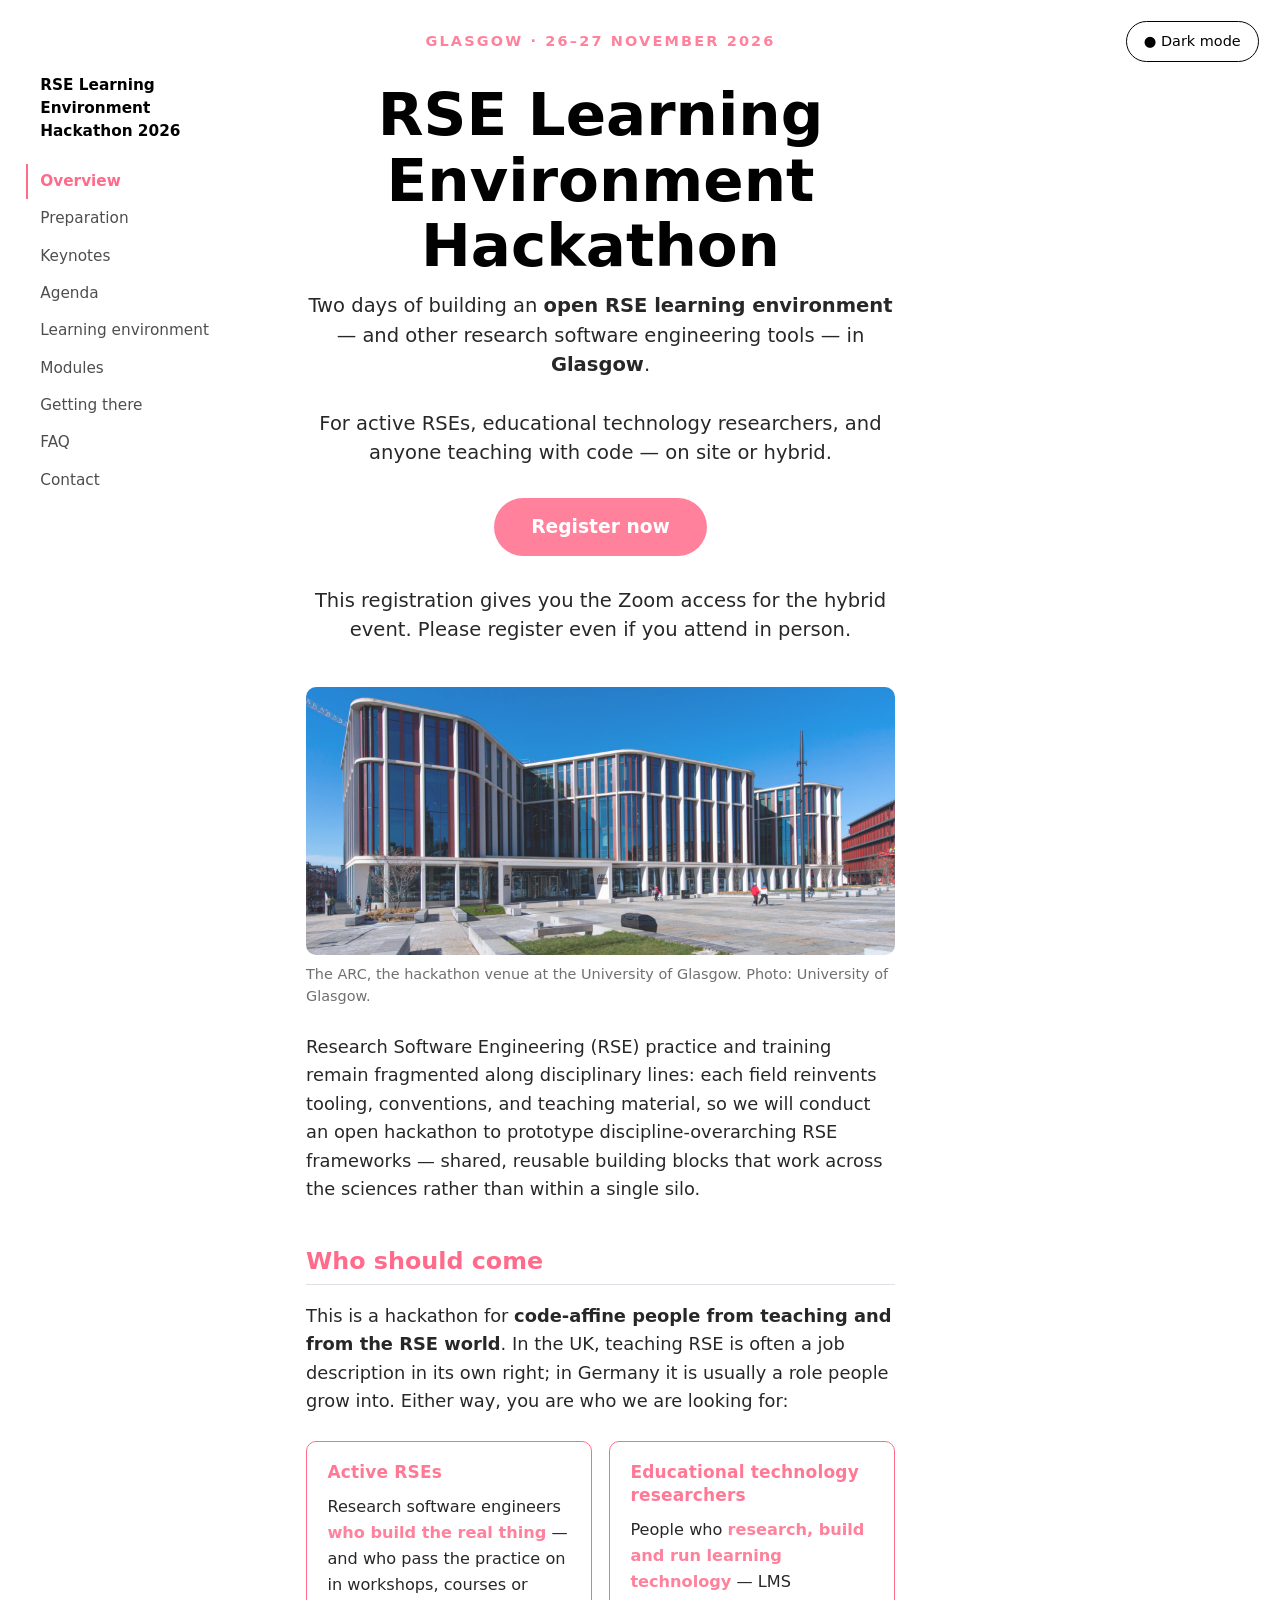
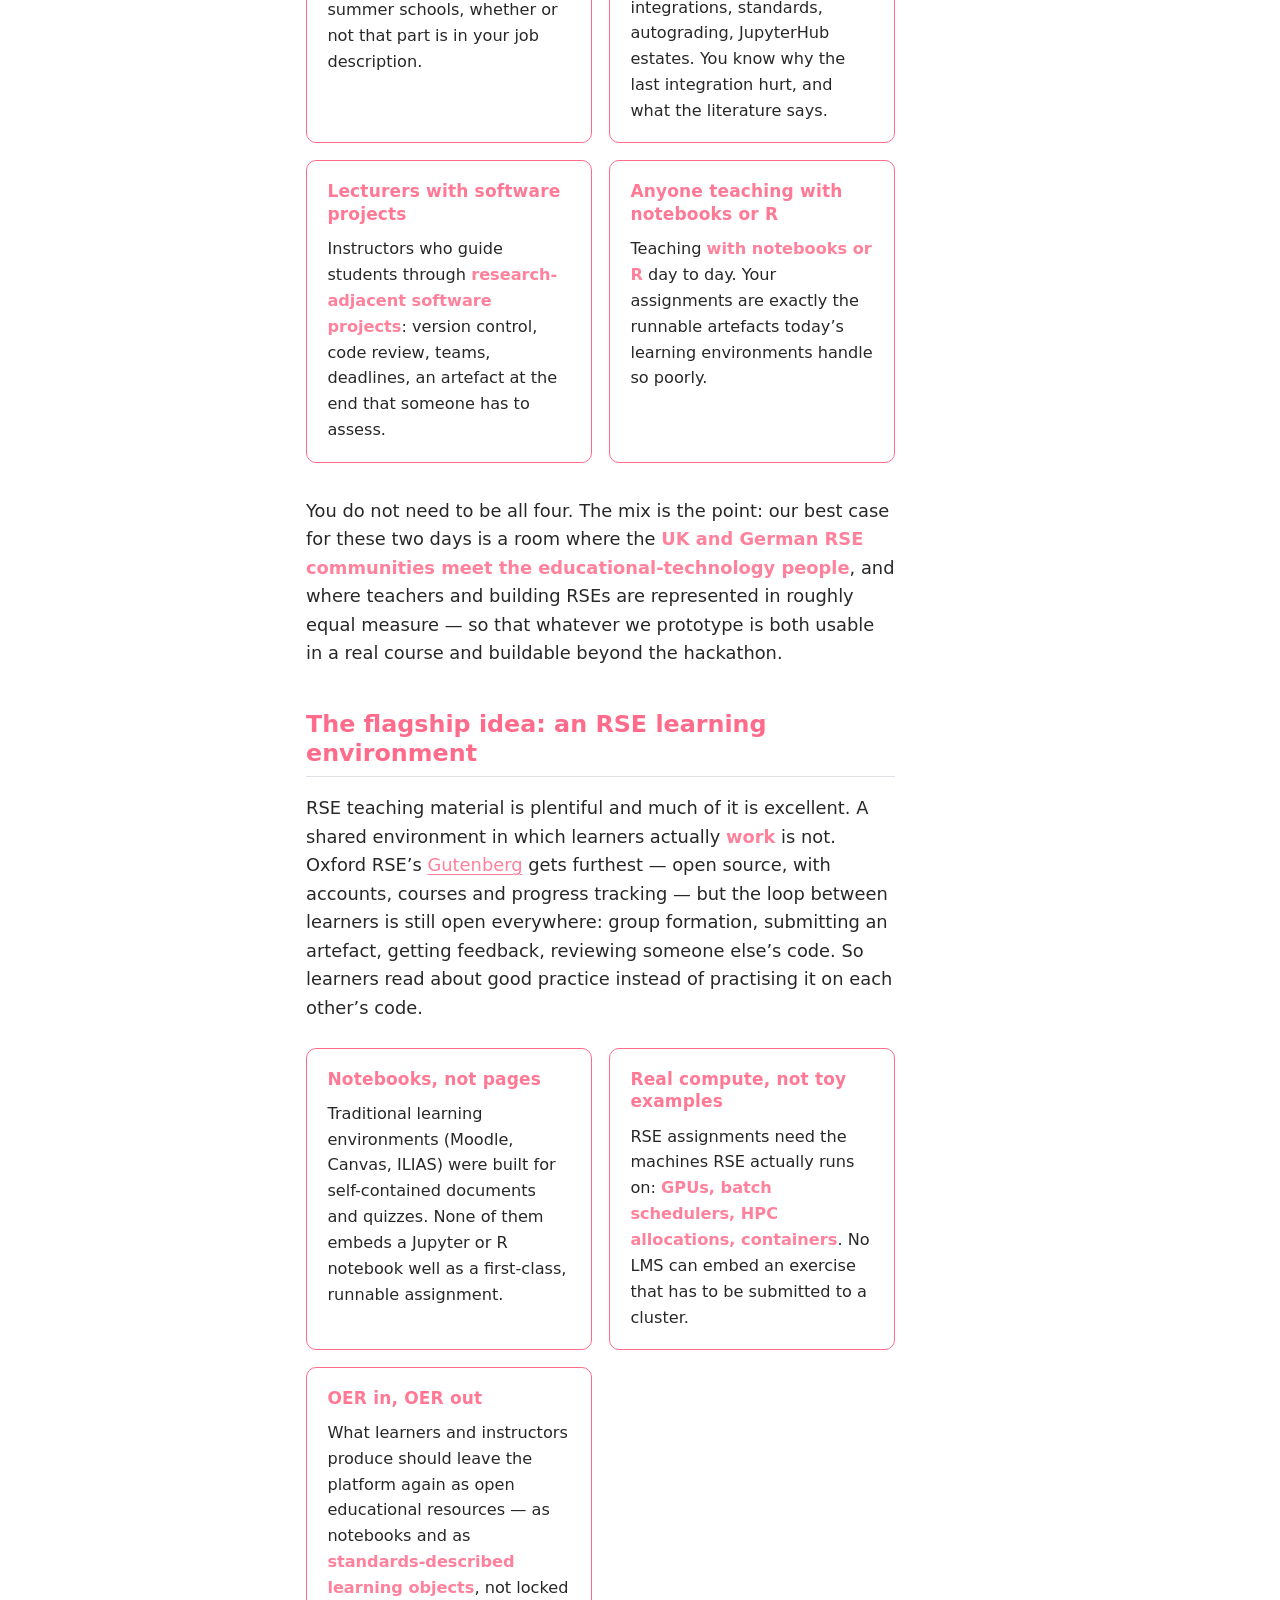
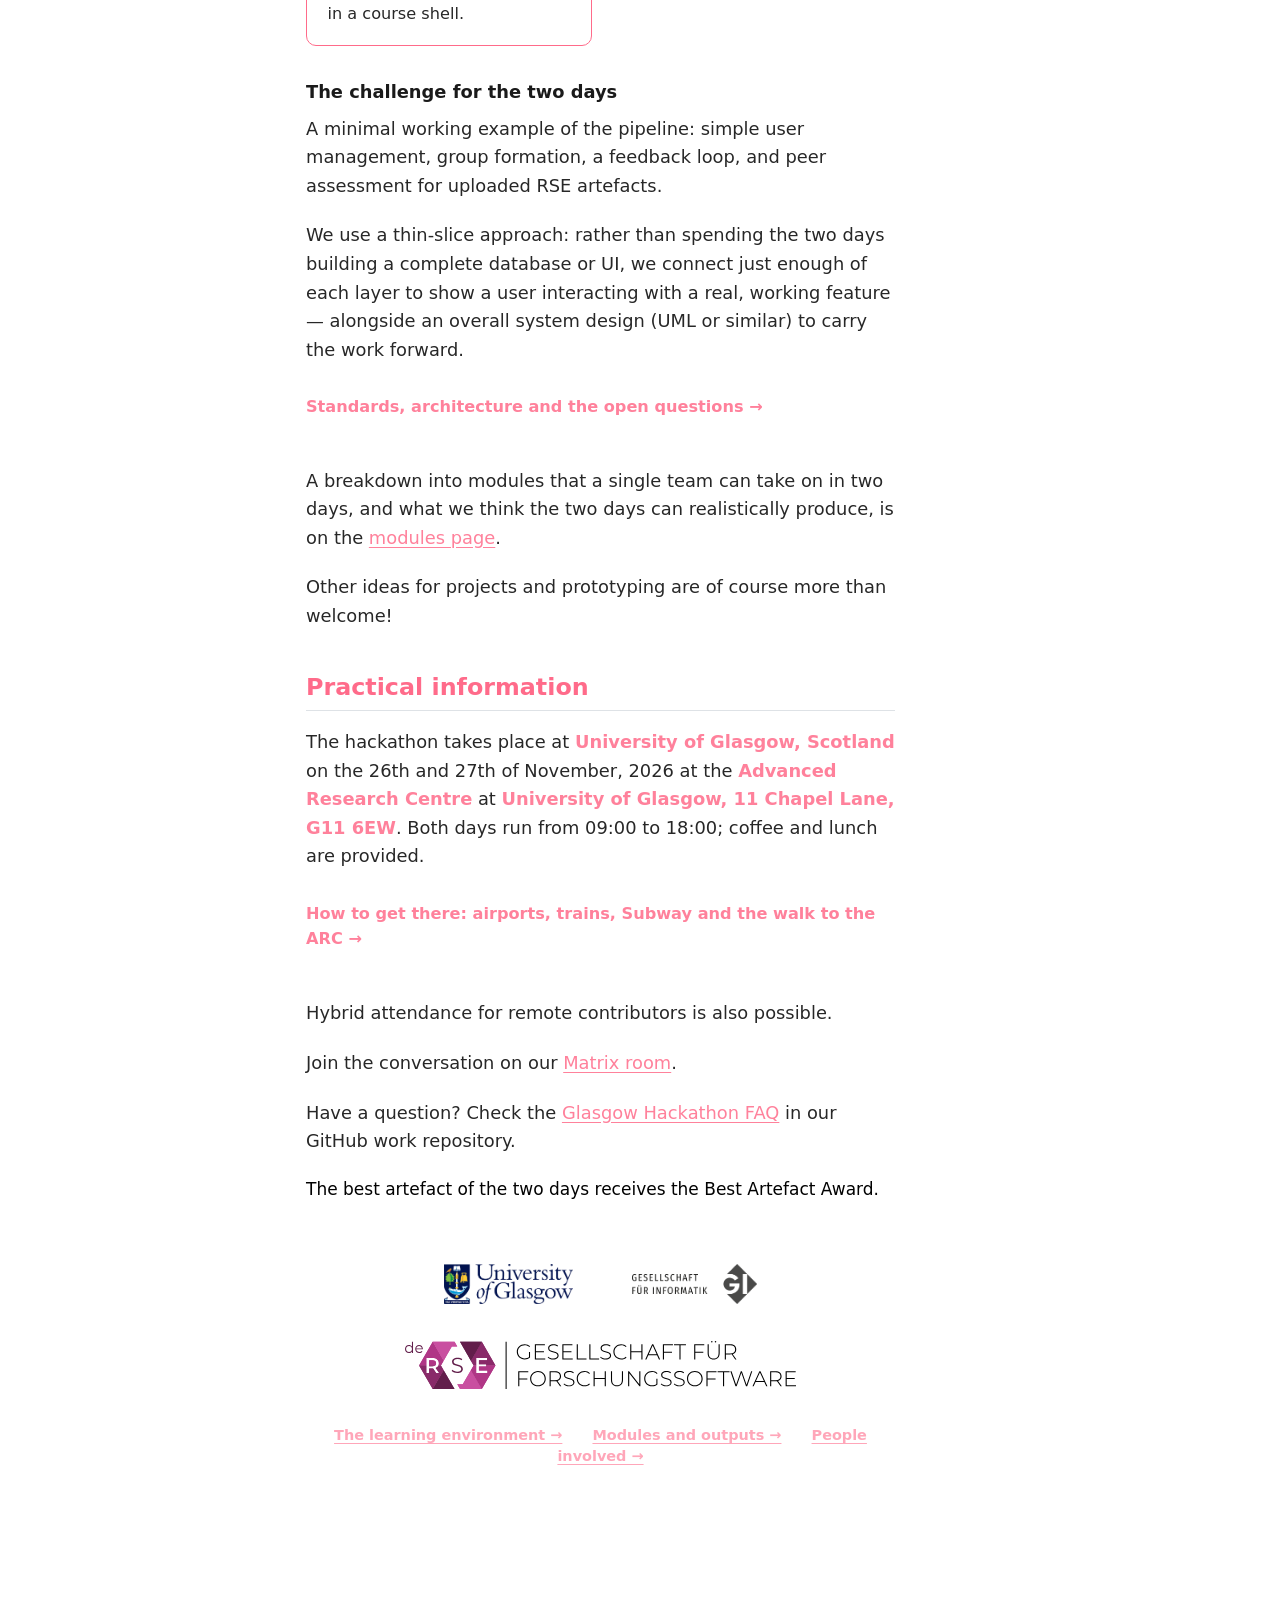
<file: index.html>
<!DOCTYPE html>
<html xmlns="http://www.w3.org/1999/xhtml" lang="en" xml:lang="en"><head>

<meta charset="utf-8">
<meta name="generator" content="quarto-1.11.9">

<meta name="viewport" content="width=device-width, initial-scale=1.0, user-scalable=yes">


<title>RSE Learning Environment Hackathon 2026</title>
<style>
/* Default styles provided by pandoc.
** See https://pandoc.org/MANUAL.html#variables-for-html for config info.
*/
span.smallcaps{font-variant: small-caps;}
div.columns{display: flex; gap: 1.5em;}
div.column{flex: auto;}
@media screen {
div.columns{gap: min(4vw, 1.5em);}
div.column{overflow-x: auto;}
}
div.hanging-indent{margin-left: 1.5em; text-indent: -1.5em;}
ul.task-list{list-style: none;}
ul.task-list li input[type="checkbox"] {
  width: 0.8em;
  margin: 0 0.8em 0.2em -1em; /* quarto-specific, see https://github.com/quarto-dev/quarto-cli/issues/4556 */ 
  vertical-align: middle;
}
</style>


<script src="site_libs/quarto-nav/quarto-nav.js"></script>
<script src="site_libs/clipboard/clipboard.min.js"></script>
<script src="site_libs/quarto-search/autocomplete.umd.js"></script>
<script src="site_libs/quarto-search/fuse.min.js"></script>
<script src="site_libs/quarto-search/quarto-search.js"></script>
<meta name="quarto:offset" content="./">
<script src="site_libs/quarto-html/quarto.js" type="module"></script>
<script src="site_libs/quarto-html/tabsets/tabsets.js" type="module"></script>
<script src="site_libs/quarto-html/scrollable-regions/scrollable-regions.js" type="module"></script>
<script src="site_libs/quarto-html/popper.min.js"></script>
<script src="site_libs/quarto-html/tippy.umd.min.js"></script>
<script src="site_libs/quarto-html/anchor.min.js"></script>
<link href="site_libs/quarto-html/tippy.css" rel="stylesheet">
<link href="site_libs/quarto-html/quarto-syntax-highlighting-63b5708e65d6cd79cd7618c58d0c21e7.css" rel="stylesheet" id="quarto-text-highlighting-styles">
<script src="site_libs/bootstrap/bootstrap.min.js"></script>
<link href="site_libs/bootstrap/bootstrap-icons.css" rel="stylesheet">
<link href="site_libs/bootstrap/bootstrap-49ae317fcdc1ec168ae28e3f59788e2d.min.css" rel="stylesheet" append-hash="true" id="quarto-bootstrap" data-mode="light">
<script id="quarto-search-options" type="application/json">{
  "location": "sidebar",
  "copy-button": false,
  "collapse-after": 3,
  "panel-placement": "start",
  "type": "textbox",
  "limit": 50,
  "keyboard-shortcut": [
    "f",
    "/",
    "s"
  ],
  "show-item-context": false,
  "language": {
    "search-no-results-text": "No results",
    "search-matching-documents-text": "matching documents",
    "search-copy-link-title": "Copy link to search",
    "search-hide-matches-text": "Hide additional matches",
    "search-more-match-text": "more match in this document",
    "search-more-matches-text": "more matches in this document",
    "search-clear-button-title": "Clear",
    "search-text-placeholder": "",
    "search-detached-cancel-button-title": "Cancel",
    "search-submit-button-title": "Submit",
    "search-label": "Search"
  }
}</script>


</head>

<body class="quarto-light"><a id="quarto-skip-link" class="visually-hidden-focusable" href="#quarto-document-content">Skip to main content</a>

<div id="quarto-search-results"></div>
<!-- content -->
<div id="quarto-content" class="quarto-container page-columns page-rows-contents page-layout-full">
<!-- sidebar -->
<!-- margin-sidebar -->
    
<!-- main -->
<main class="content column-page" id="quarto-document-content" tabindex="-1"><header id="title-block-header" class="quarto-title-block"></header>
<nav class="site-nav" aria-label="Site">
  <a class="site-nav-title" href="index.html">RSE Learning Environment Hackathon 2026</a>
  <a href="index.html">Overview</a>
  <a href="preparation.html">Preparation</a>
  <a href="keynotes.html">Keynotes</a>
  <a href="agenda.html">Agenda</a>
  <a href="learning-environment.html">Learning environment</a>
  <a href="modules.html">Modules</a>
  <a href="getting-there.html">Getting there</a>
  <a href="https://github.com/juliandehne/rse_learning_environment/wiki/Glasgow-Hackathon-FAQ" target="_blank" rel="noopener">FAQ</a>
  <a href="contacts.html">Contact</a>
</nav>
<script>
(function () {
  var page = location.pathname.split('/').pop() || 'index.html';
  document.querySelectorAll('.site-nav a:not(.site-nav-title)').forEach(function (a) {
    if (a.getAttribute('href') === page) a.setAttribute('aria-current', 'page');
  });
})();
</script>




<div class="hero">
<div class="hero-top">
<p><span class="eyebrow">Glasgow · 26–27 November 2026</span></p>
<section id="rse-learning-environment-hackathon" class="level1">
<h1>RSE Learning Environment Hackathon</h1>
<p>Two days of building an <strong>open RSE learning environment</strong> — and other research software engineering tools — in <strong>Glasgow</strong>.</p>
<p>For active RSEs, educational technology researchers, and anyone teaching with code — on site or hybrid.</p>
<p><a href="https://uni-bonn.zoom-x.de/meeting/register/XrfyBhd4SVaFdYomJXwidg" class="cta" target="_blank">Register now</a></p>
<p>This registration gives you the Zoom access for the hybrid event. Please register even if you attend in person.</p>
</section>
</div>
<div class="hero-body">
<div class="quarto-figure quarto-figure-center">
<figure class="figure">
<p><img src="venue/arc-exterior.jpg" class="venue-photo img-fluid figure-img" alt="The ARC, a curved glass-and-white building, against a clear blue sky"></p>
<figcaption>The ARC, the hackathon venue at the University of Glasgow. Photo: University of Glasgow.</figcaption>
</figure>
</div>
<p>Research Software Engineering (RSE) practice and training remain fragmented along disciplinary lines: each field reinvents tooling, conventions, and teaching material, so we will conduct an open hackathon to prototype discipline-overarching RSE frameworks — shared, reusable building blocks that work across the sciences rather than within a single silo.</p>
<section id="who-should-come" class="level2">
<h2 class="anchored" data-anchor-id="who-should-come">Who should come</h2>
<p>This is a hackathon for <strong>code-affine people from teaching and from the RSE world</strong>. In the UK, teaching RSE is often a job description in its own right; in Germany it is usually a role people grow into. Either way, you are who we are looking for:</p>
<div class="why-grid">
<section id="active-rses" class="level3 why-card">
<h3 class="anchored" data-anchor-id="active-rses">Active RSEs</h3>
<p>Research software engineers <span class="highlight">who build the real thing</span> — and who pass the practice on in workshops, courses or summer schools, whether or not that part is in your job description.</p>
</section>
<section id="educational-technology-researchers" class="level3 why-card">
<h3 class="anchored" data-anchor-id="educational-technology-researchers">Educational technology researchers</h3>
<p>People who <span class="highlight">research, build and run learning technology</span> — LMS integrations, standards, autograding, JupyterHub estates. You know why the last integration hurt, and what the literature says.</p>
</section>
<section id="lecturers-with-software-projects" class="level3 why-card">
<h3 class="anchored" data-anchor-id="lecturers-with-software-projects">Lecturers with software projects</h3>
<p>Instructors who guide students through <span class="highlight">research-adjacent software projects</span>: version control, code review, teams, deadlines, an artefact at the end that someone has to assess.</p>
</section>
<section id="anyone-teaching-with-notebooks-or-r" class="level3 why-card">
<h3 class="anchored" data-anchor-id="anyone-teaching-with-notebooks-or-r">Anyone teaching with notebooks or R</h3>
<p>Teaching <span class="highlight">with notebooks or R</span> day to day. Your assignments are exactly the runnable artefacts today’s learning environments handle so poorly.</p>
</section>
</div>
<p>You do not need to be all four. The mix is the point: our best case for these two days is a room where the <span class="highlight">UK and German RSE communities meet the educational-technology people</span>, and where teachers and building RSEs are represented in roughly equal measure — so that whatever we prototype is both usable in a real course and buildable beyond the hackathon.</p>
</section>
<section id="the-flagship-idea-an-rse-learning-environment" class="level2">
<h2 class="anchored" data-anchor-id="the-flagship-idea-an-rse-learning-environment">The flagship idea: an RSE learning environment</h2>
<p>RSE teaching material is plentiful and much of it is excellent. A shared environment in which learners actually <em>work</em> is not. Oxford RSE’s <a href="https://www.rse.ox.ac.uk/gutenberg">Gutenberg</a> gets furthest — open source, with accounts, courses and progress tracking — but the loop between learners is still open everywhere: group formation, submitting an artefact, getting feedback, reviewing someone else’s code. So learners read about good practice instead of practising it on each other’s code.</p>
<div class="why-grid">
<section id="notebooks-not-pages" class="level3 why-card">
<h3 class="anchored" data-anchor-id="notebooks-not-pages">Notebooks, not pages</h3>
<p>Traditional learning environments (Moodle, Canvas, ILIAS) were built for self-contained documents and quizzes. None of them embeds a Jupyter or R notebook well as a first-class, runnable assignment.</p>
</section>
<section id="real-compute-not-toy-examples" class="level3 why-card">
<h3 class="anchored" data-anchor-id="real-compute-not-toy-examples">Real compute, not toy examples</h3>
<p>RSE assignments need the machines RSE actually runs on: <span class="highlight">GPUs, batch schedulers, HPC allocations, containers</span>. No LMS can embed an exercise that has to be submitted to a cluster.</p>
</section>
<section id="oer-in-oer-out" class="level3 why-card">
<h3 class="anchored" data-anchor-id="oer-in-oer-out">OER in, OER out</h3>
<p>What learners and instructors produce should leave the platform again as open educational resources — as notebooks and as <span class="highlight">standards-described learning objects</span>, not locked in a course shell.</p>
</section>
</div>
<section id="the-challenge-for-the-two-days" class="level3">
<h3 class="anchored" data-anchor-id="the-challenge-for-the-two-days">The challenge for the two days</h3>
<p>A minimal working example of the pipeline: simple user management, group formation, a feedback loop, and peer assessment for uploaded RSE artefacts.</p>
<p>We use a thin-slice approach: rather than spending the two days building a complete database or UI, we connect just enough of each layer to show a user interacting with a real, working feature — alongside an overall system design (UML or similar) to carry the work forward.</p>
<p><a href="learning-environment.html" class="people-link">Standards, architecture and the open questions →</a></p>
<p>A breakdown into modules that a single team can take on in two days, and what we think the two days can realistically produce, is on the <a href="modules.html">modules page</a>.</p>
<p>Other ideas for projects and prototyping are of course more than welcome!</p>
</section>
</section>
<section id="practical-information" class="level2">
<h2 class="anchored" data-anchor-id="practical-information">Practical information</h2>
<p>The hackathon takes place at <span class="highlight">University of Glasgow, Scotland</span> on the 26th and 27th of November, 2026 at the <span class="highlight">Advanced Research Centre</span> at <em>University of Glasgow, 11 Chapel Lane, G11 6EW</em>. Both days run from 09:00 to 18:00; coffee and lunch are provided.</p>
<p><a href="getting-there.html" class="people-link">How to get there: airports, trains, Subway and the walk to the ARC →</a></p>
<p>Hybrid attendance for remote contributors is also possible.</p>
<p>Join the conversation on our <a href="https://matrix.to/#/#rse-hackathon-glasgow-:matrix.org">Matrix room</a>.</p>
<p>Have a question? Check the <a href="https://github.com/juliandehne/rse_learning_environment/wiki/Glasgow-Hackathon-FAQ" target="_blank">Glasgow Hackathon FAQ</a> in our GitHub work repository.</p>
</section>
</div>
<p>The best artefact of the two days receives the Best Artefact Award.</p>
<div class="logo-row">
<p><a href="https://www.gla.ac.uk" class="logo-box"><img src="uni-glasgow-logo.png" class="img-fluid" alt="University of Glasgow"></a> <a href="https://gi.de/en/" class="logo-box"><img src="GI_R.png" class="img-fluid" alt="German Informatics Society (GI)"></a></p>
<p><a class="logo-box logo-box-large" href="https://de-rse.org/en/" target="_blank" rel="noopener"><img src="de-RSE-logo-text-colour.svg" alt="de-RSE — Society for Research Software"></a></p>
</div>
<div class="organizers">
<p><a href="learning-environment.html" class="people-link">The learning environment →</a> <a href="modules.html" class="people-link">Modules and outputs →</a> <a href="contacts.html" class="people-link">People involved →</a></p>
</div>
</div>
<button id="theme-toggle" class="theme-toggle" aria-label="Toggle light and dark mode">
● Dark mode
</button>
<script>
(function () {
  var root = document.documentElement;
  var btn = document.getElementById('theme-toggle');
  var stored = localStorage.getItem('theme-v2');
  function setDark() {
    root.setAttribute('data-theme', 'dark');
    btn.textContent = '☀ Light mode';
  }
  function setLight() {
    root.removeAttribute('data-theme');
    btn.textContent = '● Dark mode';
  }
  if (stored === 'dark') setDark();
  btn.addEventListener('click', function () {
    var isDark = root.getAttribute('data-theme') === 'dark';
    if (isDark) {
      setLight();
      localStorage.setItem('theme-v2', 'light');
    } else {
      setDark();
      localStorage.setItem('theme-v2', 'dark');
    }
  });
})();
</script>



</main> <!-- /main -->
<script id="quarto-html-after-body" type="application/javascript">
  window.document.addEventListener("DOMContentLoaded", function (event) {
    const icon = "";
    const anchorJS = new window.AnchorJS();
    anchorJS.options = {
      placement: 'right',
      icon: icon
    };
    anchorJS.add('.anchored');
    const isCodeAnnotation = (el) => {
      for (const clz of el.classList) {
        if (clz.startsWith('code-annotation-')) {                     
          return true;
        }
      }
      return false;
    }
    const onCopySuccess = function(e) {
      // button target
      const button = e.trigger;
      // don't keep focus
      button.blur();
      // flash "checked"
      button.classList.add('code-copy-button-checked');
      var currentTitle = button.getAttribute("title");
      button.setAttribute("title", "Copied!");
      let tooltip;
      if (window.bootstrap) {
        button.setAttribute("data-bs-toggle", "tooltip");
        button.setAttribute("data-bs-placement", "left");
        button.setAttribute("data-bs-title", "Copied!");
        tooltip = new bootstrap.Tooltip(button, 
          { trigger: "manual", 
            customClass: "code-copy-button-tooltip",
            offset: [0, -8]});
        tooltip.show();    
      }
      setTimeout(function() {
        if (tooltip) {
          tooltip.hide();
          button.removeAttribute("data-bs-title");
          button.removeAttribute("data-bs-toggle");
          button.removeAttribute("data-bs-placement");
        }
        button.setAttribute("title", currentTitle);
        button.classList.remove('code-copy-button-checked');
      }, 1000);
      // clear code selection
      e.clearSelection();
    }
    const getTextToCopy = function(trigger) {
      const outerScaffold = trigger.parentElement.cloneNode(true);
      const codeEl = outerScaffold.querySelector('code');
      for (const childEl of codeEl.children) {
        if (isCodeAnnotation(childEl)) {
          childEl.remove();
        }
      }
      return codeEl.innerText;
    }
    const clipboard = new window.ClipboardJS('.code-copy-button:not([data-in-quarto-modal])', {
      text: getTextToCopy
    });
    clipboard.on('success', onCopySuccess);
    if (window.document.getElementById('quarto-embedded-source-code-modal')) {
      const clipboardModal = new window.ClipboardJS('.code-copy-button[data-in-quarto-modal]', {
        text: getTextToCopy,
        container: window.document.getElementById('quarto-embedded-source-code-modal')
      });
      clipboardModal.on('success', onCopySuccess);
    }
      var localhostRegex = new RegExp(/^(?:http|https):\/\/localhost\:?[0-9]*\//);
      var mailtoRegex = new RegExp(/^mailto:/);
        var filterRegex = new RegExp("https:\/\/personalhel\.github\.io\/RSE-hackathon\/");
      var isInternal = (href) => {
          return filterRegex.test(href) || localhostRegex.test(href) || mailtoRegex.test(href);
      }
      // Inspect non-navigation links and adorn them if external
      window.quartoDecorateExternalLinks = function (root) {
     var links = (root || window.document).querySelectorAll('a[href]:not(.nav-link):not(.navbar-brand):not(.toc-action):not(.sidebar-link):not(.sidebar-item-toggle):not(.pagination-link):not(.no-external):not([aria-hidden]):not(.dropdown-item):not(.quarto-navigation-tool):not(.about-link)');
      for (var i=0; i<links.length; i++) {
        const link = links[i];
        if (!isInternal(link.href)) {
          // undo the damage that might have been done by quarto-nav.js in the case of
          // links that we want to consider external
          if (link.dataset.originalHref !== undefined) {
            link.href = link.dataset.originalHref;
          }
          if (!link.classList.contains('no-external-icon')) {
          }
        }
      }
      };
      window.quartoDecorateExternalLinks(window.document);
    // Esc closes the popup (WCAG 1.4.13) and focus leaving both trigger and
    // popup closes it (WCAG 2.4.11); tippy handles neither for interactive popups.
    const hideOnEscAndFocusOut = {
      name: 'hideOnEscAndFocusOut',
      defaultValue: true,
      fn(instance) {
        const dismiss = () => {
          // A show scheduled by the trigger delay would otherwise reopen it
          instance.clearDelayTimeouts();
          instance.hide();
        };
        const onKeyDown = (event) => {
          if (event.key !== 'Escape') {
            return;
          }
          // Keep Esc from also reaching page handlers (e.g. reveal.js overview),
          // except an open reveal.js slide menu, which Esc should close too.
          // The menu handles keys only when its keyboard option is on.
          const menuHandlesEsc = window.Reveal?.getPlugin?.('menu')?.isOpen() &&
            window.Reveal.getConfig().menu?.keyboard !== false;
          if (!menuHandlesEsc) {
            event.stopPropagation();
          }
          if (instance.popper.contains(window.document.activeElement)) {
            // Disabled while refocusing so the focus trigger does not reopen it
            instance.disable();
            instance.reference.focus();
            instance.enable();
          }
          dismiss();
        };
        const onFocusOut = (event) => {
          const target = event.relatedTarget;
          if (target && !instance.reference.contains(target) &&
              !instance.popper.contains(target)) {
            dismiss();
          }
        };
        // On the trigger too: a click trigger (code-annotations: select) has no
        // blur handling. Attached for the instance's lifetime so leaving the
        // trigger also cancels a show still pending on the trigger delay.
        instance.reference.addEventListener('focusout', onFocusOut);
        return {
          onShow() {
            window.document.addEventListener('keydown', onKeyDown, true);
            instance.popper.addEventListener('focusout', onFocusOut);
          },
          onHide() {
            window.document.removeEventListener('keydown', onKeyDown, true);
            instance.popper.removeEventListener('focusout', onFocusOut);
          },
          onDestroy() {
            instance.reference.removeEventListener('focusout', onFocusOut);
          },
        };
      },
    };
    function tippyHover(el, contentFn, onTriggerFn, onUntriggerFn) {
      const config = {
        allowHTML: true,
        maxWidth: 500,
        delay: 100,
        arrow: false,
        appendTo: function(el) {
            return el.parentElement;
        },
        interactive: true,
        interactiveBorder: 10,
        theme: 'quarto',
        placement: 'bottom-start',
        plugins: [hideOnEscAndFocusOut],
      };
      if (contentFn) {
        config.content = contentFn;
      }
      if (onTriggerFn) {
        config.onTrigger = onTriggerFn;
      }
      if (onUntriggerFn) {
        config.onUntrigger = onUntriggerFn;
      }
      window.tippy(el, config); 
    }
    const noterefs = window.document.querySelectorAll('a[role="doc-noteref"]');
    for (var i=0; i<noterefs.length; i++) {
      const ref = noterefs[i];
      tippyHover(ref, function() {
        // use id or data attribute instead here
        let href = ref.getAttribute('data-footnote-href') || ref.getAttribute('href');
        try { href = new URL(href).hash; } catch {}
        const id = href.replace(/^#\/?/, "");
        const note = window.document.getElementById(id);
        if (note) {
          return note.innerHTML;
        } else {
          return "";
        }
      });
    }
    const xrefs = window.document.querySelectorAll('a.quarto-xref');
    const processXRef = (id, note) => {
      // Strip column container classes
      const stripColumnClz = (el) => {
        el.classList.remove("page-full", "page-columns");
        if (el.children) {
          for (const child of el.children) {
            stripColumnClz(child);
          }
        }
      }
      stripColumnClz(note)
      if (id === null || id.startsWith('sec-')) {
        // Special case sections, only their first couple elements
        const container = document.createElement("div");
        if (note.children && note.children.length > 2) {
          container.appendChild(note.children[0].cloneNode(true));
          for (let i = 1; i < note.children.length; i++) {
            const child = note.children[i];
            if (child.tagName === "P" && child.innerText === "") {
              continue;
            } else {
              container.appendChild(child.cloneNode(true));
              break;
            }
          }
          if (window.Quarto?.typesetMath) {
            window.Quarto.typesetMath(container);
          }
          return container.innerHTML
        } else {
          if (window.Quarto?.typesetMath) {
            window.Quarto.typesetMath(note);
          }
          return note.innerHTML;
        }
      } else {
        // Remove any anchor links if they are present
        const anchorLink = note.querySelector('a.anchorjs-link');
        if (anchorLink) {
          anchorLink.remove();
        }
        if (window.Quarto?.typesetMath) {
          window.Quarto.typesetMath(note);
        }
        if (note.classList.contains("callout")) {
          return note.outerHTML;
        } else {
          return note.innerHTML;
        }
      }
    }
    for (var i=0; i<xrefs.length; i++) {
      const xref = xrefs[i];
      tippyHover(xref, undefined, function(instance) {
        instance.disable();
        let url = xref.getAttribute('href');
        let hash = undefined; 
        if (url.startsWith('#')) {
          hash = url;
        } else {
          try { hash = new URL(url).hash; } catch {}
        }
        if (hash) {
          const id = hash.replace(/^#\/?/, "");
          const note = window.document.getElementById(id);
          if (note !== null) {
            try {
              const html = processXRef(id, note.cloneNode(true));
              instance.setContent(html);
            } finally {
              instance.enable();
              instance.show();
            }
          } else {
            // See if we can fetch this
            fetch(url.split('#')[0])
            .then(res => res.text())
            .then(html => {
              const parser = new DOMParser();
              const htmlDoc = parser.parseFromString(html, "text/html");
              const note = htmlDoc.getElementById(id);
              if (note !== null) {
                const html = processXRef(id, note);
                instance.setContent(html);
              } 
            }).finally(() => {
              instance.enable();
              instance.show();
            });
          }
        } else {
          // See if we can fetch a full url (with no hash to target)
          // This is a special case and we should probably do some content thinning / targeting
          fetch(url)
          .then(res => res.text())
          .then(html => {
            const parser = new DOMParser();
            const htmlDoc = parser.parseFromString(html, "text/html");
            const note = htmlDoc.querySelector('main.content');
            if (note !== null) {
              // This should only happen for chapter cross references
              // (since there is no id in the URL)
              // remove the first header
              if (note.children.length > 0 && note.children[0].tagName === "HEADER") {
                note.children[0].remove();
              }
              const html = processXRef(null, note);
              instance.setContent(html);
            } 
          }).finally(() => {
            instance.enable();
            instance.show();
          });
        }
      }, function(instance) {
      });
    }
        let selectedAnnoteEl;
        const selectorForAnnotation = ( cell, annotation) => {
          let cellAttr = 'data-code-cell="' + cell + '"';
          let lineAttr = 'data-code-annotation="' +  annotation + '"';
          const selector = 'span[' + cellAttr + '][' + lineAttr + ']';
          return selector;
        }
        const selectCodeLines = (annoteEl) => {
          const doc = window.document;
          const targetCell = annoteEl.getAttribute("data-target-cell");
          const targetAnnotation = annoteEl.getAttribute("data-target-annotation");
          const annoteSpan = window.document.querySelector(selectorForAnnotation(targetCell, targetAnnotation));
          const lines = annoteSpan.getAttribute("data-code-lines").split(",");
          const lineIds = lines.map((line) => {
            return targetCell + "-" + line;
          })
          // Each band is positioned against its own containing block, which is
          // not the offsetParent of the lines, so place it from client rects.
          const placeBand = (band, firstEl, lastEl, codeBlock) => {
            const container = band.offsetParent;
            if (container === null) {
              return;
            }
            const containerRect = container.getBoundingClientRect();
            // Reveal.js scales slides with a transform, so convert client
            // pixels back to the CSS pixels of the container.
            const scale = containerRect.height / container.offsetHeight || 1;
            const firstRect = firstEl.getBoundingClientRect();
            const lastRect = lastEl.getBoundingClientRect();
            const top = (firstRect.top - containerRect.top) / scale - container.clientTop + container.scrollTop;
            const height = (lastRect.bottom - firstRect.top) / scale;
            band.style.top = top - 2 + "px";
            band.style.height = height + 4 + "px";
            if (codeBlock) {
              // Without the copy button wrapper, the containing block is wider
              // than the code block, so span the code block explicitly.
              const blockRect = codeBlock.getBoundingClientRect();
              band.style.left = (blockRect.left - containerRect.left) / scale - container.clientLeft + container.scrollLeft + "px";
              band.style.width = blockRect.width / scale + "px";
            }
          };
          if (lineIds.length > 0) {
            const el = window.document.getElementById(lineIds[0]);
            const lastEl = window.document.getElementById(lineIds[lineIds.length - 1]);
            const parent = el.parentElement.parentElement;
            // cook up a div (if necessary) and position it
            let div = window.document.getElementById("code-annotation-line-highlight");
            if (div === null) {
              div = window.document.createElement("div");
              div.setAttribute("id", "code-annotation-line-highlight");
              div.style.position = 'absolute';
              parent.appendChild(div);
            }
            placeBand(div, el, lastEl, parent.closest("div.sourceCode") || parent);
            let gutterDiv = window.document.getElementById("code-annotation-line-highlight-gutter");
            if (gutterDiv === null) {
              gutterDiv = window.document.createElement("div");
              gutterDiv.setAttribute("id", "code-annotation-line-highlight-gutter");
              gutterDiv.style.position = 'absolute';
              const codeCell = window.document.getElementById(targetCell);
              const gutter = codeCell.querySelector('.code-annotation-gutter');
              gutter.appendChild(gutterDiv);
            }
            placeBand(gutterDiv, el, lastEl);
            selectedAnnoteEl = annoteEl;
          }
        };
        const unselectCodeLines = () => {
          const elementsIds = ["code-annotation-line-highlight", "code-annotation-line-highlight-gutter"];
          elementsIds.forEach((elId) => {
            const div = window.document.getElementById(elId);
            if (div) {
              div.remove();
            }
          });
          selectedAnnoteEl = undefined;
        };
          // Handle positioning of the toggle
      window.addEventListener(
        "resize",
        throttle(() => {
          elRect = undefined;
          if (selectedAnnoteEl) {
            selectCodeLines(selectedAnnoteEl);
          }
        }, 10)
      );
      function throttle(fn, ms) {
      let throttle = false;
      let timer;
        return (...args) => {
          if(!throttle) { // first call gets through
              fn.apply(this, args);
              throttle = true;
          } else { // all the others get throttled
              if(timer) clearTimeout(timer); // cancel #2
              timer = setTimeout(() => {
                fn.apply(this, args);
                timer = throttle = false;
              }, ms);
          }
        };
      }
        // Attach click handler to the DT
        const annoteDls = window.document.querySelectorAll('dt[data-target-cell]');
        for (const annoteDlNode of annoteDls) {
          annoteDlNode.addEventListener('click', (event) => {
            const clickedEl = event.target;
            if (clickedEl !== selectedAnnoteEl) {
              unselectCodeLines();
              const activeEl = window.document.querySelector('dt[data-target-cell].code-annotation-active');
              if (activeEl) {
                activeEl.classList.remove('code-annotation-active');
              }
              selectCodeLines(clickedEl);
              clickedEl.classList.add('code-annotation-active');
            } else {
              // Unselect the line
              unselectCodeLines();
              clickedEl.classList.remove('code-annotation-active');
            }
          });
        }
    const findCites = (el) => {
      const parentEl = el.parentElement;
      if (parentEl) {
        const cites = parentEl.dataset.cites;
        if (cites) {
          return {
            el,
            cites: cites.split(' ')
          };
        } else {
          return findCites(el.parentElement)
        }
      } else {
        return undefined;
      }
    };
    var bibliorefs = window.document.querySelectorAll('a[role="doc-biblioref"]');
    for (var i=0; i<bibliorefs.length; i++) {
      const ref = bibliorefs[i];
      const citeInfo = findCites(ref);
      if (citeInfo) {
        tippyHover(citeInfo.el, function() {
          var popup = window.document.createElement('div');
          citeInfo.cites.forEach(function(cite) {
            var citeDiv = window.document.createElement('div');
            citeDiv.classList.add('hanging-indent');
            citeDiv.classList.add('csl-entry');
            var biblioDiv = window.document.getElementById('ref-' + cite);
            if (biblioDiv) {
              citeDiv.innerHTML = biblioDiv.innerHTML;
            }
            popup.appendChild(citeDiv);
          });
          return popup.innerHTML;
        });
      }
    }
  });
  </script>
  <script type="application/javascript">
  window.quartoScrollableRegionsLabels = {"code":"Scrollable code","output":"Scrollable output"};
  </script>
</div> <!-- /content -->




</body></html>
</file>
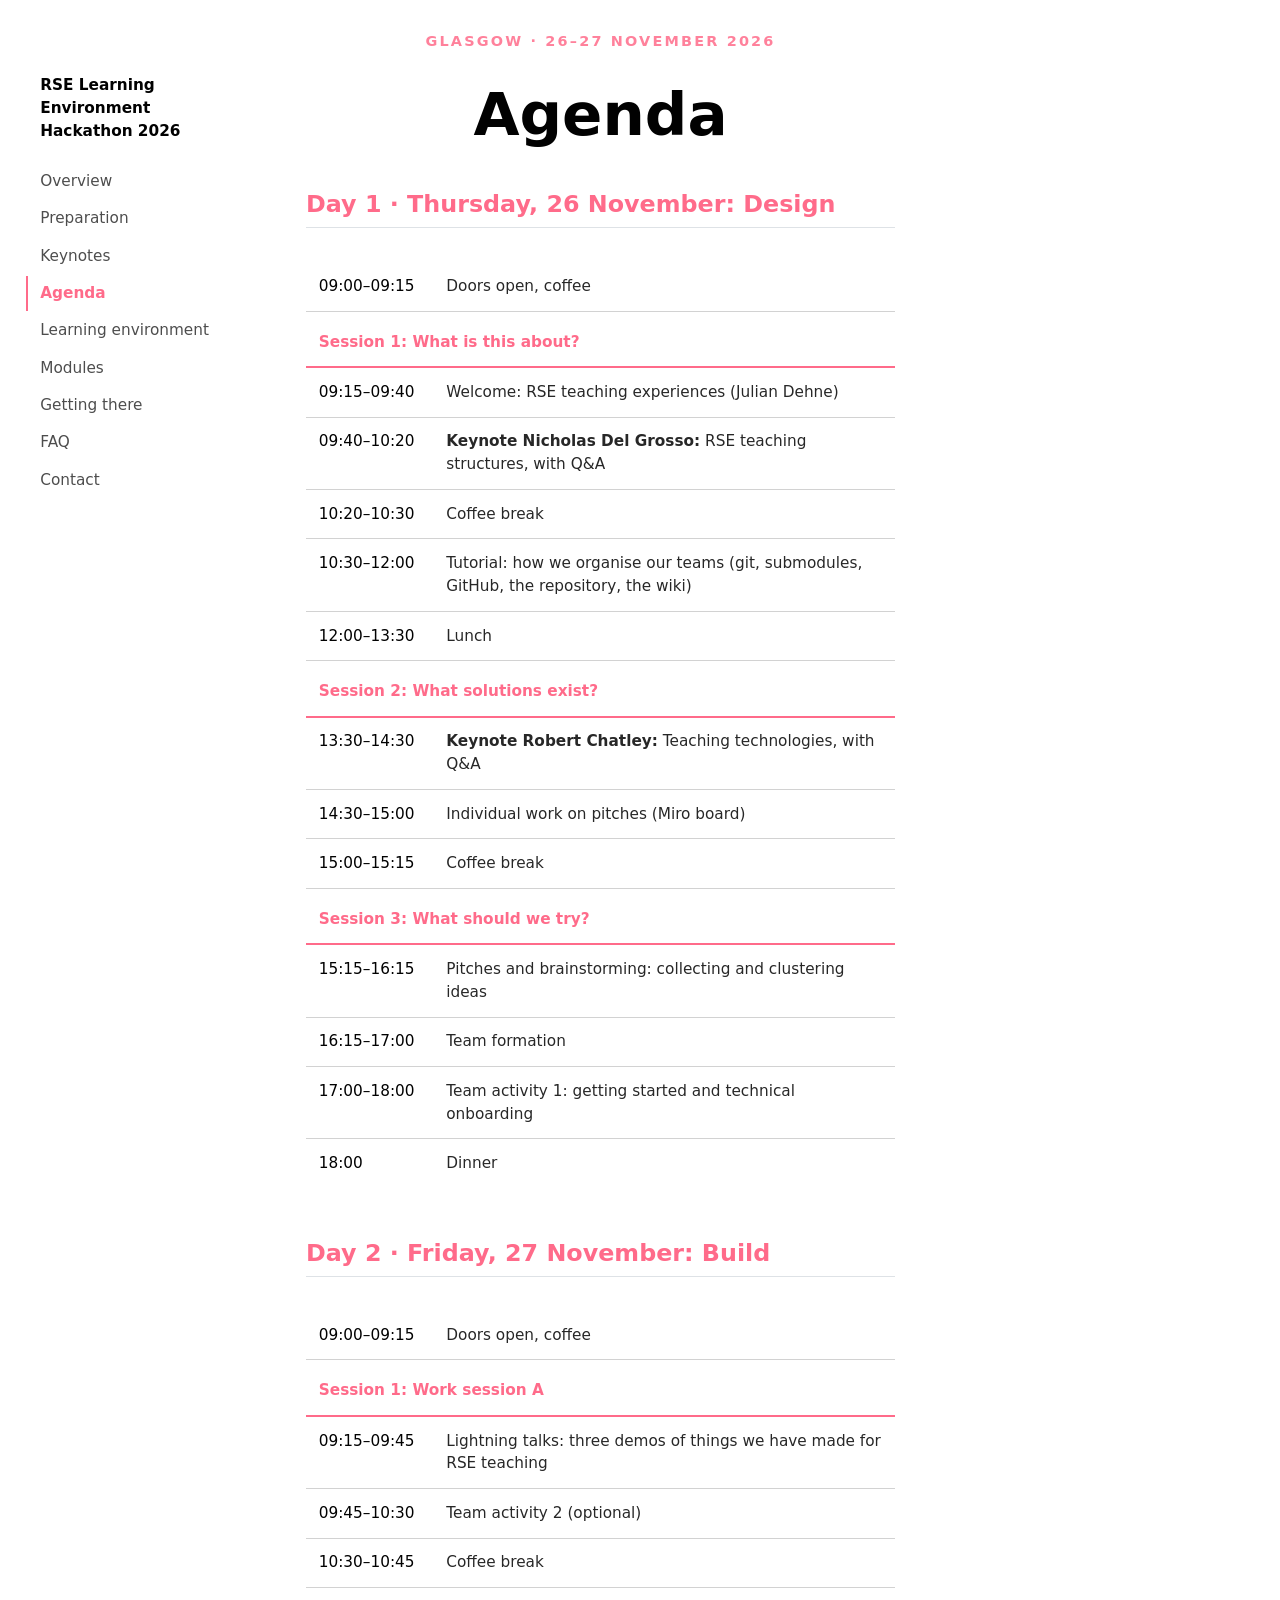
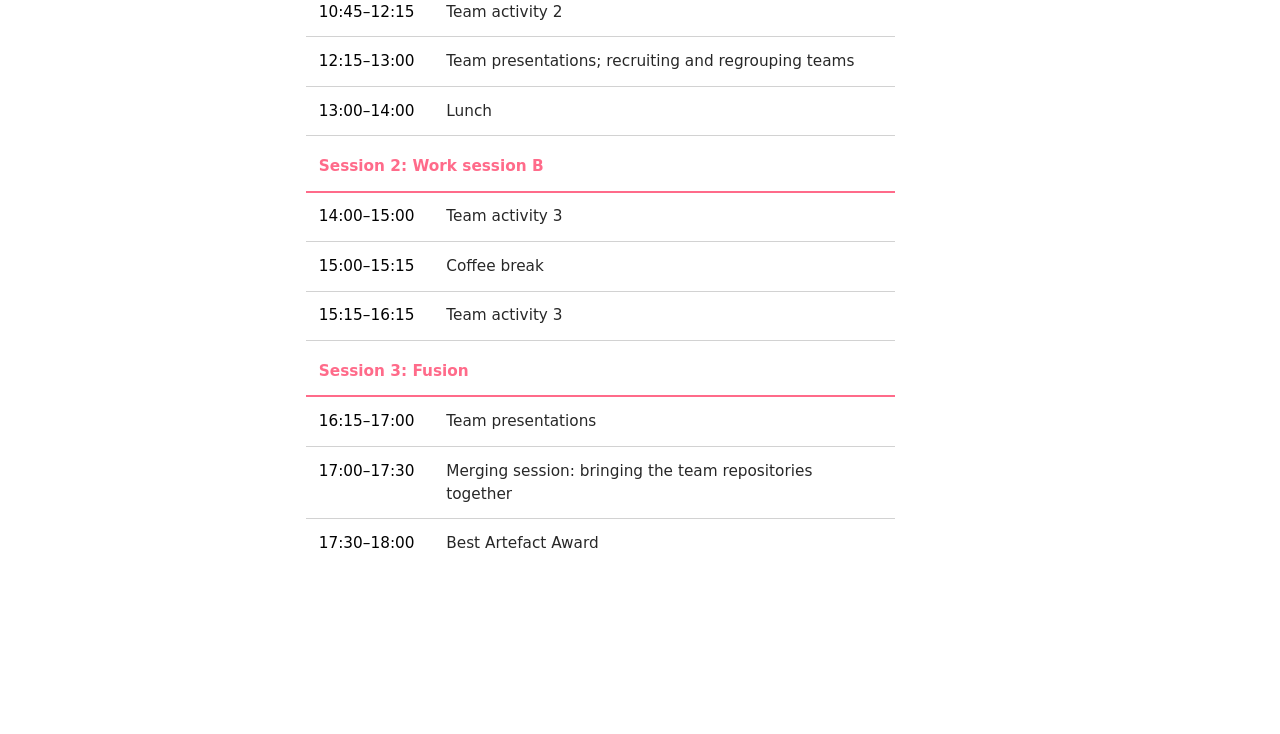
<file: agenda.html>
<!DOCTYPE html>
<html xmlns="http://www.w3.org/1999/xhtml" lang="en" xml:lang="en"><head>

<meta charset="utf-8">
<meta name="generator" content="quarto-1.11.9">

<meta name="viewport" content="width=device-width, initial-scale=1.0, user-scalable=yes">


<title>Agenda · RSE Learning Environment Hackathon 2026 – RSE Learning Environment Hackathon 2026</title>
<style>
/* Default styles provided by pandoc.
** See https://pandoc.org/MANUAL.html#variables-for-html for config info.
*/
span.smallcaps{font-variant: small-caps;}
div.columns{display: flex; gap: 1.5em;}
div.column{flex: auto;}
@media screen {
div.columns{gap: min(4vw, 1.5em);}
div.column{overflow-x: auto;}
}
div.hanging-indent{margin-left: 1.5em; text-indent: -1.5em;}
ul.task-list{list-style: none;}
ul.task-list li input[type="checkbox"] {
  width: 0.8em;
  margin: 0 0.8em 0.2em -1em; /* quarto-specific, see https://github.com/quarto-dev/quarto-cli/issues/4556 */ 
  vertical-align: middle;
}
</style>


<script src="site_libs/quarto-nav/quarto-nav.js"></script>
<script src="site_libs/clipboard/clipboard.min.js"></script>
<script src="site_libs/quarto-search/autocomplete.umd.js"></script>
<script src="site_libs/quarto-search/fuse.min.js"></script>
<script src="site_libs/quarto-search/quarto-search.js"></script>
<meta name="quarto:offset" content="./">
<script src="site_libs/quarto-html/quarto.js" type="module"></script>
<script src="site_libs/quarto-html/tabsets/tabsets.js" type="module"></script>
<script src="site_libs/quarto-html/scrollable-regions/scrollable-regions.js" type="module"></script>
<script src="site_libs/quarto-html/popper.min.js"></script>
<script src="site_libs/quarto-html/tippy.umd.min.js"></script>
<script src="site_libs/quarto-html/anchor.min.js"></script>
<link href="site_libs/quarto-html/tippy.css" rel="stylesheet">
<link href="site_libs/quarto-html/quarto-syntax-highlighting-63b5708e65d6cd79cd7618c58d0c21e7.css" rel="stylesheet" id="quarto-text-highlighting-styles">
<script src="site_libs/bootstrap/bootstrap.min.js"></script>
<link href="site_libs/bootstrap/bootstrap-icons.css" rel="stylesheet">
<link href="site_libs/bootstrap/bootstrap-49ae317fcdc1ec168ae28e3f59788e2d.min.css" rel="stylesheet" append-hash="true" id="quarto-bootstrap" data-mode="light">
<script id="quarto-search-options" type="application/json">{
  "location": "sidebar",
  "copy-button": false,
  "collapse-after": 3,
  "panel-placement": "start",
  "type": "textbox",
  "limit": 50,
  "keyboard-shortcut": [
    "f",
    "/",
    "s"
  ],
  "show-item-context": false,
  "language": {
    "search-no-results-text": "No results",
    "search-matching-documents-text": "matching documents",
    "search-copy-link-title": "Copy link to search",
    "search-hide-matches-text": "Hide additional matches",
    "search-more-match-text": "more match in this document",
    "search-more-matches-text": "more matches in this document",
    "search-clear-button-title": "Clear",
    "search-text-placeholder": "",
    "search-detached-cancel-button-title": "Cancel",
    "search-submit-button-title": "Submit",
    "search-label": "Search"
  }
}</script>


</head>

<body class="quarto-light"><a id="quarto-skip-link" class="visually-hidden-focusable" href="#quarto-document-content">Skip to main content</a>

<div id="quarto-search-results"></div>
<!-- content -->
<div id="quarto-content" class="quarto-container page-columns page-rows-contents page-layout-full">
<!-- sidebar -->
<!-- margin-sidebar -->
    
<!-- main -->
<main class="content column-page" id="quarto-document-content" tabindex="-1"><header id="title-block-header" class="quarto-title-block"></header>
<nav class="site-nav" aria-label="Site">
  <a class="site-nav-title" href="index.html">RSE Learning Environment Hackathon 2026</a>
  <a href="index.html">Overview</a>
  <a href="preparation.html">Preparation</a>
  <a href="keynotes.html">Keynotes</a>
  <a href="agenda.html">Agenda</a>
  <a href="learning-environment.html">Learning environment</a>
  <a href="modules.html">Modules</a>
  <a href="getting-there.html">Getting there</a>
  <a href="https://github.com/juliandehne/rse_learning_environment/wiki/Glasgow-Hackathon-FAQ" target="_blank" rel="noopener">FAQ</a>
  <a href="contacts.html">Contact</a>
</nav>
<script>
(function () {
  var page = location.pathname.split('/').pop() || 'index.html';
  document.querySelectorAll('.site-nav a:not(.site-nav-title)').forEach(function (a) {
    if (a.getAttribute('href') === page) a.setAttribute('aria-current', 'page');
  });
})();
</script>




<div class="hero">
<div class="hero-top">
<p><span class="eyebrow">Glasgow · 26–27 November 2026</span></p>
<section id="agenda" class="level1">
<h1>Agenda</h1>
</section>
</div>
<div class="hero-body">
<section id="day-1-thursday-26-november-design" class="level2">
<h2 class="anchored" data-anchor-id="day-1-thursday-26-november-design">Day 1 · Thursday, 26 November: Design</h2>
<div class="landscape agenda">
<table>
<tbody><tr>
<td>
09:00–09:15
</td>
<td>
Doors open, coffee
</td>
</tr>
<tr class="session">
<td colspan="2">
Session 1: What is this about?
</td>
</tr>
<tr>
<td>
09:15–09:40
</td>
<td>
Welcome: RSE teaching experiences (Julian Dehne)
</td>
</tr>
<tr>
<td>
09:40–10:20
</td>
<td>
<strong>Keynote Nicholas Del Grosso:</strong> RSE teaching structures, with Q&amp;A
</td>
</tr>
<tr>
<td>
10:20–10:30
</td>
<td>
Coffee break
</td>
</tr>
<tr>
<td>
10:30–12:00
</td>
<td>
Tutorial: how we organise our teams (git, submodules, GitHub, the repository, the wiki)
</td>
</tr>
<tr>
<td>
12:00–13:30
</td>
<td>
Lunch
</td>
</tr>
<tr class="session">
<td colspan="2">
Session 2: What solutions exist?
</td>
</tr>
<tr>
<td>
13:30–14:30
</td>
<td>
<strong>Keynote Robert Chatley:</strong> Teaching technologies, with Q&amp;A
</td>
</tr>
<tr>
<td>
14:30–15:00
</td>
<td>
Individual work on pitches (Miro board)
</td>
</tr>
<tr>
<td>
15:00–15:15
</td>
<td>
Coffee break
</td>
</tr>
<tr class="session">
<td colspan="2">
Session 3: What should we try?
</td>
</tr>
<tr>
<td>
15:15–16:15
</td>
<td>
Pitches and brainstorming: collecting and clustering ideas
</td>
</tr>
<tr>
<td>
16:15–17:00
</td>
<td>
Team formation
</td>
</tr>
<tr>
<td>
17:00–18:00
</td>
<td>
Team activity 1: getting started and technical onboarding
</td>
</tr>
<tr>
<td>
18:00
</td>
<td>
Dinner
</td>
</tr>
</tbody></table>
</div>
</section>
<section id="day-2-friday-27-november-build" class="level2">
<h2 class="anchored" data-anchor-id="day-2-friday-27-november-build">Day 2 · Friday, 27 November: Build</h2>
<div class="landscape agenda">
<table>
<tbody><tr>
<td>
09:00–09:15
</td>
<td>
Doors open, coffee
</td>
</tr>
<tr class="session">
<td colspan="2">
Session 1: Work session A
</td>
</tr>
<tr>
<td>
09:15–09:45
</td>
<td>
Lightning talks: three demos of things we have made for RSE teaching
</td>
</tr>
<tr>
<td>
09:45–10:30
</td>
<td>
Team activity 2 (optional)
</td>
</tr>
<tr>
<td>
10:30–10:45
</td>
<td>
Coffee break
</td>
</tr>
<tr>
<td>
10:45–12:15
</td>
<td>
Team activity 2
</td>
</tr>
<tr>
<td>
12:15–13:00
</td>
<td>
Team presentations; recruiting and regrouping teams
</td>
</tr>
<tr>
<td>
13:00–14:00
</td>
<td>
Lunch
</td>
</tr>
<tr class="session">
<td colspan="2">
Session 2: Work session B
</td>
</tr>
<tr>
<td>
14:00–15:00
</td>
<td>
Team activity 3
</td>
</tr>
<tr>
<td>
15:00–15:15
</td>
<td>
Coffee break
</td>
</tr>
<tr>
<td>
15:15–16:15
</td>
<td>
Team activity 3
</td>
</tr>
<tr class="session">
<td colspan="2">
Session 3: Fusion
</td>
</tr>
<tr>
<td>
16:15–17:00
</td>
<td>
Team presentations
</td>
</tr>
<tr>
<td>
17:00–17:30
</td>
<td>
Merging session: bringing the team repositories together
</td>
</tr>
<tr>
<td>
17:30–18:00
</td>
<td>
Best Artefact Award
</td>
</tr>
</tbody></table>
</div>
</section>
</div>
</div>



</main> <!-- /main -->
<script id="quarto-html-after-body" type="application/javascript">
  window.document.addEventListener("DOMContentLoaded", function (event) {
    const icon = "";
    const anchorJS = new window.AnchorJS();
    anchorJS.options = {
      placement: 'right',
      icon: icon
    };
    anchorJS.add('.anchored');
    const isCodeAnnotation = (el) => {
      for (const clz of el.classList) {
        if (clz.startsWith('code-annotation-')) {                     
          return true;
        }
      }
      return false;
    }
    const onCopySuccess = function(e) {
      // button target
      const button = e.trigger;
      // don't keep focus
      button.blur();
      // flash "checked"
      button.classList.add('code-copy-button-checked');
      var currentTitle = button.getAttribute("title");
      button.setAttribute("title", "Copied!");
      let tooltip;
      if (window.bootstrap) {
        button.setAttribute("data-bs-toggle", "tooltip");
        button.setAttribute("data-bs-placement", "left");
        button.setAttribute("data-bs-title", "Copied!");
        tooltip = new bootstrap.Tooltip(button, 
          { trigger: "manual", 
            customClass: "code-copy-button-tooltip",
            offset: [0, -8]});
        tooltip.show();    
      }
      setTimeout(function() {
        if (tooltip) {
          tooltip.hide();
          button.removeAttribute("data-bs-title");
          button.removeAttribute("data-bs-toggle");
          button.removeAttribute("data-bs-placement");
        }
        button.setAttribute("title", currentTitle);
        button.classList.remove('code-copy-button-checked');
      }, 1000);
      // clear code selection
      e.clearSelection();
    }
    const getTextToCopy = function(trigger) {
      const outerScaffold = trigger.parentElement.cloneNode(true);
      const codeEl = outerScaffold.querySelector('code');
      for (const childEl of codeEl.children) {
        if (isCodeAnnotation(childEl)) {
          childEl.remove();
        }
      }
      return codeEl.innerText;
    }
    const clipboard = new window.ClipboardJS('.code-copy-button:not([data-in-quarto-modal])', {
      text: getTextToCopy
    });
    clipboard.on('success', onCopySuccess);
    if (window.document.getElementById('quarto-embedded-source-code-modal')) {
      const clipboardModal = new window.ClipboardJS('.code-copy-button[data-in-quarto-modal]', {
        text: getTextToCopy,
        container: window.document.getElementById('quarto-embedded-source-code-modal')
      });
      clipboardModal.on('success', onCopySuccess);
    }
      var localhostRegex = new RegExp(/^(?:http|https):\/\/localhost\:?[0-9]*\//);
      var mailtoRegex = new RegExp(/^mailto:/);
        var filterRegex = new RegExp("https:\/\/personalhel\.github\.io\/RSE-hackathon\/");
      var isInternal = (href) => {
          return filterRegex.test(href) || localhostRegex.test(href) || mailtoRegex.test(href);
      }
      // Inspect non-navigation links and adorn them if external
      window.quartoDecorateExternalLinks = function (root) {
     var links = (root || window.document).querySelectorAll('a[href]:not(.nav-link):not(.navbar-brand):not(.toc-action):not(.sidebar-link):not(.sidebar-item-toggle):not(.pagination-link):not(.no-external):not([aria-hidden]):not(.dropdown-item):not(.quarto-navigation-tool):not(.about-link)');
      for (var i=0; i<links.length; i++) {
        const link = links[i];
        if (!isInternal(link.href)) {
          // undo the damage that might have been done by quarto-nav.js in the case of
          // links that we want to consider external
          if (link.dataset.originalHref !== undefined) {
            link.href = link.dataset.originalHref;
          }
          if (!link.classList.contains('no-external-icon')) {
          }
        }
      }
      };
      window.quartoDecorateExternalLinks(window.document);
    // Esc closes the popup (WCAG 1.4.13) and focus leaving both trigger and
    // popup closes it (WCAG 2.4.11); tippy handles neither for interactive popups.
    const hideOnEscAndFocusOut = {
      name: 'hideOnEscAndFocusOut',
      defaultValue: true,
      fn(instance) {
        const dismiss = () => {
          // A show scheduled by the trigger delay would otherwise reopen it
          instance.clearDelayTimeouts();
          instance.hide();
        };
        const onKeyDown = (event) => {
          if (event.key !== 'Escape') {
            return;
          }
          // Keep Esc from also reaching page handlers (e.g. reveal.js overview),
          // except an open reveal.js slide menu, which Esc should close too.
          // The menu handles keys only when its keyboard option is on.
          const menuHandlesEsc = window.Reveal?.getPlugin?.('menu')?.isOpen() &&
            window.Reveal.getConfig().menu?.keyboard !== false;
          if (!menuHandlesEsc) {
            event.stopPropagation();
          }
          if (instance.popper.contains(window.document.activeElement)) {
            // Disabled while refocusing so the focus trigger does not reopen it
            instance.disable();
            instance.reference.focus();
            instance.enable();
          }
          dismiss();
        };
        const onFocusOut = (event) => {
          const target = event.relatedTarget;
          if (target && !instance.reference.contains(target) &&
              !instance.popper.contains(target)) {
            dismiss();
          }
        };
        // On the trigger too: a click trigger (code-annotations: select) has no
        // blur handling. Attached for the instance's lifetime so leaving the
        // trigger also cancels a show still pending on the trigger delay.
        instance.reference.addEventListener('focusout', onFocusOut);
        return {
          onShow() {
            window.document.addEventListener('keydown', onKeyDown, true);
            instance.popper.addEventListener('focusout', onFocusOut);
          },
          onHide() {
            window.document.removeEventListener('keydown', onKeyDown, true);
            instance.popper.removeEventListener('focusout', onFocusOut);
          },
          onDestroy() {
            instance.reference.removeEventListener('focusout', onFocusOut);
          },
        };
      },
    };
    function tippyHover(el, contentFn, onTriggerFn, onUntriggerFn) {
      const config = {
        allowHTML: true,
        maxWidth: 500,
        delay: 100,
        arrow: false,
        appendTo: function(el) {
            return el.parentElement;
        },
        interactive: true,
        interactiveBorder: 10,
        theme: 'quarto',
        placement: 'bottom-start',
        plugins: [hideOnEscAndFocusOut],
      };
      if (contentFn) {
        config.content = contentFn;
      }
      if (onTriggerFn) {
        config.onTrigger = onTriggerFn;
      }
      if (onUntriggerFn) {
        config.onUntrigger = onUntriggerFn;
      }
      window.tippy(el, config); 
    }
    const noterefs = window.document.querySelectorAll('a[role="doc-noteref"]');
    for (var i=0; i<noterefs.length; i++) {
      const ref = noterefs[i];
      tippyHover(ref, function() {
        // use id or data attribute instead here
        let href = ref.getAttribute('data-footnote-href') || ref.getAttribute('href');
        try { href = new URL(href).hash; } catch {}
        const id = href.replace(/^#\/?/, "");
        const note = window.document.getElementById(id);
        if (note) {
          return note.innerHTML;
        } else {
          return "";
        }
      });
    }
    const xrefs = window.document.querySelectorAll('a.quarto-xref');
    const processXRef = (id, note) => {
      // Strip column container classes
      const stripColumnClz = (el) => {
        el.classList.remove("page-full", "page-columns");
        if (el.children) {
          for (const child of el.children) {
            stripColumnClz(child);
          }
        }
      }
      stripColumnClz(note)
      if (id === null || id.startsWith('sec-')) {
        // Special case sections, only their first couple elements
        const container = document.createElement("div");
        if (note.children && note.children.length > 2) {
          container.appendChild(note.children[0].cloneNode(true));
          for (let i = 1; i < note.children.length; i++) {
            const child = note.children[i];
            if (child.tagName === "P" && child.innerText === "") {
              continue;
            } else {
              container.appendChild(child.cloneNode(true));
              break;
            }
          }
          if (window.Quarto?.typesetMath) {
            window.Quarto.typesetMath(container);
          }
          return container.innerHTML
        } else {
          if (window.Quarto?.typesetMath) {
            window.Quarto.typesetMath(note);
          }
          return note.innerHTML;
        }
      } else {
        // Remove any anchor links if they are present
        const anchorLink = note.querySelector('a.anchorjs-link');
        if (anchorLink) {
          anchorLink.remove();
        }
        if (window.Quarto?.typesetMath) {
          window.Quarto.typesetMath(note);
        }
        if (note.classList.contains("callout")) {
          return note.outerHTML;
        } else {
          return note.innerHTML;
        }
      }
    }
    for (var i=0; i<xrefs.length; i++) {
      const xref = xrefs[i];
      tippyHover(xref, undefined, function(instance) {
        instance.disable();
        let url = xref.getAttribute('href');
        let hash = undefined; 
        if (url.startsWith('#')) {
          hash = url;
        } else {
          try { hash = new URL(url).hash; } catch {}
        }
        if (hash) {
          const id = hash.replace(/^#\/?/, "");
          const note = window.document.getElementById(id);
          if (note !== null) {
            try {
              const html = processXRef(id, note.cloneNode(true));
              instance.setContent(html);
            } finally {
              instance.enable();
              instance.show();
            }
          } else {
            // See if we can fetch this
            fetch(url.split('#')[0])
            .then(res => res.text())
            .then(html => {
              const parser = new DOMParser();
              const htmlDoc = parser.parseFromString(html, "text/html");
              const note = htmlDoc.getElementById(id);
              if (note !== null) {
                const html = processXRef(id, note);
                instance.setContent(html);
              } 
            }).finally(() => {
              instance.enable();
              instance.show();
            });
          }
        } else {
          // See if we can fetch a full url (with no hash to target)
          // This is a special case and we should probably do some content thinning / targeting
          fetch(url)
          .then(res => res.text())
          .then(html => {
            const parser = new DOMParser();
            const htmlDoc = parser.parseFromString(html, "text/html");
            const note = htmlDoc.querySelector('main.content');
            if (note !== null) {
              // This should only happen for chapter cross references
              // (since there is no id in the URL)
              // remove the first header
              if (note.children.length > 0 && note.children[0].tagName === "HEADER") {
                note.children[0].remove();
              }
              const html = processXRef(null, note);
              instance.setContent(html);
            } 
          }).finally(() => {
            instance.enable();
            instance.show();
          });
        }
      }, function(instance) {
      });
    }
        let selectedAnnoteEl;
        const selectorForAnnotation = ( cell, annotation) => {
          let cellAttr = 'data-code-cell="' + cell + '"';
          let lineAttr = 'data-code-annotation="' +  annotation + '"';
          const selector = 'span[' + cellAttr + '][' + lineAttr + ']';
          return selector;
        }
        const selectCodeLines = (annoteEl) => {
          const doc = window.document;
          const targetCell = annoteEl.getAttribute("data-target-cell");
          const targetAnnotation = annoteEl.getAttribute("data-target-annotation");
          const annoteSpan = window.document.querySelector(selectorForAnnotation(targetCell, targetAnnotation));
          const lines = annoteSpan.getAttribute("data-code-lines").split(",");
          const lineIds = lines.map((line) => {
            return targetCell + "-" + line;
          })
          // Each band is positioned against its own containing block, which is
          // not the offsetParent of the lines, so place it from client rects.
          const placeBand = (band, firstEl, lastEl, codeBlock) => {
            const container = band.offsetParent;
            if (container === null) {
              return;
            }
            const containerRect = container.getBoundingClientRect();
            // Reveal.js scales slides with a transform, so convert client
            // pixels back to the CSS pixels of the container.
            const scale = containerRect.height / container.offsetHeight || 1;
            const firstRect = firstEl.getBoundingClientRect();
            const lastRect = lastEl.getBoundingClientRect();
            const top = (firstRect.top - containerRect.top) / scale - container.clientTop + container.scrollTop;
            const height = (lastRect.bottom - firstRect.top) / scale;
            band.style.top = top - 2 + "px";
            band.style.height = height + 4 + "px";
            if (codeBlock) {
              // Without the copy button wrapper, the containing block is wider
              // than the code block, so span the code block explicitly.
              const blockRect = codeBlock.getBoundingClientRect();
              band.style.left = (blockRect.left - containerRect.left) / scale - container.clientLeft + container.scrollLeft + "px";
              band.style.width = blockRect.width / scale + "px";
            }
          };
          if (lineIds.length > 0) {
            const el = window.document.getElementById(lineIds[0]);
            const lastEl = window.document.getElementById(lineIds[lineIds.length - 1]);
            const parent = el.parentElement.parentElement;
            // cook up a div (if necessary) and position it
            let div = window.document.getElementById("code-annotation-line-highlight");
            if (div === null) {
              div = window.document.createElement("div");
              div.setAttribute("id", "code-annotation-line-highlight");
              div.style.position = 'absolute';
              parent.appendChild(div);
            }
            placeBand(div, el, lastEl, parent.closest("div.sourceCode") || parent);
            let gutterDiv = window.document.getElementById("code-annotation-line-highlight-gutter");
            if (gutterDiv === null) {
              gutterDiv = window.document.createElement("div");
              gutterDiv.setAttribute("id", "code-annotation-line-highlight-gutter");
              gutterDiv.style.position = 'absolute';
              const codeCell = window.document.getElementById(targetCell);
              const gutter = codeCell.querySelector('.code-annotation-gutter');
              gutter.appendChild(gutterDiv);
            }
            placeBand(gutterDiv, el, lastEl);
            selectedAnnoteEl = annoteEl;
          }
        };
        const unselectCodeLines = () => {
          const elementsIds = ["code-annotation-line-highlight", "code-annotation-line-highlight-gutter"];
          elementsIds.forEach((elId) => {
            const div = window.document.getElementById(elId);
            if (div) {
              div.remove();
            }
          });
          selectedAnnoteEl = undefined;
        };
          // Handle positioning of the toggle
      window.addEventListener(
        "resize",
        throttle(() => {
          elRect = undefined;
          if (selectedAnnoteEl) {
            selectCodeLines(selectedAnnoteEl);
          }
        }, 10)
      );
      function throttle(fn, ms) {
      let throttle = false;
      let timer;
        return (...args) => {
          if(!throttle) { // first call gets through
              fn.apply(this, args);
              throttle = true;
          } else { // all the others get throttled
              if(timer) clearTimeout(timer); // cancel #2
              timer = setTimeout(() => {
                fn.apply(this, args);
                timer = throttle = false;
              }, ms);
          }
        };
      }
        // Attach click handler to the DT
        const annoteDls = window.document.querySelectorAll('dt[data-target-cell]');
        for (const annoteDlNode of annoteDls) {
          annoteDlNode.addEventListener('click', (event) => {
            const clickedEl = event.target;
            if (clickedEl !== selectedAnnoteEl) {
              unselectCodeLines();
              const activeEl = window.document.querySelector('dt[data-target-cell].code-annotation-active');
              if (activeEl) {
                activeEl.classList.remove('code-annotation-active');
              }
              selectCodeLines(clickedEl);
              clickedEl.classList.add('code-annotation-active');
            } else {
              // Unselect the line
              unselectCodeLines();
              clickedEl.classList.remove('code-annotation-active');
            }
          });
        }
    const findCites = (el) => {
      const parentEl = el.parentElement;
      if (parentEl) {
        const cites = parentEl.dataset.cites;
        if (cites) {
          return {
            el,
            cites: cites.split(' ')
          };
        } else {
          return findCites(el.parentElement)
        }
      } else {
        return undefined;
      }
    };
    var bibliorefs = window.document.querySelectorAll('a[role="doc-biblioref"]');
    for (var i=0; i<bibliorefs.length; i++) {
      const ref = bibliorefs[i];
      const citeInfo = findCites(ref);
      if (citeInfo) {
        tippyHover(citeInfo.el, function() {
          var popup = window.document.createElement('div');
          citeInfo.cites.forEach(function(cite) {
            var citeDiv = window.document.createElement('div');
            citeDiv.classList.add('hanging-indent');
            citeDiv.classList.add('csl-entry');
            var biblioDiv = window.document.getElementById('ref-' + cite);
            if (biblioDiv) {
              citeDiv.innerHTML = biblioDiv.innerHTML;
            }
            popup.appendChild(citeDiv);
          });
          return popup.innerHTML;
        });
      }
    }
  });
  </script>
  <script type="application/javascript">
  window.quartoScrollableRegionsLabels = {"code":"Scrollable code","output":"Scrollable output"};
  </script>
</div> <!-- /content -->




</body></html>
</file>
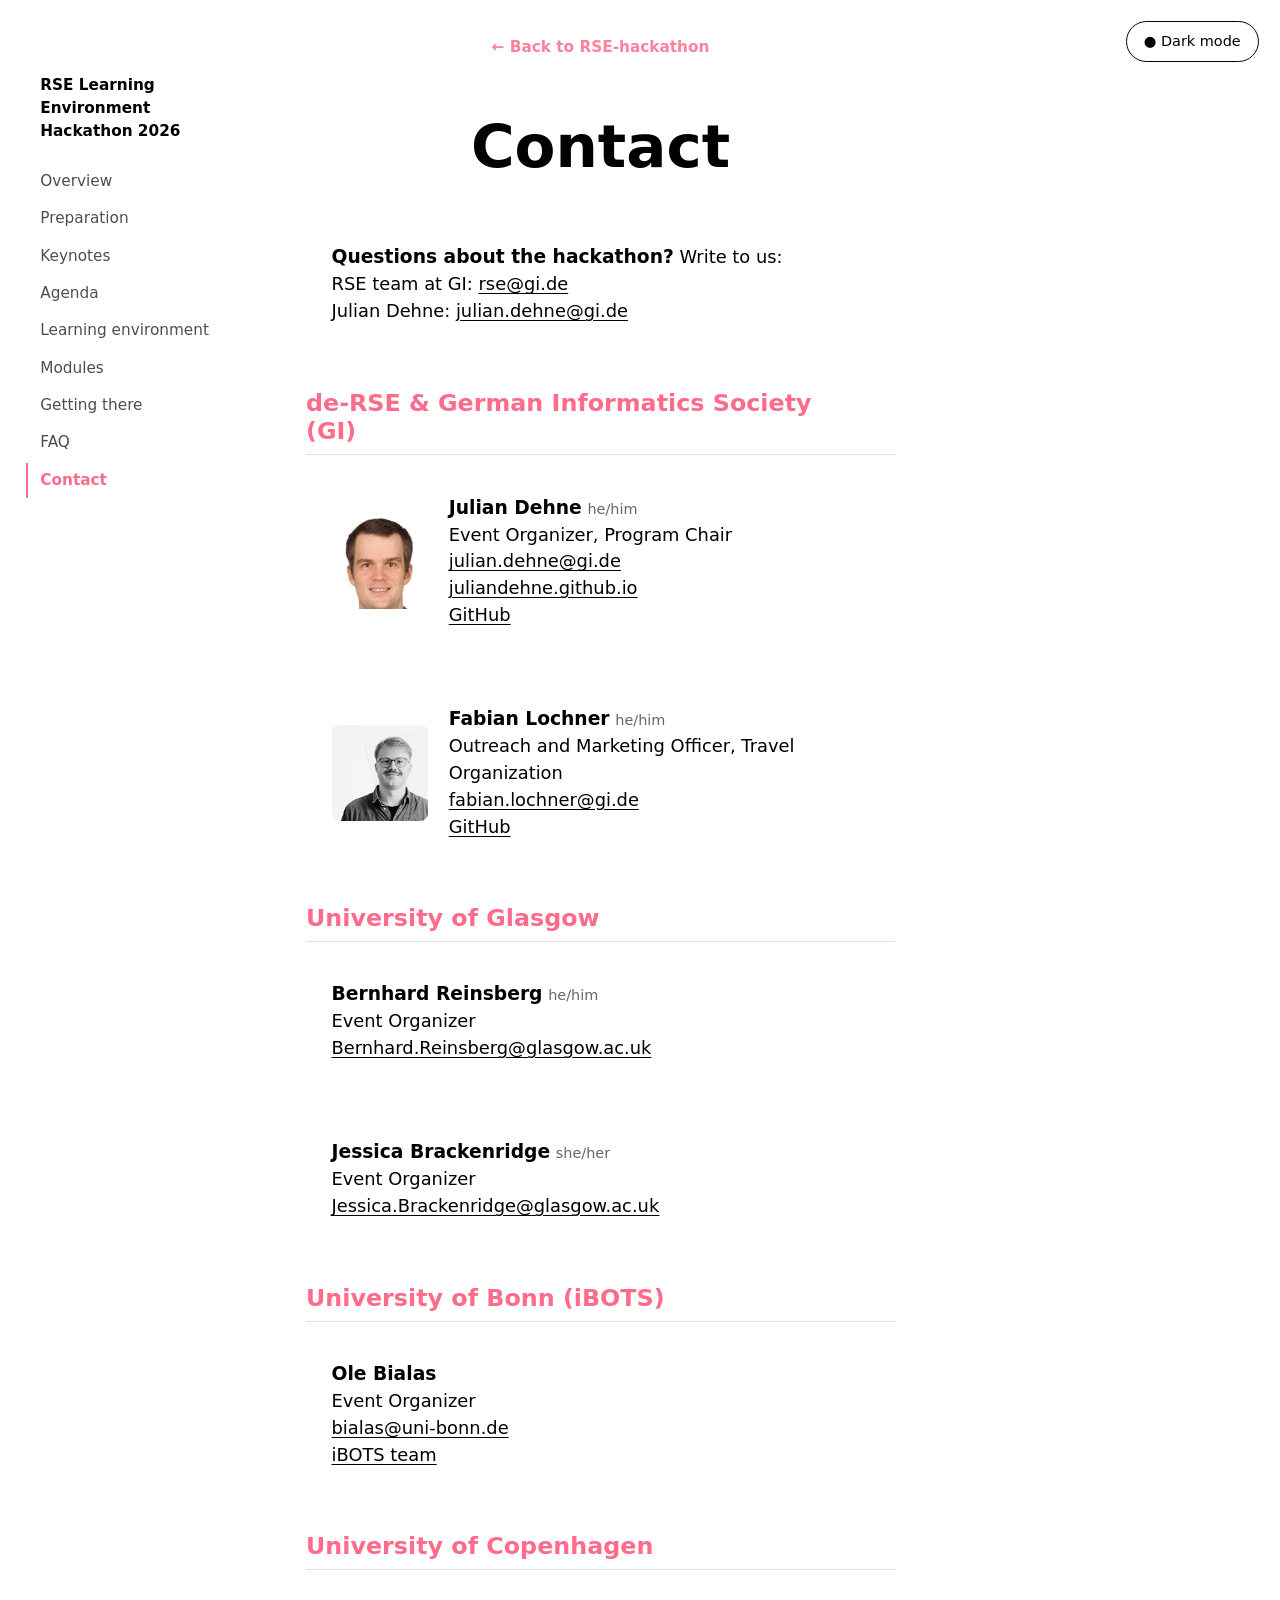
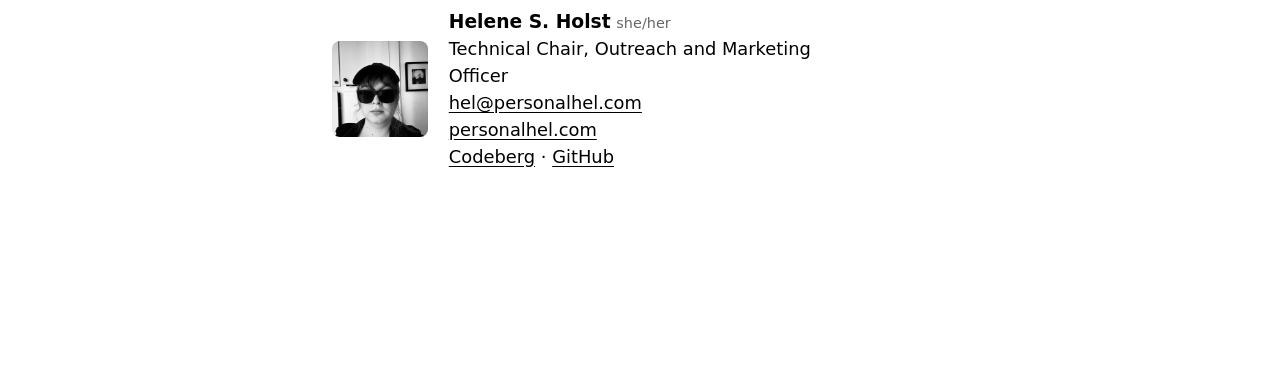
<file: contacts.html>
<!DOCTYPE html>
<html xmlns="http://www.w3.org/1999/xhtml" lang="en" xml:lang="en"><head>

<meta charset="utf-8">
<meta name="generator" content="quarto-1.11.9">

<meta name="viewport" content="width=device-width, initial-scale=1.0, user-scalable=yes">


<title>Contact · RSE Learning Environment Hackathon 2026 – RSE Learning Environment Hackathon 2026</title>
<style>
/* Default styles provided by pandoc.
** See https://pandoc.org/MANUAL.html#variables-for-html for config info.
*/
span.smallcaps{font-variant: small-caps;}
div.columns{display: flex; gap: 1.5em;}
div.column{flex: auto;}
@media screen {
div.columns{gap: min(4vw, 1.5em);}
div.column{overflow-x: auto;}
}
div.hanging-indent{margin-left: 1.5em; text-indent: -1.5em;}
ul.task-list{list-style: none;}
ul.task-list li input[type="checkbox"] {
  width: 0.8em;
  margin: 0 0.8em 0.2em -1em; /* quarto-specific, see https://github.com/quarto-dev/quarto-cli/issues/4556 */ 
  vertical-align: middle;
}
</style>


<script src="site_libs/quarto-nav/quarto-nav.js"></script>
<script src="site_libs/clipboard/clipboard.min.js"></script>
<script src="site_libs/quarto-search/autocomplete.umd.js"></script>
<script src="site_libs/quarto-search/fuse.min.js"></script>
<script src="site_libs/quarto-search/quarto-search.js"></script>
<meta name="quarto:offset" content="./">
<script src="site_libs/quarto-html/quarto.js" type="module"></script>
<script src="site_libs/quarto-html/tabsets/tabsets.js" type="module"></script>
<script src="site_libs/quarto-html/scrollable-regions/scrollable-regions.js" type="module"></script>
<script src="site_libs/quarto-html/popper.min.js"></script>
<script src="site_libs/quarto-html/tippy.umd.min.js"></script>
<script src="site_libs/quarto-html/anchor.min.js"></script>
<link href="site_libs/quarto-html/tippy.css" rel="stylesheet">
<link href="site_libs/quarto-html/quarto-syntax-highlighting-63b5708e65d6cd79cd7618c58d0c21e7.css" rel="stylesheet" id="quarto-text-highlighting-styles">
<script src="site_libs/bootstrap/bootstrap.min.js"></script>
<link href="site_libs/bootstrap/bootstrap-icons.css" rel="stylesheet">
<link href="site_libs/bootstrap/bootstrap-49ae317fcdc1ec168ae28e3f59788e2d.min.css" rel="stylesheet" append-hash="true" id="quarto-bootstrap" data-mode="light">
<script id="quarto-search-options" type="application/json">{
  "location": "sidebar",
  "copy-button": false,
  "collapse-after": 3,
  "panel-placement": "start",
  "type": "textbox",
  "limit": 50,
  "keyboard-shortcut": [
    "f",
    "/",
    "s"
  ],
  "show-item-context": false,
  "language": {
    "search-no-results-text": "No results",
    "search-matching-documents-text": "matching documents",
    "search-copy-link-title": "Copy link to search",
    "search-hide-matches-text": "Hide additional matches",
    "search-more-match-text": "more match in this document",
    "search-more-matches-text": "more matches in this document",
    "search-clear-button-title": "Clear",
    "search-text-placeholder": "",
    "search-detached-cancel-button-title": "Cancel",
    "search-submit-button-title": "Submit",
    "search-label": "Search"
  }
}</script>


</head>

<body class="quarto-light"><a id="quarto-skip-link" class="visually-hidden-focusable" href="#quarto-document-content">Skip to main content</a>

<div id="quarto-search-results"></div>
<!-- content -->
<div id="quarto-content" class="quarto-container page-columns page-rows-contents page-layout-full">
<!-- sidebar -->
<!-- margin-sidebar -->
    
<!-- main -->
<main class="content column-page" id="quarto-document-content" tabindex="-1"><header id="title-block-header" class="quarto-title-block"></header>
<nav class="site-nav" aria-label="Site">
  <a class="site-nav-title" href="index.html">RSE Learning Environment Hackathon 2026</a>
  <a href="index.html">Overview</a>
  <a href="preparation.html">Preparation</a>
  <a href="keynotes.html">Keynotes</a>
  <a href="agenda.html">Agenda</a>
  <a href="learning-environment.html">Learning environment</a>
  <a href="modules.html">Modules</a>
  <a href="getting-there.html">Getting there</a>
  <a href="https://github.com/juliandehne/rse_learning_environment/wiki/Glasgow-Hackathon-FAQ" target="_blank" rel="noopener">FAQ</a>
  <a href="contacts.html">Contact</a>
</nav>
<script>
(function () {
  var page = location.pathname.split('/').pop() || 'index.html';
  document.querySelectorAll('.site-nav a:not(.site-nav-title)').forEach(function (a) {
    if (a.getAttribute('href') === page) a.setAttribute('aria-current', 'page');
  });
})();
</script>




<div class="hero">
<div class="hero-top">
<p><a href="index.html" class="back-link">← Back to RSE-hackathon</a></p>
<section id="contact" class="level1">
<h1>Contact</h1>
</section>
</div>
<div class="hero-body">
<div class="contact-card">
<p><strong>Questions about the hackathon?</strong> Write to us:<br>
RSE team at GI: <a href="mailto:rse@gi.de">rse@gi.de</a><br>
Julian Dehne: <a href="mailto:julian.dehne@gi.de">julian.dehne@gi.de</a></p>
</div>
<section id="de-rse-german-informatics-society-gi" class="level2">
<h2 class="anchored" data-anchor-id="de-rse-german-informatics-society-gi">de-RSE &amp; German Informatics Society (GI)</h2>
<div class="contact-card has-photo">
<p><img class="contact-photo" src="julian-photo.jpg" alt="Julian Dehne"></p>
<p><strong>Julian Dehne</strong> <span class="pronouns">he/him</span><br>
Event Organizer, Program Chair<br>
<a href="mailto:julian.dehne@gi.de">julian.dehne@gi.de</a><br>
<a href="https://juliandehne.github.io">juliandehne.github.io</a><br>
<a href="https://github.com/juliandehne">GitHub</a></p>
</div>
<div class="contact-card has-photo">
<p><img class="contact-photo" src="fabian-photo.jpg" alt="Fabian Lochner"></p>
<p><strong>Fabian Lochner</strong> <span class="pronouns">he/him</span><br>
Outreach and Marketing Officer, Travel Organization<br>
<a href="mailto:fabian.lochner@gi.de">fabian.lochner@gi.de</a><br>
<a href="https://github.com/FabiLochner">GitHub</a></p>
</div>
</section>
<section id="university-of-glasgow" class="level2">
<h2 class="anchored" data-anchor-id="university-of-glasgow">University of Glasgow</h2>
<div class="contact-card">
<p><strong>Bernhard Reinsberg</strong> <span class="pronouns">he/him</span><br>
Event Organizer<br>
<a href="mailto:Bernhard.Reinsberg@glasgow.ac.uk">Bernhard.Reinsberg@glasgow.ac.uk</a></p>
</div>
<div class="contact-card">
<p><strong>Jessica Brackenridge</strong> <span class="pronouns">she/her</span><br>
Event Organizer<br>
<a href="mailto:Jessica.Brackenridge@glasgow.ac.uk">Jessica.Brackenridge@glasgow.ac.uk</a></p>
</div>
</section>
<section id="university-of-bonn-ibots" class="level2">
<h2 class="anchored" data-anchor-id="university-of-bonn-ibots">University of Bonn (iBOTS)</h2>
<div class="contact-card">
<p><strong>Ole Bialas</strong><br>
Event Organizer<br>
<a href="mailto:bialas@uni-bonn.de">bialas@uni-bonn.de</a><br>
<a href="https://ibots-bonn.de/team/">iBOTS team</a></p>
</div>
</section>
<section id="university-of-copenhagen" class="level2">
<h2 class="anchored" data-anchor-id="university-of-copenhagen">University of Copenhagen</h2>
<div class="contact-card has-photo">
<p><img class="contact-photo" src="helene-photo.jpg" alt="Helene S. Holst"></p>
<p><strong>Helene S. Holst</strong> <span class="pronouns">she/her</span><br>
Technical Chair, Outreach and Marketing Officer<br>
<a href="mailto:hel@personalhel.com">hel@personalhel.com</a><br>
<a href="https://personalhel.com">personalhel.com</a><br>
<a href="https://codeberg.org/personalhel">Codeberg</a> · <a href="https://github.com/personalhel">GitHub</a></p>
</div>
</section>
</div>
</div>
<button id="theme-toggle" class="theme-toggle" aria-label="Toggle light and dark mode">
● Dark mode
</button>
<script>
(function () {
  var root = document.documentElement;
  var btn = document.getElementById('theme-toggle');
  var stored = localStorage.getItem('theme-v2');
  function setDark() {
    root.setAttribute('data-theme', 'dark');
    btn.textContent = '☀ Light mode';
  }
  function setLight() {
    root.removeAttribute('data-theme');
    btn.textContent = '● Dark mode';
  }
  if (stored === 'dark') setDark();
  btn.addEventListener('click', function () {
    var isDark = root.getAttribute('data-theme') === 'dark';
    if (isDark) {
      setLight();
      localStorage.setItem('theme-v2', 'light');
    } else {
      setDark();
      localStorage.setItem('theme-v2', 'dark');
    }
  });
})();
</script>



</main> <!-- /main -->
<script id="quarto-html-after-body" type="application/javascript">
  window.document.addEventListener("DOMContentLoaded", function (event) {
    const icon = "";
    const anchorJS = new window.AnchorJS();
    anchorJS.options = {
      placement: 'right',
      icon: icon
    };
    anchorJS.add('.anchored');
    const isCodeAnnotation = (el) => {
      for (const clz of el.classList) {
        if (clz.startsWith('code-annotation-')) {                     
          return true;
        }
      }
      return false;
    }
    const onCopySuccess = function(e) {
      // button target
      const button = e.trigger;
      // don't keep focus
      button.blur();
      // flash "checked"
      button.classList.add('code-copy-button-checked');
      var currentTitle = button.getAttribute("title");
      button.setAttribute("title", "Copied!");
      let tooltip;
      if (window.bootstrap) {
        button.setAttribute("data-bs-toggle", "tooltip");
        button.setAttribute("data-bs-placement", "left");
        button.setAttribute("data-bs-title", "Copied!");
        tooltip = new bootstrap.Tooltip(button, 
          { trigger: "manual", 
            customClass: "code-copy-button-tooltip",
            offset: [0, -8]});
        tooltip.show();    
      }
      setTimeout(function() {
        if (tooltip) {
          tooltip.hide();
          button.removeAttribute("data-bs-title");
          button.removeAttribute("data-bs-toggle");
          button.removeAttribute("data-bs-placement");
        }
        button.setAttribute("title", currentTitle);
        button.classList.remove('code-copy-button-checked');
      }, 1000);
      // clear code selection
      e.clearSelection();
    }
    const getTextToCopy = function(trigger) {
      const outerScaffold = trigger.parentElement.cloneNode(true);
      const codeEl = outerScaffold.querySelector('code');
      for (const childEl of codeEl.children) {
        if (isCodeAnnotation(childEl)) {
          childEl.remove();
        }
      }
      return codeEl.innerText;
    }
    const clipboard = new window.ClipboardJS('.code-copy-button:not([data-in-quarto-modal])', {
      text: getTextToCopy
    });
    clipboard.on('success', onCopySuccess);
    if (window.document.getElementById('quarto-embedded-source-code-modal')) {
      const clipboardModal = new window.ClipboardJS('.code-copy-button[data-in-quarto-modal]', {
        text: getTextToCopy,
        container: window.document.getElementById('quarto-embedded-source-code-modal')
      });
      clipboardModal.on('success', onCopySuccess);
    }
      var localhostRegex = new RegExp(/^(?:http|https):\/\/localhost\:?[0-9]*\//);
      var mailtoRegex = new RegExp(/^mailto:/);
        var filterRegex = new RegExp("https:\/\/personalhel\.github\.io\/RSE-hackathon\/");
      var isInternal = (href) => {
          return filterRegex.test(href) || localhostRegex.test(href) || mailtoRegex.test(href);
      }
      // Inspect non-navigation links and adorn them if external
      window.quartoDecorateExternalLinks = function (root) {
     var links = (root || window.document).querySelectorAll('a[href]:not(.nav-link):not(.navbar-brand):not(.toc-action):not(.sidebar-link):not(.sidebar-item-toggle):not(.pagination-link):not(.no-external):not([aria-hidden]):not(.dropdown-item):not(.quarto-navigation-tool):not(.about-link)');
      for (var i=0; i<links.length; i++) {
        const link = links[i];
        if (!isInternal(link.href)) {
          // undo the damage that might have been done by quarto-nav.js in the case of
          // links that we want to consider external
          if (link.dataset.originalHref !== undefined) {
            link.href = link.dataset.originalHref;
          }
          if (!link.classList.contains('no-external-icon')) {
          }
        }
      }
      };
      window.quartoDecorateExternalLinks(window.document);
    // Esc closes the popup (WCAG 1.4.13) and focus leaving both trigger and
    // popup closes it (WCAG 2.4.11); tippy handles neither for interactive popups.
    const hideOnEscAndFocusOut = {
      name: 'hideOnEscAndFocusOut',
      defaultValue: true,
      fn(instance) {
        const dismiss = () => {
          // A show scheduled by the trigger delay would otherwise reopen it
          instance.clearDelayTimeouts();
          instance.hide();
        };
        const onKeyDown = (event) => {
          if (event.key !== 'Escape') {
            return;
          }
          // Keep Esc from also reaching page handlers (e.g. reveal.js overview),
          // except an open reveal.js slide menu, which Esc should close too.
          // The menu handles keys only when its keyboard option is on.
          const menuHandlesEsc = window.Reveal?.getPlugin?.('menu')?.isOpen() &&
            window.Reveal.getConfig().menu?.keyboard !== false;
          if (!menuHandlesEsc) {
            event.stopPropagation();
          }
          if (instance.popper.contains(window.document.activeElement)) {
            // Disabled while refocusing so the focus trigger does not reopen it
            instance.disable();
            instance.reference.focus();
            instance.enable();
          }
          dismiss();
        };
        const onFocusOut = (event) => {
          const target = event.relatedTarget;
          if (target && !instance.reference.contains(target) &&
              !instance.popper.contains(target)) {
            dismiss();
          }
        };
        // On the trigger too: a click trigger (code-annotations: select) has no
        // blur handling. Attached for the instance's lifetime so leaving the
        // trigger also cancels a show still pending on the trigger delay.
        instance.reference.addEventListener('focusout', onFocusOut);
        return {
          onShow() {
            window.document.addEventListener('keydown', onKeyDown, true);
            instance.popper.addEventListener('focusout', onFocusOut);
          },
          onHide() {
            window.document.removeEventListener('keydown', onKeyDown, true);
            instance.popper.removeEventListener('focusout', onFocusOut);
          },
          onDestroy() {
            instance.reference.removeEventListener('focusout', onFocusOut);
          },
        };
      },
    };
    function tippyHover(el, contentFn, onTriggerFn, onUntriggerFn) {
      const config = {
        allowHTML: true,
        maxWidth: 500,
        delay: 100,
        arrow: false,
        appendTo: function(el) {
            return el.parentElement;
        },
        interactive: true,
        interactiveBorder: 10,
        theme: 'quarto',
        placement: 'bottom-start',
        plugins: [hideOnEscAndFocusOut],
      };
      if (contentFn) {
        config.content = contentFn;
      }
      if (onTriggerFn) {
        config.onTrigger = onTriggerFn;
      }
      if (onUntriggerFn) {
        config.onUntrigger = onUntriggerFn;
      }
      window.tippy(el, config); 
    }
    const noterefs = window.document.querySelectorAll('a[role="doc-noteref"]');
    for (var i=0; i<noterefs.length; i++) {
      const ref = noterefs[i];
      tippyHover(ref, function() {
        // use id or data attribute instead here
        let href = ref.getAttribute('data-footnote-href') || ref.getAttribute('href');
        try { href = new URL(href).hash; } catch {}
        const id = href.replace(/^#\/?/, "");
        const note = window.document.getElementById(id);
        if (note) {
          return note.innerHTML;
        } else {
          return "";
        }
      });
    }
    const xrefs = window.document.querySelectorAll('a.quarto-xref');
    const processXRef = (id, note) => {
      // Strip column container classes
      const stripColumnClz = (el) => {
        el.classList.remove("page-full", "page-columns");
        if (el.children) {
          for (const child of el.children) {
            stripColumnClz(child);
          }
        }
      }
      stripColumnClz(note)
      if (id === null || id.startsWith('sec-')) {
        // Special case sections, only their first couple elements
        const container = document.createElement("div");
        if (note.children && note.children.length > 2) {
          container.appendChild(note.children[0].cloneNode(true));
          for (let i = 1; i < note.children.length; i++) {
            const child = note.children[i];
            if (child.tagName === "P" && child.innerText === "") {
              continue;
            } else {
              container.appendChild(child.cloneNode(true));
              break;
            }
          }
          if (window.Quarto?.typesetMath) {
            window.Quarto.typesetMath(container);
          }
          return container.innerHTML
        } else {
          if (window.Quarto?.typesetMath) {
            window.Quarto.typesetMath(note);
          }
          return note.innerHTML;
        }
      } else {
        // Remove any anchor links if they are present
        const anchorLink = note.querySelector('a.anchorjs-link');
        if (anchorLink) {
          anchorLink.remove();
        }
        if (window.Quarto?.typesetMath) {
          window.Quarto.typesetMath(note);
        }
        if (note.classList.contains("callout")) {
          return note.outerHTML;
        } else {
          return note.innerHTML;
        }
      }
    }
    for (var i=0; i<xrefs.length; i++) {
      const xref = xrefs[i];
      tippyHover(xref, undefined, function(instance) {
        instance.disable();
        let url = xref.getAttribute('href');
        let hash = undefined; 
        if (url.startsWith('#')) {
          hash = url;
        } else {
          try { hash = new URL(url).hash; } catch {}
        }
        if (hash) {
          const id = hash.replace(/^#\/?/, "");
          const note = window.document.getElementById(id);
          if (note !== null) {
            try {
              const html = processXRef(id, note.cloneNode(true));
              instance.setContent(html);
            } finally {
              instance.enable();
              instance.show();
            }
          } else {
            // See if we can fetch this
            fetch(url.split('#')[0])
            .then(res => res.text())
            .then(html => {
              const parser = new DOMParser();
              const htmlDoc = parser.parseFromString(html, "text/html");
              const note = htmlDoc.getElementById(id);
              if (note !== null) {
                const html = processXRef(id, note);
                instance.setContent(html);
              } 
            }).finally(() => {
              instance.enable();
              instance.show();
            });
          }
        } else {
          // See if we can fetch a full url (with no hash to target)
          // This is a special case and we should probably do some content thinning / targeting
          fetch(url)
          .then(res => res.text())
          .then(html => {
            const parser = new DOMParser();
            const htmlDoc = parser.parseFromString(html, "text/html");
            const note = htmlDoc.querySelector('main.content');
            if (note !== null) {
              // This should only happen for chapter cross references
              // (since there is no id in the URL)
              // remove the first header
              if (note.children.length > 0 && note.children[0].tagName === "HEADER") {
                note.children[0].remove();
              }
              const html = processXRef(null, note);
              instance.setContent(html);
            } 
          }).finally(() => {
            instance.enable();
            instance.show();
          });
        }
      }, function(instance) {
      });
    }
        let selectedAnnoteEl;
        const selectorForAnnotation = ( cell, annotation) => {
          let cellAttr = 'data-code-cell="' + cell + '"';
          let lineAttr = 'data-code-annotation="' +  annotation + '"';
          const selector = 'span[' + cellAttr + '][' + lineAttr + ']';
          return selector;
        }
        const selectCodeLines = (annoteEl) => {
          const doc = window.document;
          const targetCell = annoteEl.getAttribute("data-target-cell");
          const targetAnnotation = annoteEl.getAttribute("data-target-annotation");
          const annoteSpan = window.document.querySelector(selectorForAnnotation(targetCell, targetAnnotation));
          const lines = annoteSpan.getAttribute("data-code-lines").split(",");
          const lineIds = lines.map((line) => {
            return targetCell + "-" + line;
          })
          // Each band is positioned against its own containing block, which is
          // not the offsetParent of the lines, so place it from client rects.
          const placeBand = (band, firstEl, lastEl, codeBlock) => {
            const container = band.offsetParent;
            if (container === null) {
              return;
            }
            const containerRect = container.getBoundingClientRect();
            // Reveal.js scales slides with a transform, so convert client
            // pixels back to the CSS pixels of the container.
            const scale = containerRect.height / container.offsetHeight || 1;
            const firstRect = firstEl.getBoundingClientRect();
            const lastRect = lastEl.getBoundingClientRect();
            const top = (firstRect.top - containerRect.top) / scale - container.clientTop + container.scrollTop;
            const height = (lastRect.bottom - firstRect.top) / scale;
            band.style.top = top - 2 + "px";
            band.style.height = height + 4 + "px";
            if (codeBlock) {
              // Without the copy button wrapper, the containing block is wider
              // than the code block, so span the code block explicitly.
              const blockRect = codeBlock.getBoundingClientRect();
              band.style.left = (blockRect.left - containerRect.left) / scale - container.clientLeft + container.scrollLeft + "px";
              band.style.width = blockRect.width / scale + "px";
            }
          };
          if (lineIds.length > 0) {
            const el = window.document.getElementById(lineIds[0]);
            const lastEl = window.document.getElementById(lineIds[lineIds.length - 1]);
            const parent = el.parentElement.parentElement;
            // cook up a div (if necessary) and position it
            let div = window.document.getElementById("code-annotation-line-highlight");
            if (div === null) {
              div = window.document.createElement("div");
              div.setAttribute("id", "code-annotation-line-highlight");
              div.style.position = 'absolute';
              parent.appendChild(div);
            }
            placeBand(div, el, lastEl, parent.closest("div.sourceCode") || parent);
            let gutterDiv = window.document.getElementById("code-annotation-line-highlight-gutter");
            if (gutterDiv === null) {
              gutterDiv = window.document.createElement("div");
              gutterDiv.setAttribute("id", "code-annotation-line-highlight-gutter");
              gutterDiv.style.position = 'absolute';
              const codeCell = window.document.getElementById(targetCell);
              const gutter = codeCell.querySelector('.code-annotation-gutter');
              gutter.appendChild(gutterDiv);
            }
            placeBand(gutterDiv, el, lastEl);
            selectedAnnoteEl = annoteEl;
          }
        };
        const unselectCodeLines = () => {
          const elementsIds = ["code-annotation-line-highlight", "code-annotation-line-highlight-gutter"];
          elementsIds.forEach((elId) => {
            const div = window.document.getElementById(elId);
            if (div) {
              div.remove();
            }
          });
          selectedAnnoteEl = undefined;
        };
          // Handle positioning of the toggle
      window.addEventListener(
        "resize",
        throttle(() => {
          elRect = undefined;
          if (selectedAnnoteEl) {
            selectCodeLines(selectedAnnoteEl);
          }
        }, 10)
      );
      function throttle(fn, ms) {
      let throttle = false;
      let timer;
        return (...args) => {
          if(!throttle) { // first call gets through
              fn.apply(this, args);
              throttle = true;
          } else { // all the others get throttled
              if(timer) clearTimeout(timer); // cancel #2
              timer = setTimeout(() => {
                fn.apply(this, args);
                timer = throttle = false;
              }, ms);
          }
        };
      }
        // Attach click handler to the DT
        const annoteDls = window.document.querySelectorAll('dt[data-target-cell]');
        for (const annoteDlNode of annoteDls) {
          annoteDlNode.addEventListener('click', (event) => {
            const clickedEl = event.target;
            if (clickedEl !== selectedAnnoteEl) {
              unselectCodeLines();
              const activeEl = window.document.querySelector('dt[data-target-cell].code-annotation-active');
              if (activeEl) {
                activeEl.classList.remove('code-annotation-active');
              }
              selectCodeLines(clickedEl);
              clickedEl.classList.add('code-annotation-active');
            } else {
              // Unselect the line
              unselectCodeLines();
              clickedEl.classList.remove('code-annotation-active');
            }
          });
        }
    const findCites = (el) => {
      const parentEl = el.parentElement;
      if (parentEl) {
        const cites = parentEl.dataset.cites;
        if (cites) {
          return {
            el,
            cites: cites.split(' ')
          };
        } else {
          return findCites(el.parentElement)
        }
      } else {
        return undefined;
      }
    };
    var bibliorefs = window.document.querySelectorAll('a[role="doc-biblioref"]');
    for (var i=0; i<bibliorefs.length; i++) {
      const ref = bibliorefs[i];
      const citeInfo = findCites(ref);
      if (citeInfo) {
        tippyHover(citeInfo.el, function() {
          var popup = window.document.createElement('div');
          citeInfo.cites.forEach(function(cite) {
            var citeDiv = window.document.createElement('div');
            citeDiv.classList.add('hanging-indent');
            citeDiv.classList.add('csl-entry');
            var biblioDiv = window.document.getElementById('ref-' + cite);
            if (biblioDiv) {
              citeDiv.innerHTML = biblioDiv.innerHTML;
            }
            popup.appendChild(citeDiv);
          });
          return popup.innerHTML;
        });
      }
    }
  });
  </script>
  <script type="application/javascript">
  window.quartoScrollableRegionsLabels = {"code":"Scrollable code","output":"Scrollable output"};
  </script>
</div> <!-- /content -->




</body></html>
</file>
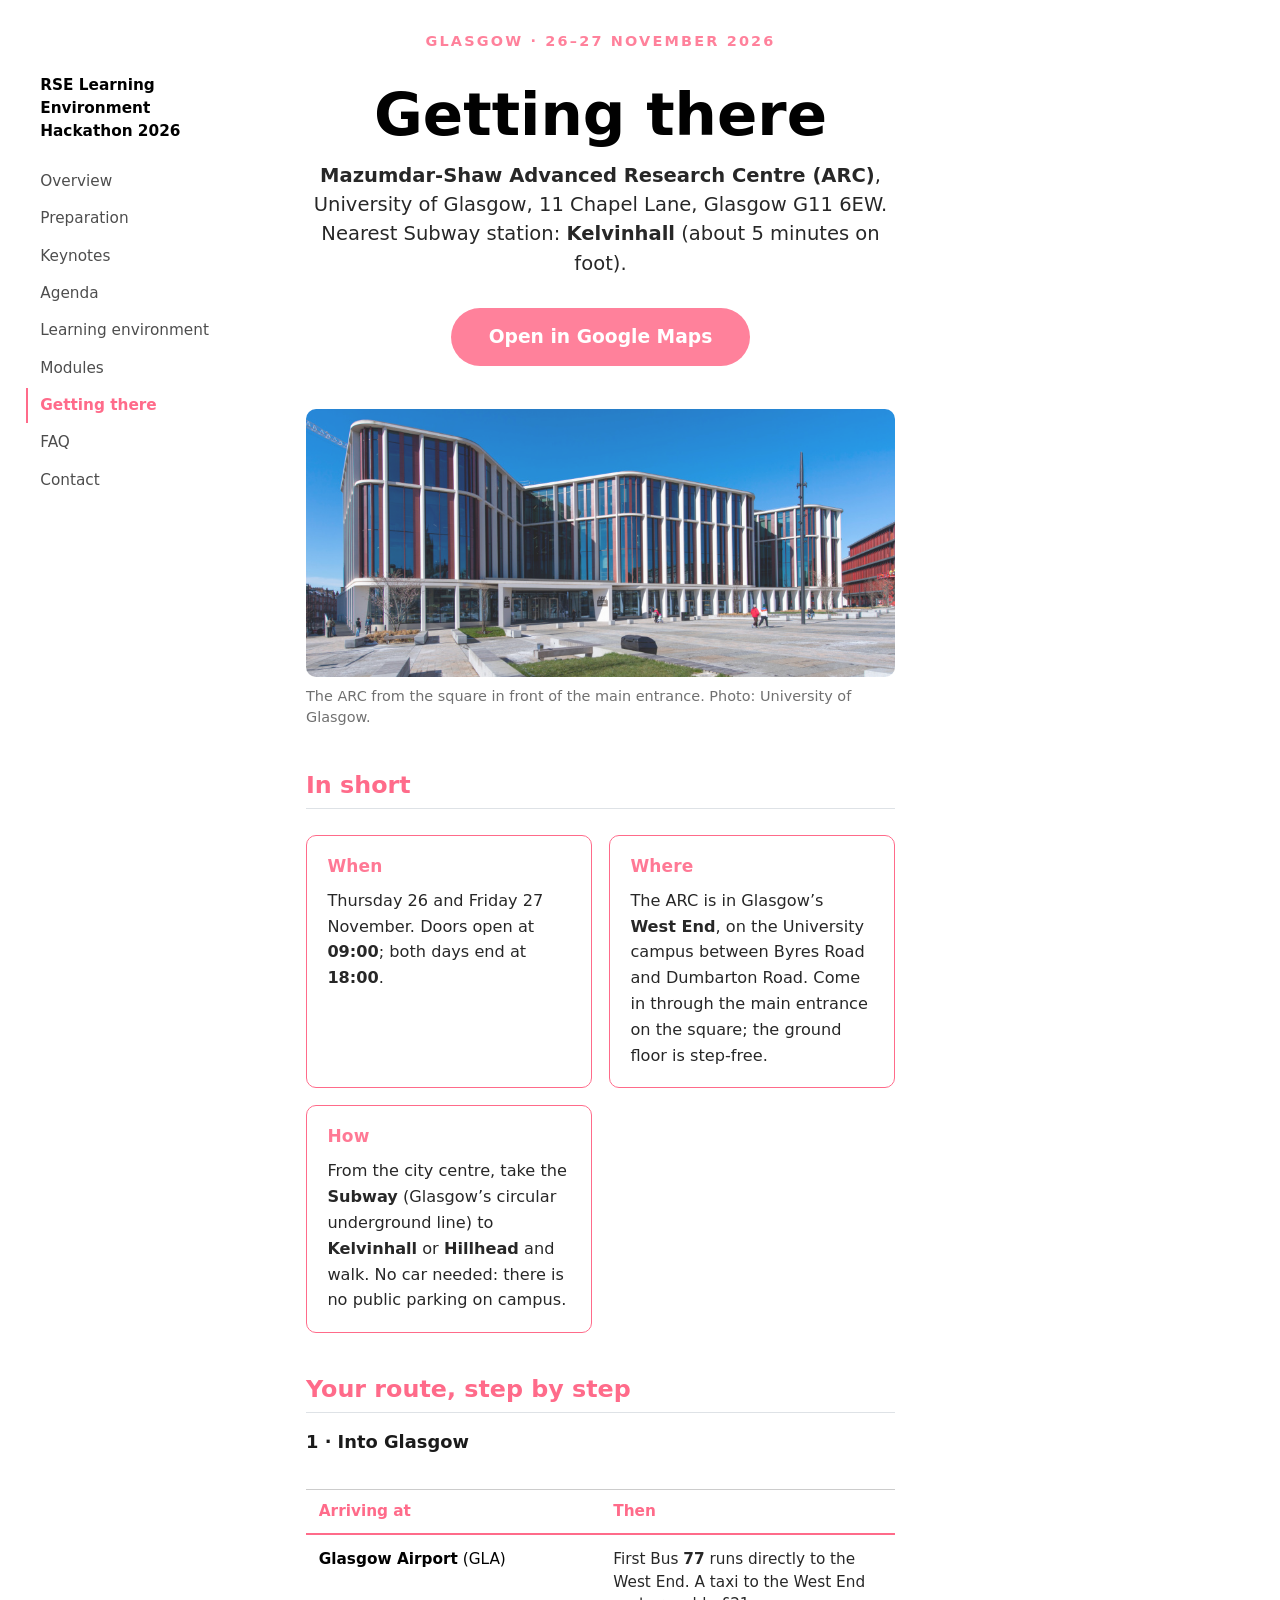
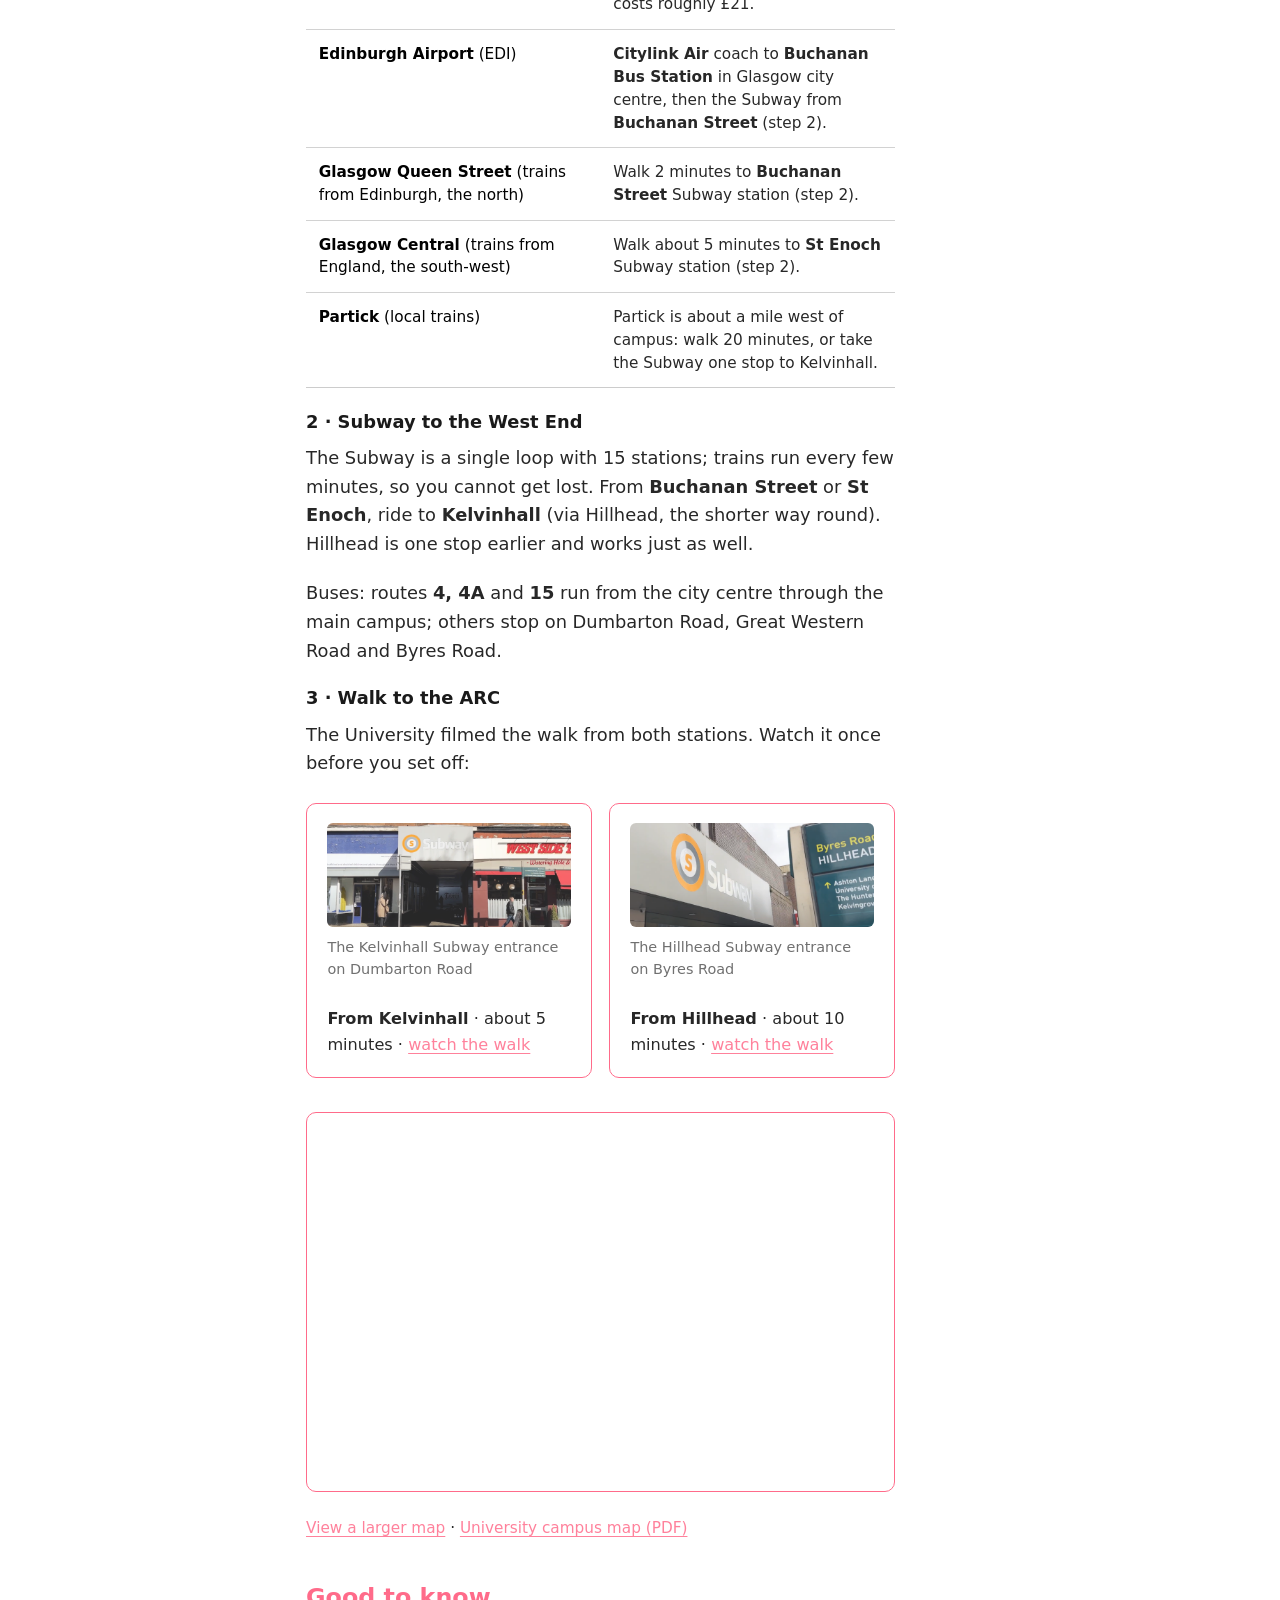
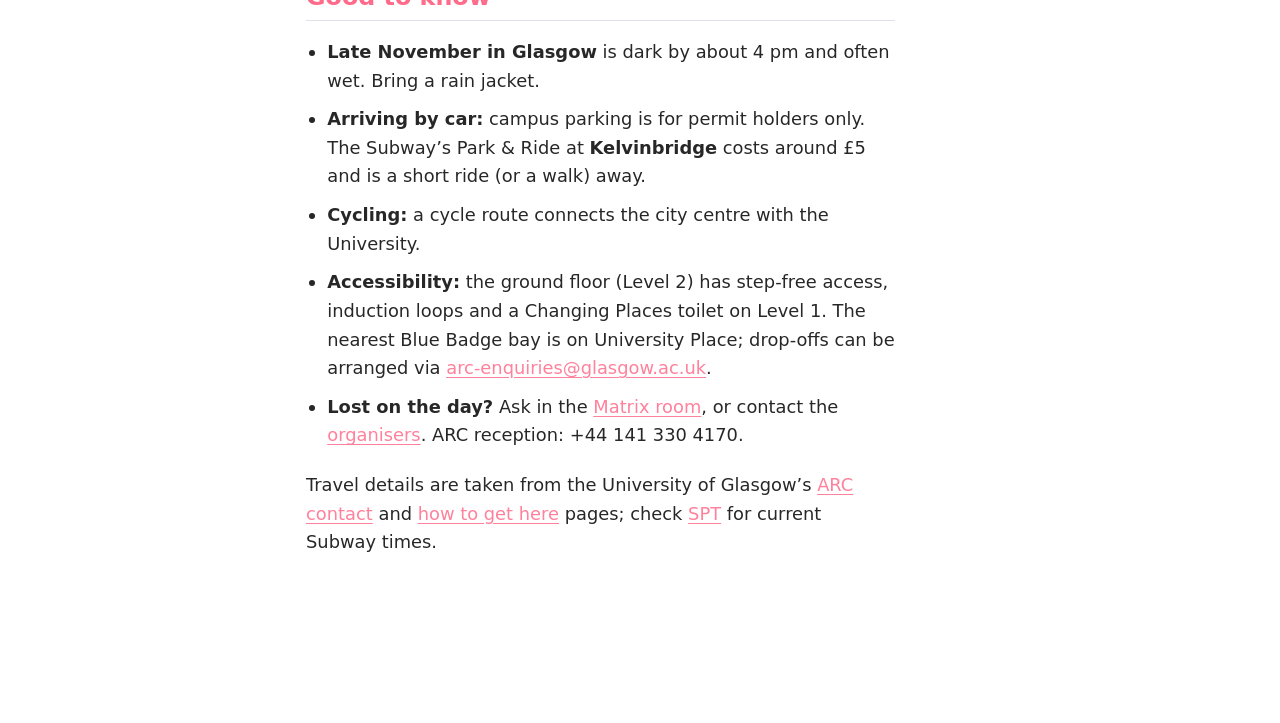
<file: getting-there.html>
<!DOCTYPE html>
<html xmlns="http://www.w3.org/1999/xhtml" lang="en" xml:lang="en"><head>

<meta charset="utf-8">
<meta name="generator" content="quarto-1.11.9">

<meta name="viewport" content="width=device-width, initial-scale=1.0, user-scalable=yes">


<title>Getting there · RSE Learning Environment Hackathon 2026 – RSE Learning Environment Hackathon 2026</title>
<style>
/* Default styles provided by pandoc.
** See https://pandoc.org/MANUAL.html#variables-for-html for config info.
*/
span.smallcaps{font-variant: small-caps;}
div.columns{display: flex; gap: 1.5em;}
div.column{flex: auto;}
@media screen {
div.columns{gap: min(4vw, 1.5em);}
div.column{overflow-x: auto;}
}
div.hanging-indent{margin-left: 1.5em; text-indent: -1.5em;}
ul.task-list{list-style: none;}
ul.task-list li input[type="checkbox"] {
  width: 0.8em;
  margin: 0 0.8em 0.2em -1em; /* quarto-specific, see https://github.com/quarto-dev/quarto-cli/issues/4556 */ 
  vertical-align: middle;
}
</style>


<script src="site_libs/quarto-nav/quarto-nav.js"></script>
<script src="site_libs/clipboard/clipboard.min.js"></script>
<script src="site_libs/quarto-search/autocomplete.umd.js"></script>
<script src="site_libs/quarto-search/fuse.min.js"></script>
<script src="site_libs/quarto-search/quarto-search.js"></script>
<meta name="quarto:offset" content="./">
<script src="site_libs/quarto-html/quarto.js" type="module"></script>
<script src="site_libs/quarto-html/tabsets/tabsets.js" type="module"></script>
<script src="site_libs/quarto-html/scrollable-regions/scrollable-regions.js" type="module"></script>
<script src="site_libs/quarto-html/popper.min.js"></script>
<script src="site_libs/quarto-html/tippy.umd.min.js"></script>
<script src="site_libs/quarto-html/anchor.min.js"></script>
<link href="site_libs/quarto-html/tippy.css" rel="stylesheet">
<link href="site_libs/quarto-html/quarto-syntax-highlighting-63b5708e65d6cd79cd7618c58d0c21e7.css" rel="stylesheet" id="quarto-text-highlighting-styles">
<script src="site_libs/bootstrap/bootstrap.min.js"></script>
<link href="site_libs/bootstrap/bootstrap-icons.css" rel="stylesheet">
<link href="site_libs/bootstrap/bootstrap-49ae317fcdc1ec168ae28e3f59788e2d.min.css" rel="stylesheet" append-hash="true" id="quarto-bootstrap" data-mode="light">
<script id="quarto-search-options" type="application/json">{
  "location": "sidebar",
  "copy-button": false,
  "collapse-after": 3,
  "panel-placement": "start",
  "type": "textbox",
  "limit": 50,
  "keyboard-shortcut": [
    "f",
    "/",
    "s"
  ],
  "show-item-context": false,
  "language": {
    "search-no-results-text": "No results",
    "search-matching-documents-text": "matching documents",
    "search-copy-link-title": "Copy link to search",
    "search-hide-matches-text": "Hide additional matches",
    "search-more-match-text": "more match in this document",
    "search-more-matches-text": "more matches in this document",
    "search-clear-button-title": "Clear",
    "search-text-placeholder": "",
    "search-detached-cancel-button-title": "Cancel",
    "search-submit-button-title": "Submit",
    "search-label": "Search"
  }
}</script>


</head>

<body class="quarto-light"><a id="quarto-skip-link" class="visually-hidden-focusable" href="#quarto-document-content">Skip to main content</a>

<div id="quarto-search-results"></div>
<!-- content -->
<div id="quarto-content" class="quarto-container page-columns page-rows-contents page-layout-full">
<!-- sidebar -->
<!-- margin-sidebar -->
    
<!-- main -->
<main class="content column-page" id="quarto-document-content" tabindex="-1"><header id="title-block-header" class="quarto-title-block"></header>
<nav class="site-nav" aria-label="Site">
  <a class="site-nav-title" href="index.html">RSE Learning Environment Hackathon 2026</a>
  <a href="index.html">Overview</a>
  <a href="preparation.html">Preparation</a>
  <a href="keynotes.html">Keynotes</a>
  <a href="agenda.html">Agenda</a>
  <a href="learning-environment.html">Learning environment</a>
  <a href="modules.html">Modules</a>
  <a href="getting-there.html">Getting there</a>
  <a href="https://github.com/juliandehne/rse_learning_environment/wiki/Glasgow-Hackathon-FAQ" target="_blank" rel="noopener">FAQ</a>
  <a href="contacts.html">Contact</a>
</nav>
<script>
(function () {
  var page = location.pathname.split('/').pop() || 'index.html';
  document.querySelectorAll('.site-nav a:not(.site-nav-title)').forEach(function (a) {
    if (a.getAttribute('href') === page) a.setAttribute('aria-current', 'page');
  });
})();
</script>




<div class="hero">
<div class="hero-top">
<p><span class="eyebrow">Glasgow · 26–27 November 2026</span></p>
<section id="getting-there" class="level1">
<h1>Getting there</h1>
<p><strong>Mazumdar-Shaw Advanced Research Centre (ARC)</strong>, University of Glasgow, 11 Chapel Lane, Glasgow G11 6EW. Nearest Subway station: <strong>Kelvinhall</strong> (about 5 minutes on foot).</p>
<p><a href="https://goo.gl/maps/DbjyvBYBZwK4e5JG7" class="cta" target="_blank">Open in Google Maps</a></p>
</section>
</div>
<div class="hero-body">
<div class="quarto-figure quarto-figure-center">
<figure class="figure">
<p><img src="venue/arc-exterior.jpg" class="venue-photo img-fluid figure-img" alt="The ARC, a curved glass-and-white building, against a clear blue sky"></p>
<figcaption>The ARC from the square in front of the main entrance. Photo: University of Glasgow.</figcaption>
</figure>
</div>
<section id="in-short" class="level2">
<h2 class="anchored" data-anchor-id="in-short">In short</h2>
<div class="why-grid">
<section id="when" class="level3 why-card">
<h3 class="anchored" data-anchor-id="when">When</h3>
<p>Thursday 26 and Friday 27 November. Doors open at <strong>09:00</strong>; both days end at <strong>18:00</strong>.</p>
</section>
<section id="where" class="level3 why-card">
<h3 class="anchored" data-anchor-id="where">Where</h3>
<p>The ARC is in Glasgow’s <strong>West End</strong>, on the University campus between Byres Road and Dumbarton Road. Come in through the main entrance on the square; the ground floor is step-free.</p>
</section>
<section id="how" class="level3 why-card">
<h3 class="anchored" data-anchor-id="how">How</h3>
<p>From the city centre, take the <strong>Subway</strong> (Glasgow’s circular underground line) to <strong>Kelvinhall</strong> or <strong>Hillhead</strong> and walk. No car needed: there is no public parking on campus.</p>
</section>
</div>
</section>
<section id="your-route-step-by-step" class="level2">
<h2 class="anchored" data-anchor-id="your-route-step-by-step">Your route, step by step</h2>
<section id="into-glasgow" class="level3">
<h3 class="anchored" data-anchor-id="into-glasgow">1 · Into Glasgow</h3>
<div class="landscape routes">
<table class="caption-top table">
<colgroup>
<col style="width: 50%">
<col style="width: 50%">
</colgroup>
<thead>
<tr class="header">
<th>Arriving at</th>
<th>Then</th>
</tr>
</thead>
<tbody>
<tr class="odd">
<td><strong>Glasgow Airport</strong> (GLA)</td>
<td>First Bus <strong>77</strong> runs directly to the West End. A taxi to the West End costs roughly £21.</td>
</tr>
<tr class="even">
<td><strong>Edinburgh Airport</strong> (EDI)</td>
<td><strong>Citylink Air</strong> coach to <strong>Buchanan Bus Station</strong> in Glasgow city centre, then the Subway from <strong>Buchanan Street</strong> (step 2).</td>
</tr>
<tr class="odd">
<td><strong>Glasgow Queen Street</strong> (trains from Edinburgh, the north)</td>
<td>Walk 2 minutes to <strong>Buchanan Street</strong> Subway station (step 2).</td>
</tr>
<tr class="even">
<td><strong>Glasgow Central</strong> (trains from England, the south-west)</td>
<td>Walk about 5 minutes to <strong>St Enoch</strong> Subway station (step 2).</td>
</tr>
<tr class="odd">
<td><strong>Partick</strong> (local trains)</td>
<td>Partick is about a mile west of campus: walk 20 minutes, or take the Subway one stop to Kelvinhall.</td>
</tr>
</tbody>
</table>
</div>
</section>
<section id="subway-to-the-west-end" class="level3">
<h3 class="anchored" data-anchor-id="subway-to-the-west-end">2 · Subway to the West End</h3>
<p>The Subway is a single loop with 15 stations; trains run every few minutes, so you cannot get lost. From <strong>Buchanan Street</strong> or <strong>St Enoch</strong>, ride to <strong>Kelvinhall</strong> (via Hillhead, the shorter way round). Hillhead is one stop earlier and works just as well.</p>
<p>Buses: routes <strong>4, 4A</strong> and <strong>15</strong> run from the city centre through the main campus; others stop on Dumbarton Road, Great Western Road and Byres Road.</p>
</section>
<section id="walk-to-the-arc" class="level3">
<h3 class="anchored" data-anchor-id="walk-to-the-arc">3 · Walk to the ARC</h3>
<p>The University filmed the walk from both stations. Watch it once before you set off:</p>
<div class="why-grid">
<div class="why-card">
<div class="quarto-figure quarto-figure-center">
<figure class="figure">
<p><a href="https://youtu.be/dIMFPwFlQzM" target="_blank"><img src="venue/kelvinhall.png" class="img-fluid figure-img" alt="Kelvinhall Subway entrance on Dumbarton Road"></a></p>
<figcaption>The Kelvinhall Subway entrance on Dumbarton Road</figcaption>
</figure>
</div>
<p><strong>From Kelvinhall</strong> · about 5 minutes · <a href="https://youtu.be/dIMFPwFlQzM" target="_blank">watch the walk</a></p>
</div>
<div class="why-card">
<div class="quarto-figure quarto-figure-center">
<figure class="figure">
<p><a href="https://youtu.be/hzEy2V9KKtk" target="_blank"><img src="venue/hillhead.png" class="img-fluid figure-img" alt="Hillhead Subway entrance on Byres Road with a sign to the University"></a></p>
<figcaption>The Hillhead Subway entrance on Byres Road</figcaption>
</figure>
</div>
<p><strong>From Hillhead</strong> · about 10 minutes · <a href="https://youtu.be/hzEy2V9KKtk" target="_blank">watch the walk</a></p>
</div>
</div>
<div class="venue-map">
<iframe title="Map of the ARC and the nearby Subway stations" loading="lazy" src="https://www.openstreetmap.org/export/embed.html?bbox=-4.3040%2C55.8690%2C-4.2890%2C55.8770&amp;layer=mapnik&amp;marker=55.87159%2C-4.29574">
</iframe>
<p><a href="https://www.openstreetmap.org/?mlat=55.87159&amp;mlon=-4.29574#map=17/55.87159/-4.29574" target="_blank">View a larger map</a> · <a href="https://www.gla.ac.uk/media/Media_1167819_smxx.pdf" target="_blank">University campus map (PDF)</a></p>
</div>
</section>
</section>
<section id="good-to-know" class="level2">
<h2 class="anchored" data-anchor-id="good-to-know">Good to know</h2>
<ul>
<li><strong>Late November in Glasgow</strong> is dark by about 4 pm and often wet. Bring a rain jacket.</li>
<li><strong>Arriving by car:</strong> campus parking is for permit holders only. The Subway’s Park &amp; Ride at <strong>Kelvinbridge</strong> costs around £5 and is a short ride (or a walk) away.</li>
<li><strong>Cycling:</strong> a cycle route connects the city centre with the University.</li>
<li><strong>Accessibility:</strong> the ground floor (Level 2) has step-free access, induction loops and a Changing Places toilet on Level 1. The nearest Blue Badge bay is on University Place; drop-offs can be arranged via <a href="mailto:arc-enquiries@glasgow.ac.uk">arc-enquiries@glasgow.ac.uk</a>.</li>
<li><strong>Lost on the day?</strong> Ask in the <a href="https://matrix.to/#/#rse-hackathon-glasgow-:matrix.org">Matrix room</a>, or contact the <a href="contacts.html">organisers</a>. ARC reception: +44 141 330 4170.</li>
</ul>
<p>Travel details are taken from the University of Glasgow’s <a href="https://www.gla.ac.uk/research/arc/contact/">ARC contact</a> and <a href="https://www.gla.ac.uk/explore/maps/howtogethere/">how to get here</a> pages; check <a href="https://www.spt.co.uk/subway/">SPT</a> for current Subway times.</p>
</section>
</div>
</div>



</main> <!-- /main -->
<script id="quarto-html-after-body" type="application/javascript">
  window.document.addEventListener("DOMContentLoaded", function (event) {
    const icon = "";
    const anchorJS = new window.AnchorJS();
    anchorJS.options = {
      placement: 'right',
      icon: icon
    };
    anchorJS.add('.anchored');
    const isCodeAnnotation = (el) => {
      for (const clz of el.classList) {
        if (clz.startsWith('code-annotation-')) {                     
          return true;
        }
      }
      return false;
    }
    const onCopySuccess = function(e) {
      // button target
      const button = e.trigger;
      // don't keep focus
      button.blur();
      // flash "checked"
      button.classList.add('code-copy-button-checked');
      var currentTitle = button.getAttribute("title");
      button.setAttribute("title", "Copied!");
      let tooltip;
      if (window.bootstrap) {
        button.setAttribute("data-bs-toggle", "tooltip");
        button.setAttribute("data-bs-placement", "left");
        button.setAttribute("data-bs-title", "Copied!");
        tooltip = new bootstrap.Tooltip(button, 
          { trigger: "manual", 
            customClass: "code-copy-button-tooltip",
            offset: [0, -8]});
        tooltip.show();    
      }
      setTimeout(function() {
        if (tooltip) {
          tooltip.hide();
          button.removeAttribute("data-bs-title");
          button.removeAttribute("data-bs-toggle");
          button.removeAttribute("data-bs-placement");
        }
        button.setAttribute("title", currentTitle);
        button.classList.remove('code-copy-button-checked');
      }, 1000);
      // clear code selection
      e.clearSelection();
    }
    const getTextToCopy = function(trigger) {
      const outerScaffold = trigger.parentElement.cloneNode(true);
      const codeEl = outerScaffold.querySelector('code');
      for (const childEl of codeEl.children) {
        if (isCodeAnnotation(childEl)) {
          childEl.remove();
        }
      }
      return codeEl.innerText;
    }
    const clipboard = new window.ClipboardJS('.code-copy-button:not([data-in-quarto-modal])', {
      text: getTextToCopy
    });
    clipboard.on('success', onCopySuccess);
    if (window.document.getElementById('quarto-embedded-source-code-modal')) {
      const clipboardModal = new window.ClipboardJS('.code-copy-button[data-in-quarto-modal]', {
        text: getTextToCopy,
        container: window.document.getElementById('quarto-embedded-source-code-modal')
      });
      clipboardModal.on('success', onCopySuccess);
    }
      var localhostRegex = new RegExp(/^(?:http|https):\/\/localhost\:?[0-9]*\//);
      var mailtoRegex = new RegExp(/^mailto:/);
        var filterRegex = new RegExp("https:\/\/personalhel\.github\.io\/RSE-hackathon\/");
      var isInternal = (href) => {
          return filterRegex.test(href) || localhostRegex.test(href) || mailtoRegex.test(href);
      }
      // Inspect non-navigation links and adorn them if external
      window.quartoDecorateExternalLinks = function (root) {
     var links = (root || window.document).querySelectorAll('a[href]:not(.nav-link):not(.navbar-brand):not(.toc-action):not(.sidebar-link):not(.sidebar-item-toggle):not(.pagination-link):not(.no-external):not([aria-hidden]):not(.dropdown-item):not(.quarto-navigation-tool):not(.about-link)');
      for (var i=0; i<links.length; i++) {
        const link = links[i];
        if (!isInternal(link.href)) {
          // undo the damage that might have been done by quarto-nav.js in the case of
          // links that we want to consider external
          if (link.dataset.originalHref !== undefined) {
            link.href = link.dataset.originalHref;
          }
          if (!link.classList.contains('no-external-icon')) {
          }
        }
      }
      };
      window.quartoDecorateExternalLinks(window.document);
    // Esc closes the popup (WCAG 1.4.13) and focus leaving both trigger and
    // popup closes it (WCAG 2.4.11); tippy handles neither for interactive popups.
    const hideOnEscAndFocusOut = {
      name: 'hideOnEscAndFocusOut',
      defaultValue: true,
      fn(instance) {
        const dismiss = () => {
          // A show scheduled by the trigger delay would otherwise reopen it
          instance.clearDelayTimeouts();
          instance.hide();
        };
        const onKeyDown = (event) => {
          if (event.key !== 'Escape') {
            return;
          }
          // Keep Esc from also reaching page handlers (e.g. reveal.js overview),
          // except an open reveal.js slide menu, which Esc should close too.
          // The menu handles keys only when its keyboard option is on.
          const menuHandlesEsc = window.Reveal?.getPlugin?.('menu')?.isOpen() &&
            window.Reveal.getConfig().menu?.keyboard !== false;
          if (!menuHandlesEsc) {
            event.stopPropagation();
          }
          if (instance.popper.contains(window.document.activeElement)) {
            // Disabled while refocusing so the focus trigger does not reopen it
            instance.disable();
            instance.reference.focus();
            instance.enable();
          }
          dismiss();
        };
        const onFocusOut = (event) => {
          const target = event.relatedTarget;
          if (target && !instance.reference.contains(target) &&
              !instance.popper.contains(target)) {
            dismiss();
          }
        };
        // On the trigger too: a click trigger (code-annotations: select) has no
        // blur handling. Attached for the instance's lifetime so leaving the
        // trigger also cancels a show still pending on the trigger delay.
        instance.reference.addEventListener('focusout', onFocusOut);
        return {
          onShow() {
            window.document.addEventListener('keydown', onKeyDown, true);
            instance.popper.addEventListener('focusout', onFocusOut);
          },
          onHide() {
            window.document.removeEventListener('keydown', onKeyDown, true);
            instance.popper.removeEventListener('focusout', onFocusOut);
          },
          onDestroy() {
            instance.reference.removeEventListener('focusout', onFocusOut);
          },
        };
      },
    };
    function tippyHover(el, contentFn, onTriggerFn, onUntriggerFn) {
      const config = {
        allowHTML: true,
        maxWidth: 500,
        delay: 100,
        arrow: false,
        appendTo: function(el) {
            return el.parentElement;
        },
        interactive: true,
        interactiveBorder: 10,
        theme: 'quarto',
        placement: 'bottom-start',
        plugins: [hideOnEscAndFocusOut],
      };
      if (contentFn) {
        config.content = contentFn;
      }
      if (onTriggerFn) {
        config.onTrigger = onTriggerFn;
      }
      if (onUntriggerFn) {
        config.onUntrigger = onUntriggerFn;
      }
      window.tippy(el, config); 
    }
    const noterefs = window.document.querySelectorAll('a[role="doc-noteref"]');
    for (var i=0; i<noterefs.length; i++) {
      const ref = noterefs[i];
      tippyHover(ref, function() {
        // use id or data attribute instead here
        let href = ref.getAttribute('data-footnote-href') || ref.getAttribute('href');
        try { href = new URL(href).hash; } catch {}
        const id = href.replace(/^#\/?/, "");
        const note = window.document.getElementById(id);
        if (note) {
          return note.innerHTML;
        } else {
          return "";
        }
      });
    }
    const xrefs = window.document.querySelectorAll('a.quarto-xref');
    const processXRef = (id, note) => {
      // Strip column container classes
      const stripColumnClz = (el) => {
        el.classList.remove("page-full", "page-columns");
        if (el.children) {
          for (const child of el.children) {
            stripColumnClz(child);
          }
        }
      }
      stripColumnClz(note)
      if (id === null || id.startsWith('sec-')) {
        // Special case sections, only their first couple elements
        const container = document.createElement("div");
        if (note.children && note.children.length > 2) {
          container.appendChild(note.children[0].cloneNode(true));
          for (let i = 1; i < note.children.length; i++) {
            const child = note.children[i];
            if (child.tagName === "P" && child.innerText === "") {
              continue;
            } else {
              container.appendChild(child.cloneNode(true));
              break;
            }
          }
          if (window.Quarto?.typesetMath) {
            window.Quarto.typesetMath(container);
          }
          return container.innerHTML
        } else {
          if (window.Quarto?.typesetMath) {
            window.Quarto.typesetMath(note);
          }
          return note.innerHTML;
        }
      } else {
        // Remove any anchor links if they are present
        const anchorLink = note.querySelector('a.anchorjs-link');
        if (anchorLink) {
          anchorLink.remove();
        }
        if (window.Quarto?.typesetMath) {
          window.Quarto.typesetMath(note);
        }
        if (note.classList.contains("callout")) {
          return note.outerHTML;
        } else {
          return note.innerHTML;
        }
      }
    }
    for (var i=0; i<xrefs.length; i++) {
      const xref = xrefs[i];
      tippyHover(xref, undefined, function(instance) {
        instance.disable();
        let url = xref.getAttribute('href');
        let hash = undefined; 
        if (url.startsWith('#')) {
          hash = url;
        } else {
          try { hash = new URL(url).hash; } catch {}
        }
        if (hash) {
          const id = hash.replace(/^#\/?/, "");
          const note = window.document.getElementById(id);
          if (note !== null) {
            try {
              const html = processXRef(id, note.cloneNode(true));
              instance.setContent(html);
            } finally {
              instance.enable();
              instance.show();
            }
          } else {
            // See if we can fetch this
            fetch(url.split('#')[0])
            .then(res => res.text())
            .then(html => {
              const parser = new DOMParser();
              const htmlDoc = parser.parseFromString(html, "text/html");
              const note = htmlDoc.getElementById(id);
              if (note !== null) {
                const html = processXRef(id, note);
                instance.setContent(html);
              } 
            }).finally(() => {
              instance.enable();
              instance.show();
            });
          }
        } else {
          // See if we can fetch a full url (with no hash to target)
          // This is a special case and we should probably do some content thinning / targeting
          fetch(url)
          .then(res => res.text())
          .then(html => {
            const parser = new DOMParser();
            const htmlDoc = parser.parseFromString(html, "text/html");
            const note = htmlDoc.querySelector('main.content');
            if (note !== null) {
              // This should only happen for chapter cross references
              // (since there is no id in the URL)
              // remove the first header
              if (note.children.length > 0 && note.children[0].tagName === "HEADER") {
                note.children[0].remove();
              }
              const html = processXRef(null, note);
              instance.setContent(html);
            } 
          }).finally(() => {
            instance.enable();
            instance.show();
          });
        }
      }, function(instance) {
      });
    }
        let selectedAnnoteEl;
        const selectorForAnnotation = ( cell, annotation) => {
          let cellAttr = 'data-code-cell="' + cell + '"';
          let lineAttr = 'data-code-annotation="' +  annotation + '"';
          const selector = 'span[' + cellAttr + '][' + lineAttr + ']';
          return selector;
        }
        const selectCodeLines = (annoteEl) => {
          const doc = window.document;
          const targetCell = annoteEl.getAttribute("data-target-cell");
          const targetAnnotation = annoteEl.getAttribute("data-target-annotation");
          const annoteSpan = window.document.querySelector(selectorForAnnotation(targetCell, targetAnnotation));
          const lines = annoteSpan.getAttribute("data-code-lines").split(",");
          const lineIds = lines.map((line) => {
            return targetCell + "-" + line;
          })
          // Each band is positioned against its own containing block, which is
          // not the offsetParent of the lines, so place it from client rects.
          const placeBand = (band, firstEl, lastEl, codeBlock) => {
            const container = band.offsetParent;
            if (container === null) {
              return;
            }
            const containerRect = container.getBoundingClientRect();
            // Reveal.js scales slides with a transform, so convert client
            // pixels back to the CSS pixels of the container.
            const scale = containerRect.height / container.offsetHeight || 1;
            const firstRect = firstEl.getBoundingClientRect();
            const lastRect = lastEl.getBoundingClientRect();
            const top = (firstRect.top - containerRect.top) / scale - container.clientTop + container.scrollTop;
            const height = (lastRect.bottom - firstRect.top) / scale;
            band.style.top = top - 2 + "px";
            band.style.height = height + 4 + "px";
            if (codeBlock) {
              // Without the copy button wrapper, the containing block is wider
              // than the code block, so span the code block explicitly.
              const blockRect = codeBlock.getBoundingClientRect();
              band.style.left = (blockRect.left - containerRect.left) / scale - container.clientLeft + container.scrollLeft + "px";
              band.style.width = blockRect.width / scale + "px";
            }
          };
          if (lineIds.length > 0) {
            const el = window.document.getElementById(lineIds[0]);
            const lastEl = window.document.getElementById(lineIds[lineIds.length - 1]);
            const parent = el.parentElement.parentElement;
            // cook up a div (if necessary) and position it
            let div = window.document.getElementById("code-annotation-line-highlight");
            if (div === null) {
              div = window.document.createElement("div");
              div.setAttribute("id", "code-annotation-line-highlight");
              div.style.position = 'absolute';
              parent.appendChild(div);
            }
            placeBand(div, el, lastEl, parent.closest("div.sourceCode") || parent);
            let gutterDiv = window.document.getElementById("code-annotation-line-highlight-gutter");
            if (gutterDiv === null) {
              gutterDiv = window.document.createElement("div");
              gutterDiv.setAttribute("id", "code-annotation-line-highlight-gutter");
              gutterDiv.style.position = 'absolute';
              const codeCell = window.document.getElementById(targetCell);
              const gutter = codeCell.querySelector('.code-annotation-gutter');
              gutter.appendChild(gutterDiv);
            }
            placeBand(gutterDiv, el, lastEl);
            selectedAnnoteEl = annoteEl;
          }
        };
        const unselectCodeLines = () => {
          const elementsIds = ["code-annotation-line-highlight", "code-annotation-line-highlight-gutter"];
          elementsIds.forEach((elId) => {
            const div = window.document.getElementById(elId);
            if (div) {
              div.remove();
            }
          });
          selectedAnnoteEl = undefined;
        };
          // Handle positioning of the toggle
      window.addEventListener(
        "resize",
        throttle(() => {
          elRect = undefined;
          if (selectedAnnoteEl) {
            selectCodeLines(selectedAnnoteEl);
          }
        }, 10)
      );
      function throttle(fn, ms) {
      let throttle = false;
      let timer;
        return (...args) => {
          if(!throttle) { // first call gets through
              fn.apply(this, args);
              throttle = true;
          } else { // all the others get throttled
              if(timer) clearTimeout(timer); // cancel #2
              timer = setTimeout(() => {
                fn.apply(this, args);
                timer = throttle = false;
              }, ms);
          }
        };
      }
        // Attach click handler to the DT
        const annoteDls = window.document.querySelectorAll('dt[data-target-cell]');
        for (const annoteDlNode of annoteDls) {
          annoteDlNode.addEventListener('click', (event) => {
            const clickedEl = event.target;
            if (clickedEl !== selectedAnnoteEl) {
              unselectCodeLines();
              const activeEl = window.document.querySelector('dt[data-target-cell].code-annotation-active');
              if (activeEl) {
                activeEl.classList.remove('code-annotation-active');
              }
              selectCodeLines(clickedEl);
              clickedEl.classList.add('code-annotation-active');
            } else {
              // Unselect the line
              unselectCodeLines();
              clickedEl.classList.remove('code-annotation-active');
            }
          });
        }
    const findCites = (el) => {
      const parentEl = el.parentElement;
      if (parentEl) {
        const cites = parentEl.dataset.cites;
        if (cites) {
          return {
            el,
            cites: cites.split(' ')
          };
        } else {
          return findCites(el.parentElement)
        }
      } else {
        return undefined;
      }
    };
    var bibliorefs = window.document.querySelectorAll('a[role="doc-biblioref"]');
    for (var i=0; i<bibliorefs.length; i++) {
      const ref = bibliorefs[i];
      const citeInfo = findCites(ref);
      if (citeInfo) {
        tippyHover(citeInfo.el, function() {
          var popup = window.document.createElement('div');
          citeInfo.cites.forEach(function(cite) {
            var citeDiv = window.document.createElement('div');
            citeDiv.classList.add('hanging-indent');
            citeDiv.classList.add('csl-entry');
            var biblioDiv = window.document.getElementById('ref-' + cite);
            if (biblioDiv) {
              citeDiv.innerHTML = biblioDiv.innerHTML;
            }
            popup.appendChild(citeDiv);
          });
          return popup.innerHTML;
        });
      }
    }
  });
  </script>
  <script type="application/javascript">
  window.quartoScrollableRegionsLabels = {"code":"Scrollable code","output":"Scrollable output"};
  </script>
</div> <!-- /content -->




</body></html>
</file>
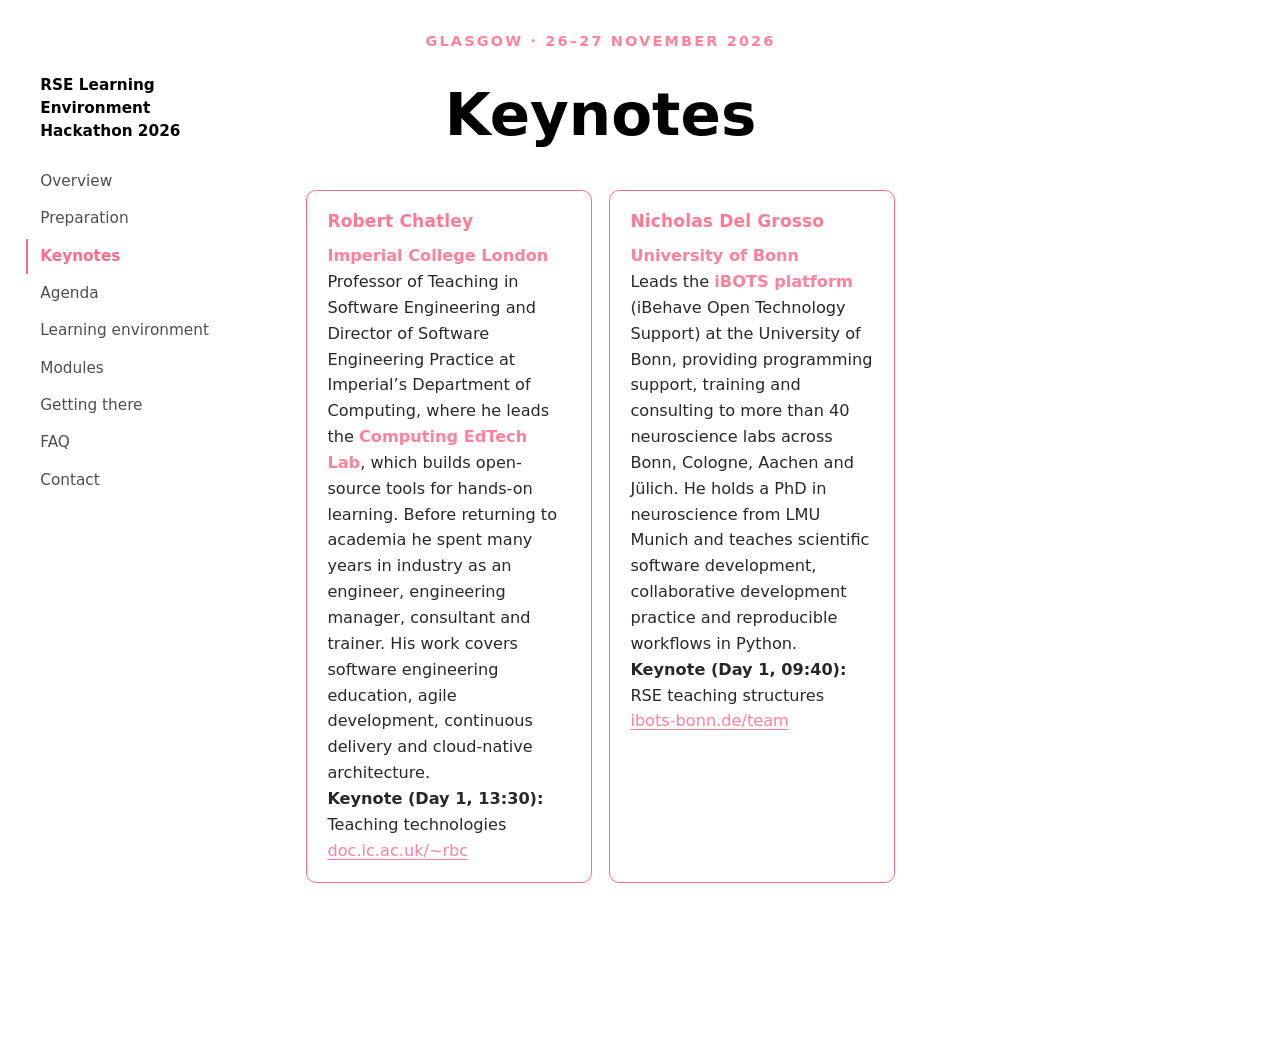
<file: keynotes.html>
<!DOCTYPE html>
<html xmlns="http://www.w3.org/1999/xhtml" lang="en" xml:lang="en"><head>

<meta charset="utf-8">
<meta name="generator" content="quarto-1.11.9">

<meta name="viewport" content="width=device-width, initial-scale=1.0, user-scalable=yes">


<title>Keynotes · RSE Learning Environment Hackathon 2026 – RSE Learning Environment Hackathon 2026</title>
<style>
/* Default styles provided by pandoc.
** See https://pandoc.org/MANUAL.html#variables-for-html for config info.
*/
span.smallcaps{font-variant: small-caps;}
div.columns{display: flex; gap: 1.5em;}
div.column{flex: auto;}
@media screen {
div.columns{gap: min(4vw, 1.5em);}
div.column{overflow-x: auto;}
}
div.hanging-indent{margin-left: 1.5em; text-indent: -1.5em;}
ul.task-list{list-style: none;}
ul.task-list li input[type="checkbox"] {
  width: 0.8em;
  margin: 0 0.8em 0.2em -1em; /* quarto-specific, see https://github.com/quarto-dev/quarto-cli/issues/4556 */ 
  vertical-align: middle;
}
</style>


<script src="site_libs/quarto-nav/quarto-nav.js"></script>
<script src="site_libs/clipboard/clipboard.min.js"></script>
<script src="site_libs/quarto-search/autocomplete.umd.js"></script>
<script src="site_libs/quarto-search/fuse.min.js"></script>
<script src="site_libs/quarto-search/quarto-search.js"></script>
<meta name="quarto:offset" content="./">
<script src="site_libs/quarto-html/quarto.js" type="module"></script>
<script src="site_libs/quarto-html/tabsets/tabsets.js" type="module"></script>
<script src="site_libs/quarto-html/scrollable-regions/scrollable-regions.js" type="module"></script>
<script src="site_libs/quarto-html/popper.min.js"></script>
<script src="site_libs/quarto-html/tippy.umd.min.js"></script>
<script src="site_libs/quarto-html/anchor.min.js"></script>
<link href="site_libs/quarto-html/tippy.css" rel="stylesheet">
<link href="site_libs/quarto-html/quarto-syntax-highlighting-63b5708e65d6cd79cd7618c58d0c21e7.css" rel="stylesheet" id="quarto-text-highlighting-styles">
<script src="site_libs/bootstrap/bootstrap.min.js"></script>
<link href="site_libs/bootstrap/bootstrap-icons.css" rel="stylesheet">
<link href="site_libs/bootstrap/bootstrap-49ae317fcdc1ec168ae28e3f59788e2d.min.css" rel="stylesheet" append-hash="true" id="quarto-bootstrap" data-mode="light">
<script id="quarto-search-options" type="application/json">{
  "location": "sidebar",
  "copy-button": false,
  "collapse-after": 3,
  "panel-placement": "start",
  "type": "textbox",
  "limit": 50,
  "keyboard-shortcut": [
    "f",
    "/",
    "s"
  ],
  "show-item-context": false,
  "language": {
    "search-no-results-text": "No results",
    "search-matching-documents-text": "matching documents",
    "search-copy-link-title": "Copy link to search",
    "search-hide-matches-text": "Hide additional matches",
    "search-more-match-text": "more match in this document",
    "search-more-matches-text": "more matches in this document",
    "search-clear-button-title": "Clear",
    "search-text-placeholder": "",
    "search-detached-cancel-button-title": "Cancel",
    "search-submit-button-title": "Submit",
    "search-label": "Search"
  }
}</script>


</head>

<body class="quarto-light"><a id="quarto-skip-link" class="visually-hidden-focusable" href="#quarto-document-content">Skip to main content</a>

<div id="quarto-search-results"></div>
<!-- content -->
<div id="quarto-content" class="quarto-container page-columns page-rows-contents page-layout-full">
<!-- sidebar -->
<!-- margin-sidebar -->
    
<!-- main -->
<main class="content column-page" id="quarto-document-content" tabindex="-1"><header id="title-block-header" class="quarto-title-block"></header>
<nav class="site-nav" aria-label="Site">
  <a class="site-nav-title" href="index.html">RSE Learning Environment Hackathon 2026</a>
  <a href="index.html">Overview</a>
  <a href="preparation.html">Preparation</a>
  <a href="keynotes.html">Keynotes</a>
  <a href="agenda.html">Agenda</a>
  <a href="learning-environment.html">Learning environment</a>
  <a href="modules.html">Modules</a>
  <a href="getting-there.html">Getting there</a>
  <a href="https://github.com/juliandehne/rse_learning_environment/wiki/Glasgow-Hackathon-FAQ" target="_blank" rel="noopener">FAQ</a>
  <a href="contacts.html">Contact</a>
</nav>
<script>
(function () {
  var page = location.pathname.split('/').pop() || 'index.html';
  document.querySelectorAll('.site-nav a:not(.site-nav-title)').forEach(function (a) {
    if (a.getAttribute('href') === page) a.setAttribute('aria-current', 'page');
  });
})();
</script>




<div class="hero">
<div class="hero-top">
<p><span class="eyebrow">Glasgow · 26–27 November 2026</span></p>
<section id="keynotes" class="level1">
<h1>Keynotes</h1>
</section>
</div>
<div class="hero-body">
<div class="why-grid">
<section id="robert-chatley" class="level3 why-card">
<h3 class="anchored" data-anchor-id="robert-chatley">Robert Chatley</h3>
<p><em>Imperial College London</em></p>
<p>Professor of Teaching in Software Engineering and Director of Software Engineering Practice at Imperial’s Department of Computing, where he leads the <span class="highlight">Computing EdTech Lab</span>, which builds open-source tools for hands-on learning. Before returning to academia he spent many years in industry as an engineer, engineering manager, consultant and trainer. His work covers software engineering education, agile development, continuous delivery and cloud-native architecture.</p>
<p><strong>Keynote (Day 1, 13:30):</strong> Teaching technologies</p>
<p><a href="https://www.doc.ic.ac.uk/~rbc/" target="_blank">doc.ic.ac.uk/~rbc</a></p>
</section>
<section id="nicholas-del-grosso" class="level3 why-card">
<h3 class="anchored" data-anchor-id="nicholas-del-grosso">Nicholas Del Grosso</h3>
<p><em>University of Bonn</em></p>
<p>Leads the <span class="highlight">iBOTS platform</span> (iBehave Open Technology Support) at the University of Bonn, providing programming support, training and consulting to more than 40 neuroscience labs across Bonn, Cologne, Aachen and Jülich. He holds a PhD in neuroscience from LMU Munich and teaches scientific software development, collaborative development practice and reproducible workflows in Python.</p>
<p><strong>Keynote (Day 1, 09:40):</strong> RSE teaching structures</p>
<p><a href="https://ibots-bonn.de/team/" target="_blank">ibots-bonn.de/team</a></p>
</section>
</div>
</div>
</div>



</main> <!-- /main -->
<script id="quarto-html-after-body" type="application/javascript">
  window.document.addEventListener("DOMContentLoaded", function (event) {
    const icon = "";
    const anchorJS = new window.AnchorJS();
    anchorJS.options = {
      placement: 'right',
      icon: icon
    };
    anchorJS.add('.anchored');
    const isCodeAnnotation = (el) => {
      for (const clz of el.classList) {
        if (clz.startsWith('code-annotation-')) {                     
          return true;
        }
      }
      return false;
    }
    const onCopySuccess = function(e) {
      // button target
      const button = e.trigger;
      // don't keep focus
      button.blur();
      // flash "checked"
      button.classList.add('code-copy-button-checked');
      var currentTitle = button.getAttribute("title");
      button.setAttribute("title", "Copied!");
      let tooltip;
      if (window.bootstrap) {
        button.setAttribute("data-bs-toggle", "tooltip");
        button.setAttribute("data-bs-placement", "left");
        button.setAttribute("data-bs-title", "Copied!");
        tooltip = new bootstrap.Tooltip(button, 
          { trigger: "manual", 
            customClass: "code-copy-button-tooltip",
            offset: [0, -8]});
        tooltip.show();    
      }
      setTimeout(function() {
        if (tooltip) {
          tooltip.hide();
          button.removeAttribute("data-bs-title");
          button.removeAttribute("data-bs-toggle");
          button.removeAttribute("data-bs-placement");
        }
        button.setAttribute("title", currentTitle);
        button.classList.remove('code-copy-button-checked');
      }, 1000);
      // clear code selection
      e.clearSelection();
    }
    const getTextToCopy = function(trigger) {
      const outerScaffold = trigger.parentElement.cloneNode(true);
      const codeEl = outerScaffold.querySelector('code');
      for (const childEl of codeEl.children) {
        if (isCodeAnnotation(childEl)) {
          childEl.remove();
        }
      }
      return codeEl.innerText;
    }
    const clipboard = new window.ClipboardJS('.code-copy-button:not([data-in-quarto-modal])', {
      text: getTextToCopy
    });
    clipboard.on('success', onCopySuccess);
    if (window.document.getElementById('quarto-embedded-source-code-modal')) {
      const clipboardModal = new window.ClipboardJS('.code-copy-button[data-in-quarto-modal]', {
        text: getTextToCopy,
        container: window.document.getElementById('quarto-embedded-source-code-modal')
      });
      clipboardModal.on('success', onCopySuccess);
    }
      var localhostRegex = new RegExp(/^(?:http|https):\/\/localhost\:?[0-9]*\//);
      var mailtoRegex = new RegExp(/^mailto:/);
        var filterRegex = new RegExp("https:\/\/personalhel\.github\.io\/RSE-hackathon\/");
      var isInternal = (href) => {
          return filterRegex.test(href) || localhostRegex.test(href) || mailtoRegex.test(href);
      }
      // Inspect non-navigation links and adorn them if external
      window.quartoDecorateExternalLinks = function (root) {
     var links = (root || window.document).querySelectorAll('a[href]:not(.nav-link):not(.navbar-brand):not(.toc-action):not(.sidebar-link):not(.sidebar-item-toggle):not(.pagination-link):not(.no-external):not([aria-hidden]):not(.dropdown-item):not(.quarto-navigation-tool):not(.about-link)');
      for (var i=0; i<links.length; i++) {
        const link = links[i];
        if (!isInternal(link.href)) {
          // undo the damage that might have been done by quarto-nav.js in the case of
          // links that we want to consider external
          if (link.dataset.originalHref !== undefined) {
            link.href = link.dataset.originalHref;
          }
          if (!link.classList.contains('no-external-icon')) {
          }
        }
      }
      };
      window.quartoDecorateExternalLinks(window.document);
    // Esc closes the popup (WCAG 1.4.13) and focus leaving both trigger and
    // popup closes it (WCAG 2.4.11); tippy handles neither for interactive popups.
    const hideOnEscAndFocusOut = {
      name: 'hideOnEscAndFocusOut',
      defaultValue: true,
      fn(instance) {
        const dismiss = () => {
          // A show scheduled by the trigger delay would otherwise reopen it
          instance.clearDelayTimeouts();
          instance.hide();
        };
        const onKeyDown = (event) => {
          if (event.key !== 'Escape') {
            return;
          }
          // Keep Esc from also reaching page handlers (e.g. reveal.js overview),
          // except an open reveal.js slide menu, which Esc should close too.
          // The menu handles keys only when its keyboard option is on.
          const menuHandlesEsc = window.Reveal?.getPlugin?.('menu')?.isOpen() &&
            window.Reveal.getConfig().menu?.keyboard !== false;
          if (!menuHandlesEsc) {
            event.stopPropagation();
          }
          if (instance.popper.contains(window.document.activeElement)) {
            // Disabled while refocusing so the focus trigger does not reopen it
            instance.disable();
            instance.reference.focus();
            instance.enable();
          }
          dismiss();
        };
        const onFocusOut = (event) => {
          const target = event.relatedTarget;
          if (target && !instance.reference.contains(target) &&
              !instance.popper.contains(target)) {
            dismiss();
          }
        };
        // On the trigger too: a click trigger (code-annotations: select) has no
        // blur handling. Attached for the instance's lifetime so leaving the
        // trigger also cancels a show still pending on the trigger delay.
        instance.reference.addEventListener('focusout', onFocusOut);
        return {
          onShow() {
            window.document.addEventListener('keydown', onKeyDown, true);
            instance.popper.addEventListener('focusout', onFocusOut);
          },
          onHide() {
            window.document.removeEventListener('keydown', onKeyDown, true);
            instance.popper.removeEventListener('focusout', onFocusOut);
          },
          onDestroy() {
            instance.reference.removeEventListener('focusout', onFocusOut);
          },
        };
      },
    };
    function tippyHover(el, contentFn, onTriggerFn, onUntriggerFn) {
      const config = {
        allowHTML: true,
        maxWidth: 500,
        delay: 100,
        arrow: false,
        appendTo: function(el) {
            return el.parentElement;
        },
        interactive: true,
        interactiveBorder: 10,
        theme: 'quarto',
        placement: 'bottom-start',
        plugins: [hideOnEscAndFocusOut],
      };
      if (contentFn) {
        config.content = contentFn;
      }
      if (onTriggerFn) {
        config.onTrigger = onTriggerFn;
      }
      if (onUntriggerFn) {
        config.onUntrigger = onUntriggerFn;
      }
      window.tippy(el, config); 
    }
    const noterefs = window.document.querySelectorAll('a[role="doc-noteref"]');
    for (var i=0; i<noterefs.length; i++) {
      const ref = noterefs[i];
      tippyHover(ref, function() {
        // use id or data attribute instead here
        let href = ref.getAttribute('data-footnote-href') || ref.getAttribute('href');
        try { href = new URL(href).hash; } catch {}
        const id = href.replace(/^#\/?/, "");
        const note = window.document.getElementById(id);
        if (note) {
          return note.innerHTML;
        } else {
          return "";
        }
      });
    }
    const xrefs = window.document.querySelectorAll('a.quarto-xref');
    const processXRef = (id, note) => {
      // Strip column container classes
      const stripColumnClz = (el) => {
        el.classList.remove("page-full", "page-columns");
        if (el.children) {
          for (const child of el.children) {
            stripColumnClz(child);
          }
        }
      }
      stripColumnClz(note)
      if (id === null || id.startsWith('sec-')) {
        // Special case sections, only their first couple elements
        const container = document.createElement("div");
        if (note.children && note.children.length > 2) {
          container.appendChild(note.children[0].cloneNode(true));
          for (let i = 1; i < note.children.length; i++) {
            const child = note.children[i];
            if (child.tagName === "P" && child.innerText === "") {
              continue;
            } else {
              container.appendChild(child.cloneNode(true));
              break;
            }
          }
          if (window.Quarto?.typesetMath) {
            window.Quarto.typesetMath(container);
          }
          return container.innerHTML
        } else {
          if (window.Quarto?.typesetMath) {
            window.Quarto.typesetMath(note);
          }
          return note.innerHTML;
        }
      } else {
        // Remove any anchor links if they are present
        const anchorLink = note.querySelector('a.anchorjs-link');
        if (anchorLink) {
          anchorLink.remove();
        }
        if (window.Quarto?.typesetMath) {
          window.Quarto.typesetMath(note);
        }
        if (note.classList.contains("callout")) {
          return note.outerHTML;
        } else {
          return note.innerHTML;
        }
      }
    }
    for (var i=0; i<xrefs.length; i++) {
      const xref = xrefs[i];
      tippyHover(xref, undefined, function(instance) {
        instance.disable();
        let url = xref.getAttribute('href');
        let hash = undefined; 
        if (url.startsWith('#')) {
          hash = url;
        } else {
          try { hash = new URL(url).hash; } catch {}
        }
        if (hash) {
          const id = hash.replace(/^#\/?/, "");
          const note = window.document.getElementById(id);
          if (note !== null) {
            try {
              const html = processXRef(id, note.cloneNode(true));
              instance.setContent(html);
            } finally {
              instance.enable();
              instance.show();
            }
          } else {
            // See if we can fetch this
            fetch(url.split('#')[0])
            .then(res => res.text())
            .then(html => {
              const parser = new DOMParser();
              const htmlDoc = parser.parseFromString(html, "text/html");
              const note = htmlDoc.getElementById(id);
              if (note !== null) {
                const html = processXRef(id, note);
                instance.setContent(html);
              } 
            }).finally(() => {
              instance.enable();
              instance.show();
            });
          }
        } else {
          // See if we can fetch a full url (with no hash to target)
          // This is a special case and we should probably do some content thinning / targeting
          fetch(url)
          .then(res => res.text())
          .then(html => {
            const parser = new DOMParser();
            const htmlDoc = parser.parseFromString(html, "text/html");
            const note = htmlDoc.querySelector('main.content');
            if (note !== null) {
              // This should only happen for chapter cross references
              // (since there is no id in the URL)
              // remove the first header
              if (note.children.length > 0 && note.children[0].tagName === "HEADER") {
                note.children[0].remove();
              }
              const html = processXRef(null, note);
              instance.setContent(html);
            } 
          }).finally(() => {
            instance.enable();
            instance.show();
          });
        }
      }, function(instance) {
      });
    }
        let selectedAnnoteEl;
        const selectorForAnnotation = ( cell, annotation) => {
          let cellAttr = 'data-code-cell="' + cell + '"';
          let lineAttr = 'data-code-annotation="' +  annotation + '"';
          const selector = 'span[' + cellAttr + '][' + lineAttr + ']';
          return selector;
        }
        const selectCodeLines = (annoteEl) => {
          const doc = window.document;
          const targetCell = annoteEl.getAttribute("data-target-cell");
          const targetAnnotation = annoteEl.getAttribute("data-target-annotation");
          const annoteSpan = window.document.querySelector(selectorForAnnotation(targetCell, targetAnnotation));
          const lines = annoteSpan.getAttribute("data-code-lines").split(",");
          const lineIds = lines.map((line) => {
            return targetCell + "-" + line;
          })
          // Each band is positioned against its own containing block, which is
          // not the offsetParent of the lines, so place it from client rects.
          const placeBand = (band, firstEl, lastEl, codeBlock) => {
            const container = band.offsetParent;
            if (container === null) {
              return;
            }
            const containerRect = container.getBoundingClientRect();
            // Reveal.js scales slides with a transform, so convert client
            // pixels back to the CSS pixels of the container.
            const scale = containerRect.height / container.offsetHeight || 1;
            const firstRect = firstEl.getBoundingClientRect();
            const lastRect = lastEl.getBoundingClientRect();
            const top = (firstRect.top - containerRect.top) / scale - container.clientTop + container.scrollTop;
            const height = (lastRect.bottom - firstRect.top) / scale;
            band.style.top = top - 2 + "px";
            band.style.height = height + 4 + "px";
            if (codeBlock) {
              // Without the copy button wrapper, the containing block is wider
              // than the code block, so span the code block explicitly.
              const blockRect = codeBlock.getBoundingClientRect();
              band.style.left = (blockRect.left - containerRect.left) / scale - container.clientLeft + container.scrollLeft + "px";
              band.style.width = blockRect.width / scale + "px";
            }
          };
          if (lineIds.length > 0) {
            const el = window.document.getElementById(lineIds[0]);
            const lastEl = window.document.getElementById(lineIds[lineIds.length - 1]);
            const parent = el.parentElement.parentElement;
            // cook up a div (if necessary) and position it
            let div = window.document.getElementById("code-annotation-line-highlight");
            if (div === null) {
              div = window.document.createElement("div");
              div.setAttribute("id", "code-annotation-line-highlight");
              div.style.position = 'absolute';
              parent.appendChild(div);
            }
            placeBand(div, el, lastEl, parent.closest("div.sourceCode") || parent);
            let gutterDiv = window.document.getElementById("code-annotation-line-highlight-gutter");
            if (gutterDiv === null) {
              gutterDiv = window.document.createElement("div");
              gutterDiv.setAttribute("id", "code-annotation-line-highlight-gutter");
              gutterDiv.style.position = 'absolute';
              const codeCell = window.document.getElementById(targetCell);
              const gutter = codeCell.querySelector('.code-annotation-gutter');
              gutter.appendChild(gutterDiv);
            }
            placeBand(gutterDiv, el, lastEl);
            selectedAnnoteEl = annoteEl;
          }
        };
        const unselectCodeLines = () => {
          const elementsIds = ["code-annotation-line-highlight", "code-annotation-line-highlight-gutter"];
          elementsIds.forEach((elId) => {
            const div = window.document.getElementById(elId);
            if (div) {
              div.remove();
            }
          });
          selectedAnnoteEl = undefined;
        };
          // Handle positioning of the toggle
      window.addEventListener(
        "resize",
        throttle(() => {
          elRect = undefined;
          if (selectedAnnoteEl) {
            selectCodeLines(selectedAnnoteEl);
          }
        }, 10)
      );
      function throttle(fn, ms) {
      let throttle = false;
      let timer;
        return (...args) => {
          if(!throttle) { // first call gets through
              fn.apply(this, args);
              throttle = true;
          } else { // all the others get throttled
              if(timer) clearTimeout(timer); // cancel #2
              timer = setTimeout(() => {
                fn.apply(this, args);
                timer = throttle = false;
              }, ms);
          }
        };
      }
        // Attach click handler to the DT
        const annoteDls = window.document.querySelectorAll('dt[data-target-cell]');
        for (const annoteDlNode of annoteDls) {
          annoteDlNode.addEventListener('click', (event) => {
            const clickedEl = event.target;
            if (clickedEl !== selectedAnnoteEl) {
              unselectCodeLines();
              const activeEl = window.document.querySelector('dt[data-target-cell].code-annotation-active');
              if (activeEl) {
                activeEl.classList.remove('code-annotation-active');
              }
              selectCodeLines(clickedEl);
              clickedEl.classList.add('code-annotation-active');
            } else {
              // Unselect the line
              unselectCodeLines();
              clickedEl.classList.remove('code-annotation-active');
            }
          });
        }
    const findCites = (el) => {
      const parentEl = el.parentElement;
      if (parentEl) {
        const cites = parentEl.dataset.cites;
        if (cites) {
          return {
            el,
            cites: cites.split(' ')
          };
        } else {
          return findCites(el.parentElement)
        }
      } else {
        return undefined;
      }
    };
    var bibliorefs = window.document.querySelectorAll('a[role="doc-biblioref"]');
    for (var i=0; i<bibliorefs.length; i++) {
      const ref = bibliorefs[i];
      const citeInfo = findCites(ref);
      if (citeInfo) {
        tippyHover(citeInfo.el, function() {
          var popup = window.document.createElement('div');
          citeInfo.cites.forEach(function(cite) {
            var citeDiv = window.document.createElement('div');
            citeDiv.classList.add('hanging-indent');
            citeDiv.classList.add('csl-entry');
            var biblioDiv = window.document.getElementById('ref-' + cite);
            if (biblioDiv) {
              citeDiv.innerHTML = biblioDiv.innerHTML;
            }
            popup.appendChild(citeDiv);
          });
          return popup.innerHTML;
        });
      }
    }
  });
  </script>
  <script type="application/javascript">
  window.quartoScrollableRegionsLabels = {"code":"Scrollable code","output":"Scrollable output"};
  </script>
</div> <!-- /content -->




</body></html>
</file>
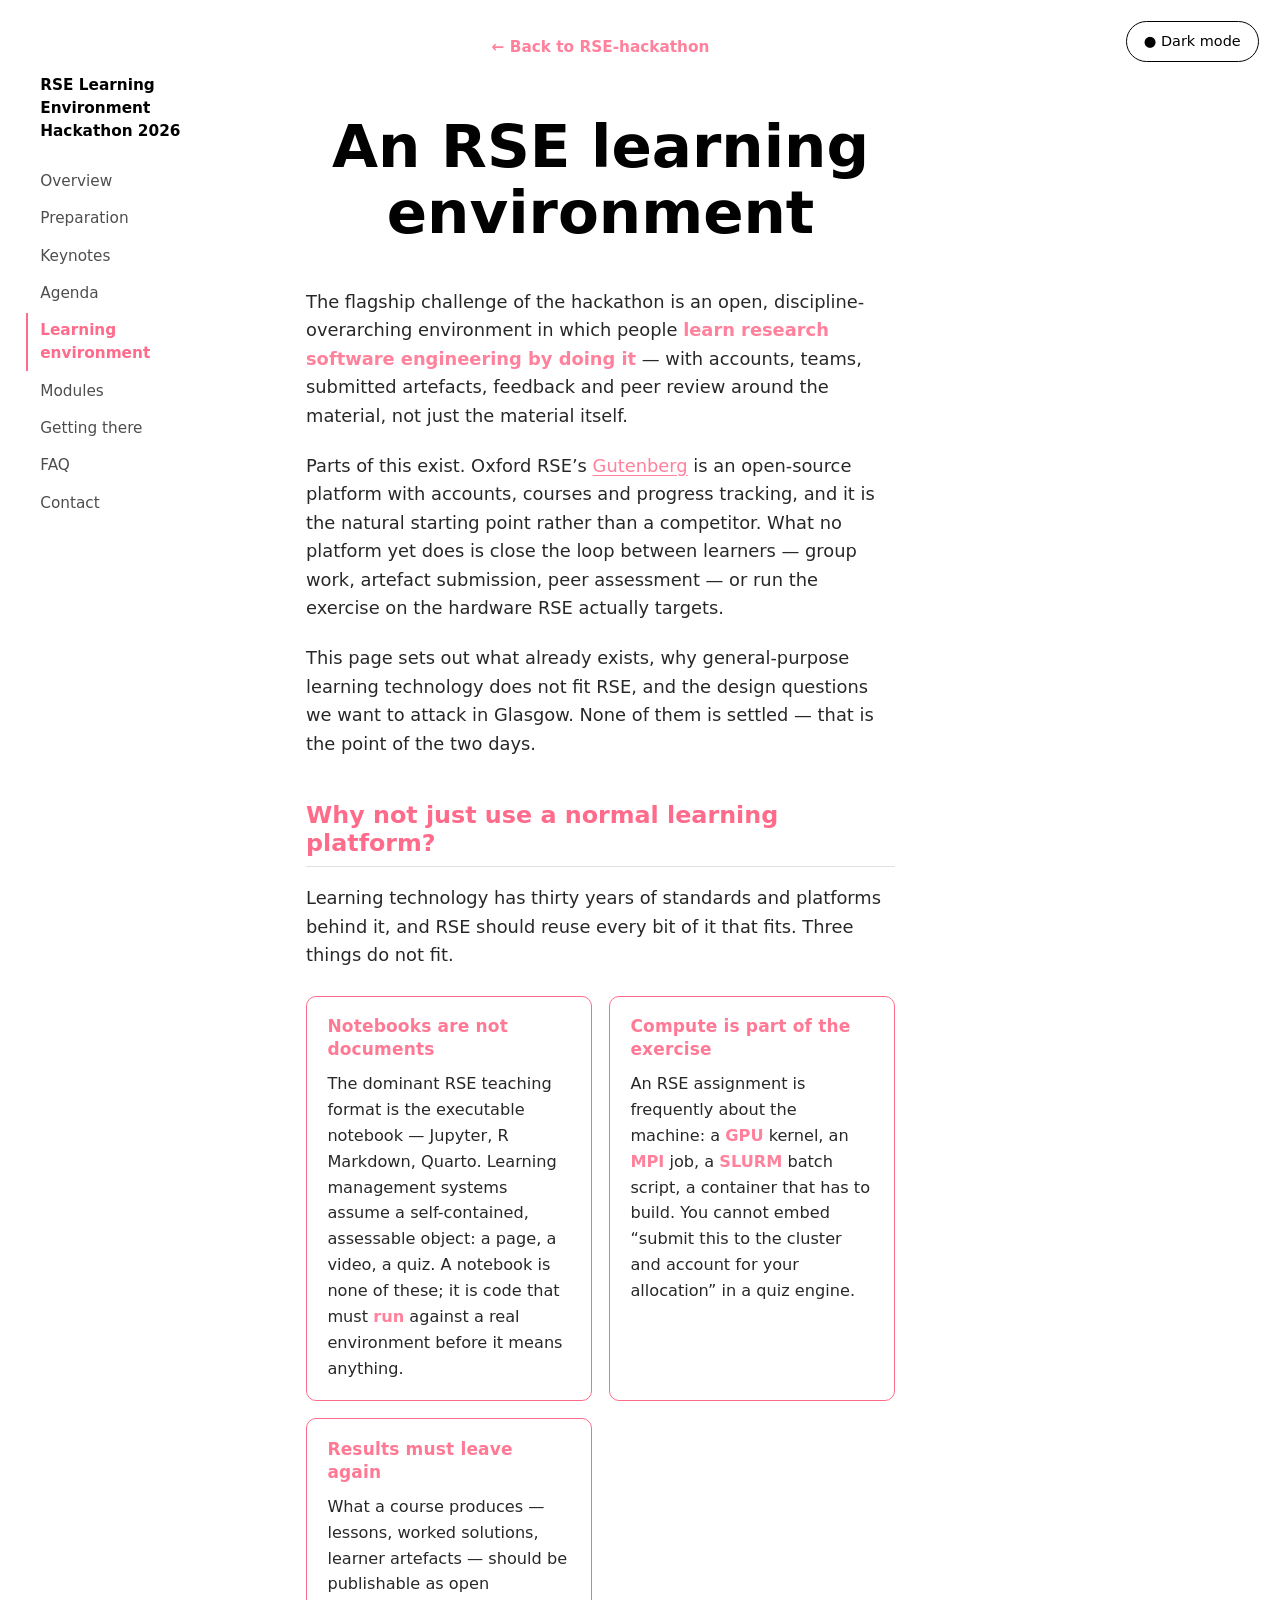
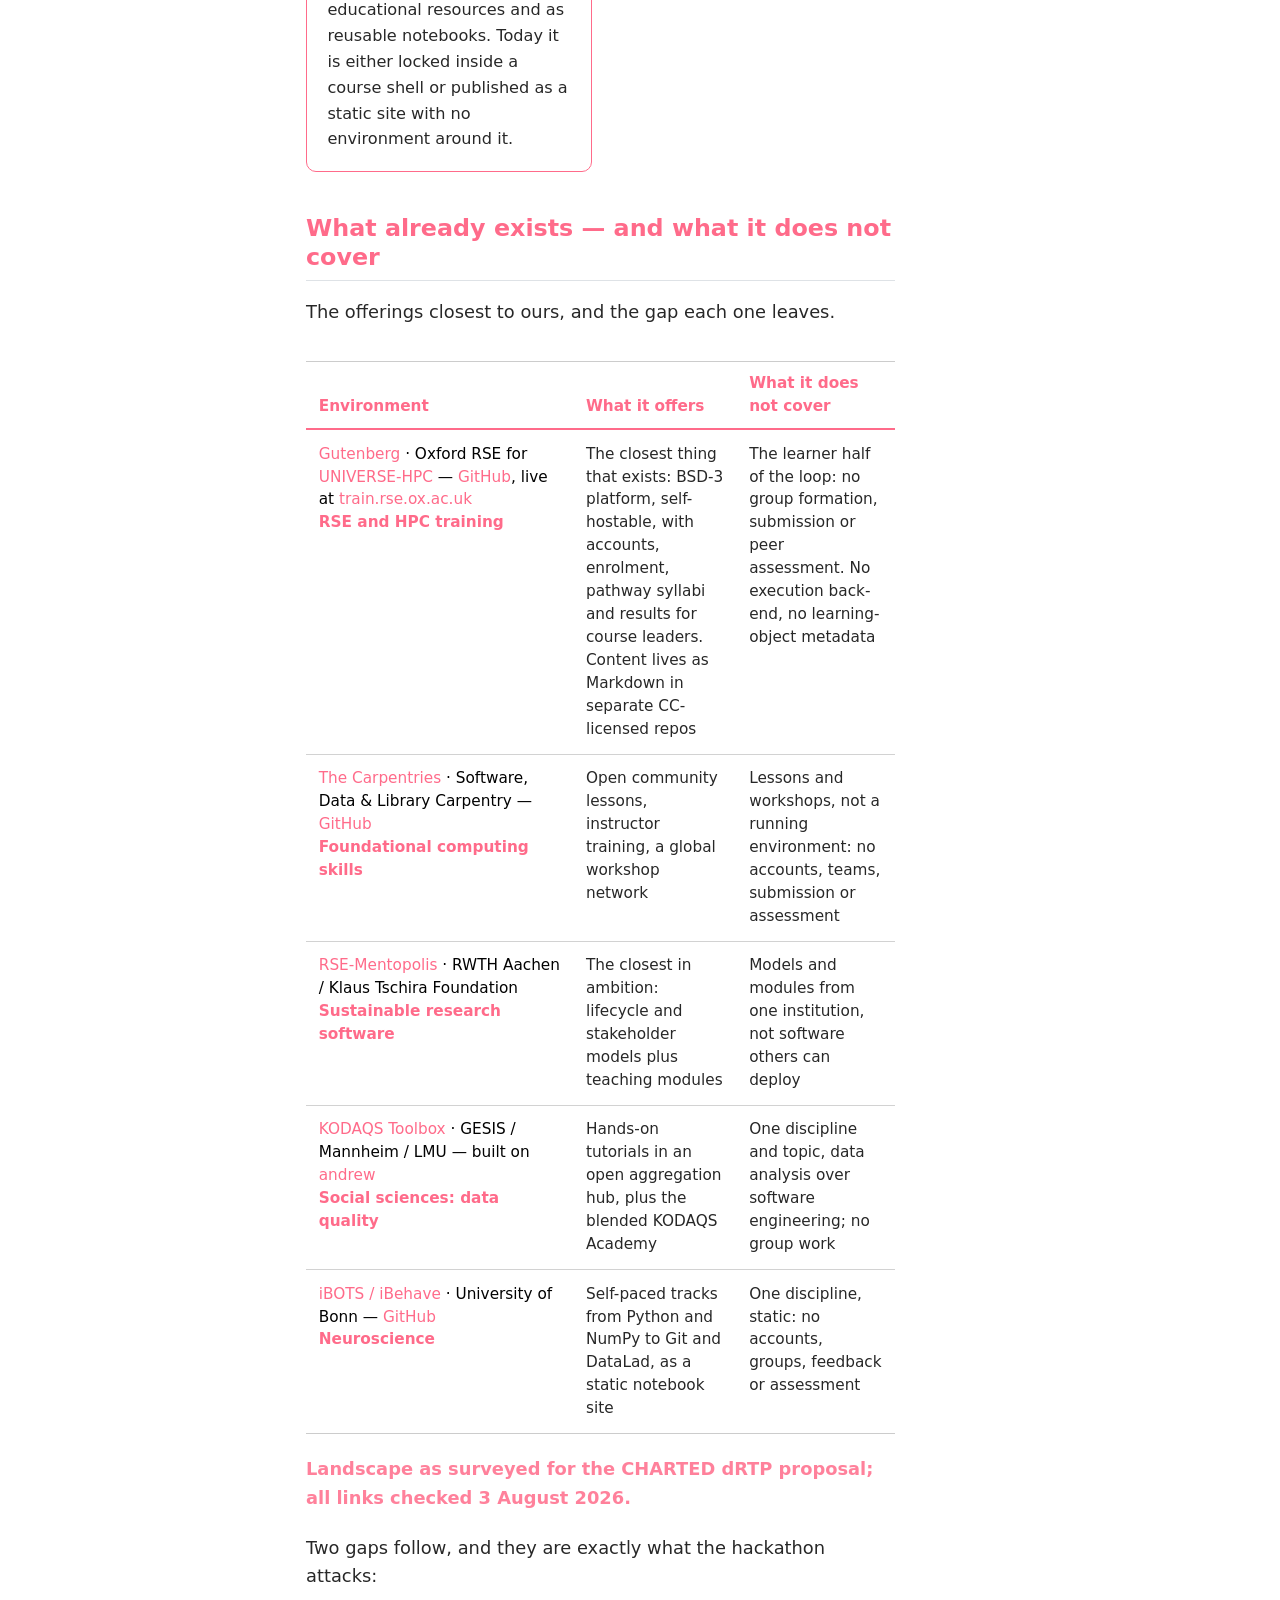
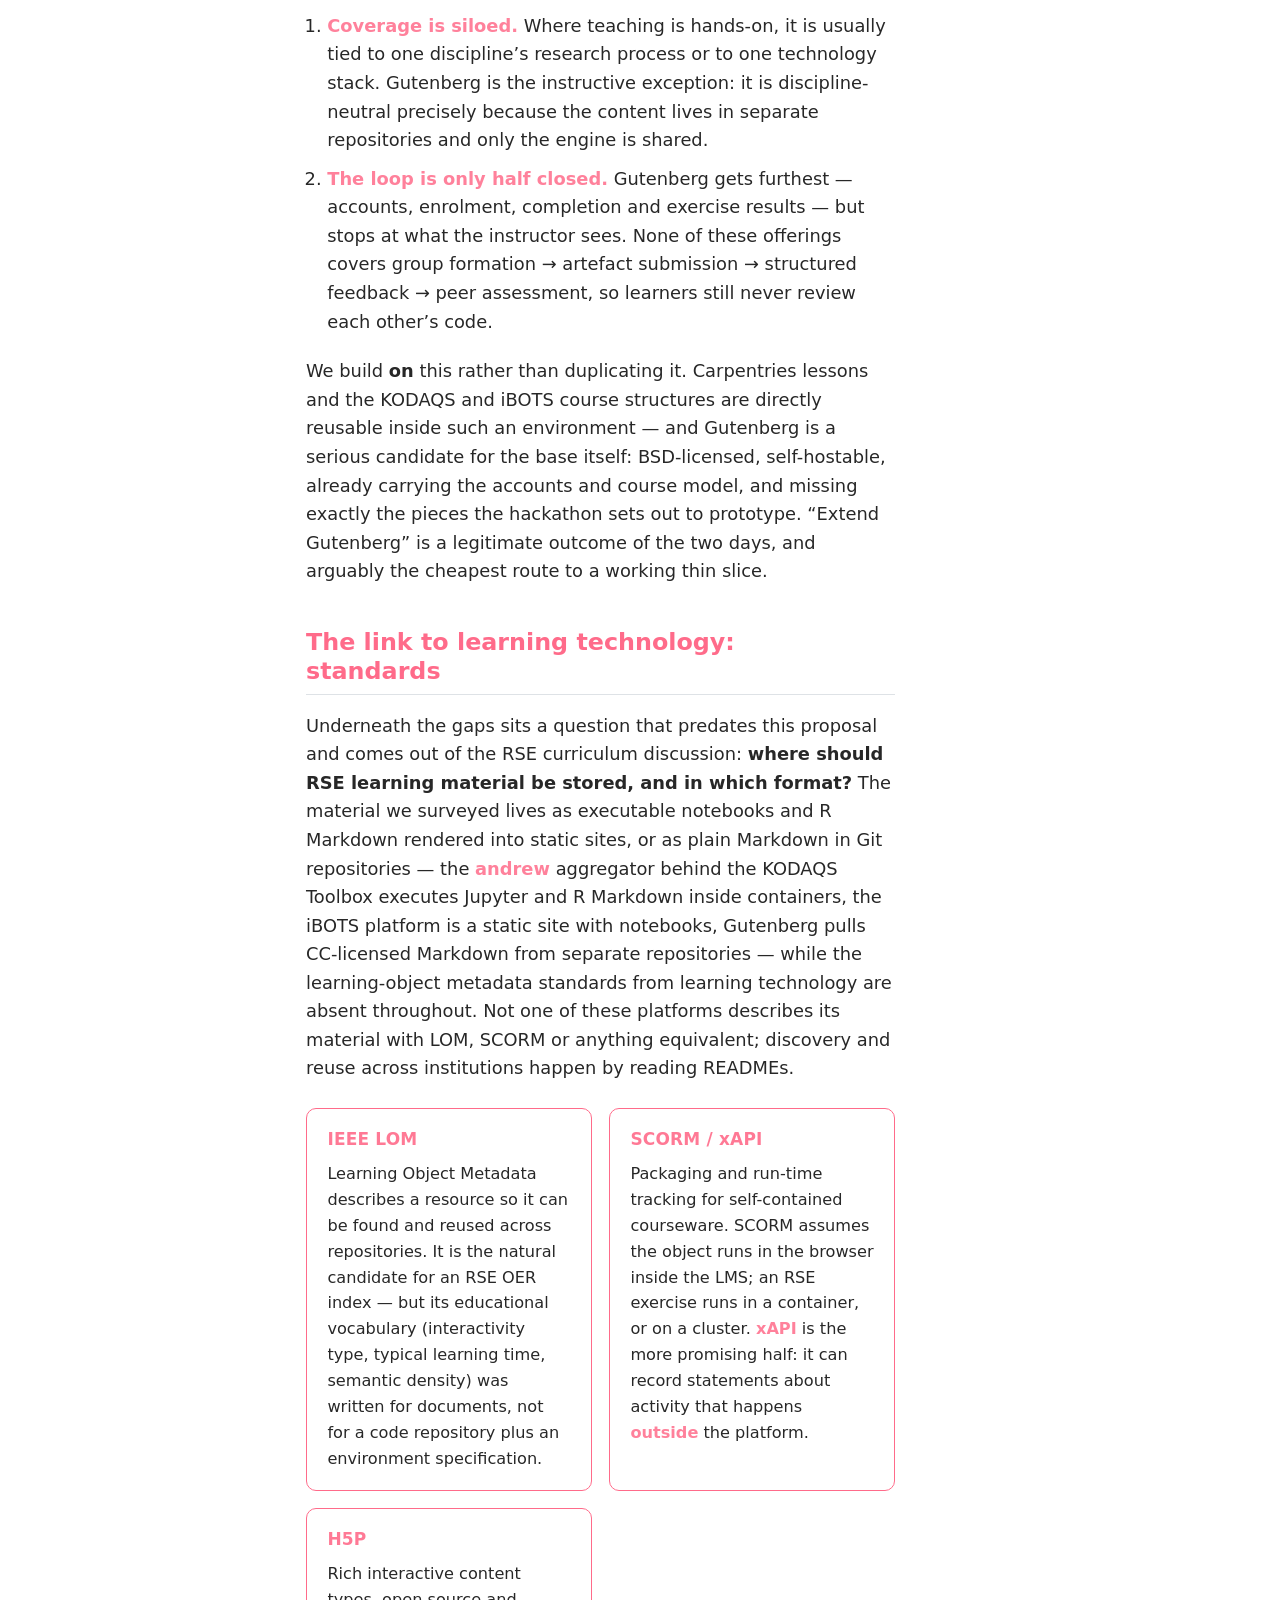
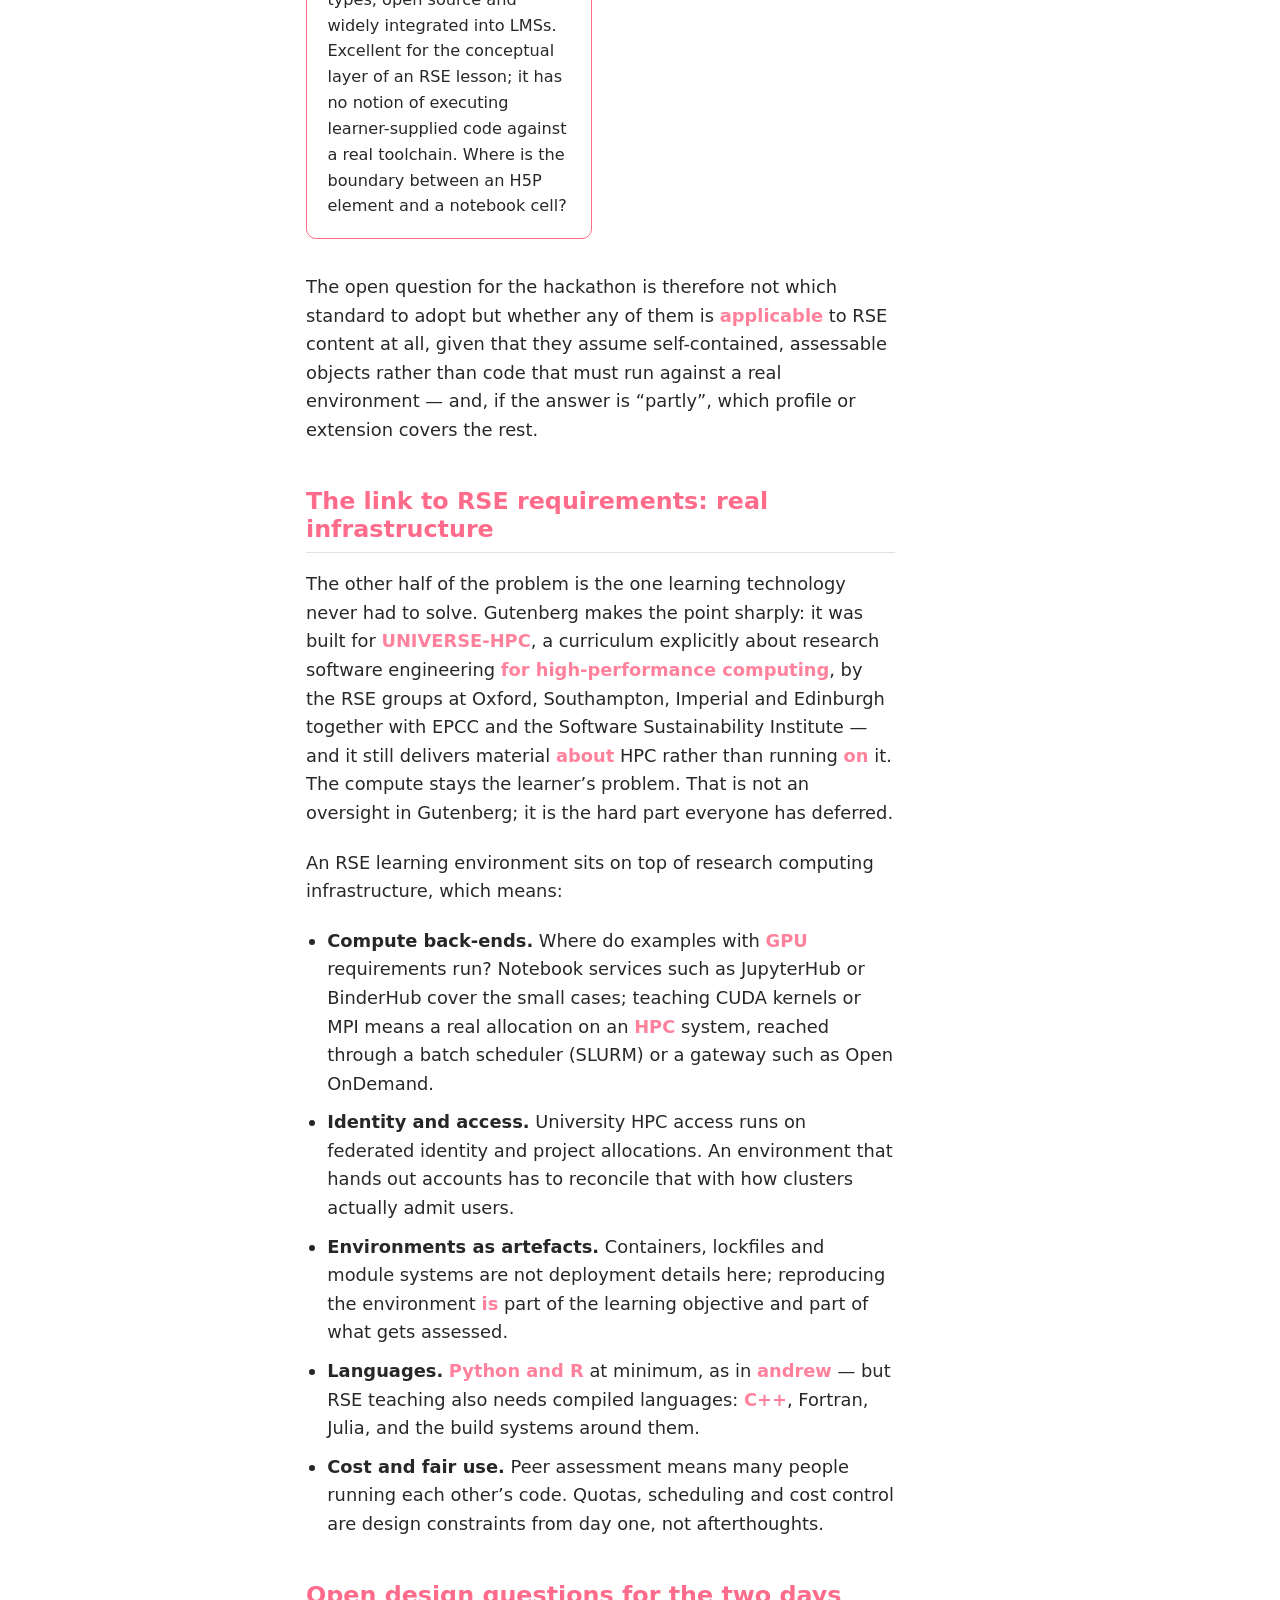
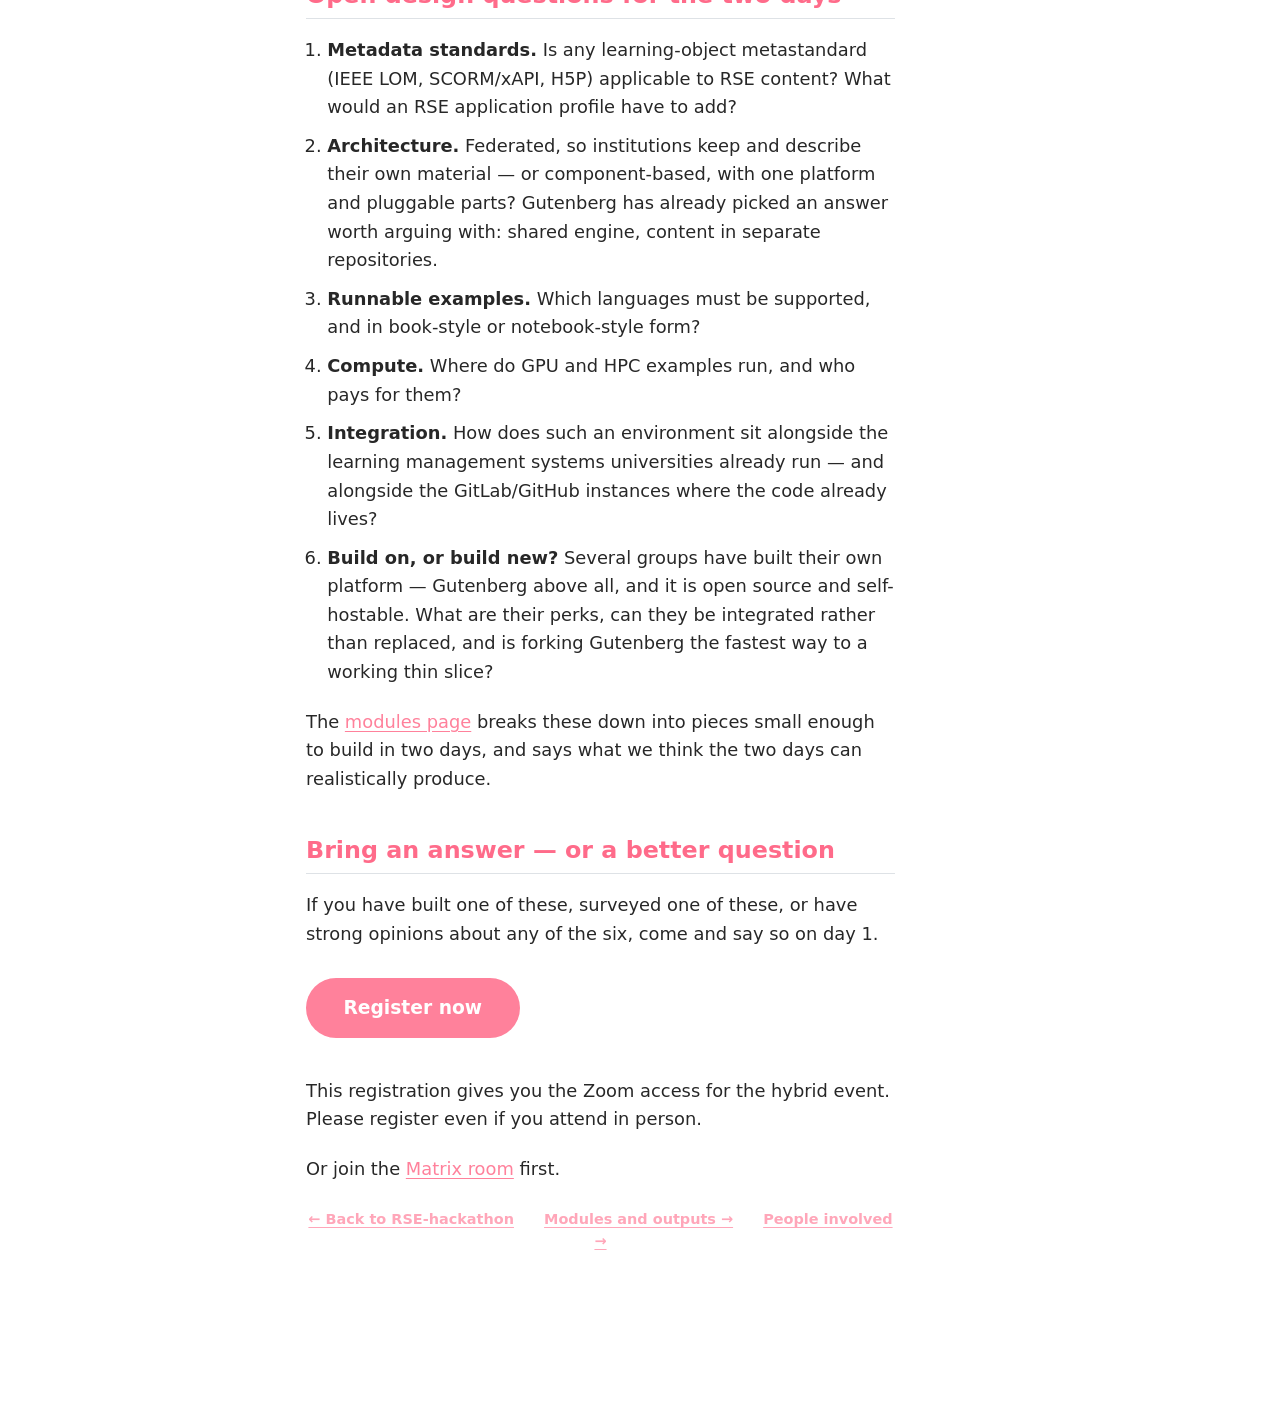
<file: learning-environment.html>
<!DOCTYPE html>
<html xmlns="http://www.w3.org/1999/xhtml" lang="en" xml:lang="en"><head>

<meta charset="utf-8">
<meta name="generator" content="quarto-1.11.9">

<meta name="viewport" content="width=device-width, initial-scale=1.0, user-scalable=yes">


<title>The RSE learning environment · RSE Learning Environment Hackathon 2026 – RSE Learning Environment Hackathon 2026</title>
<style>
/* Default styles provided by pandoc.
** See https://pandoc.org/MANUAL.html#variables-for-html for config info.
*/
span.smallcaps{font-variant: small-caps;}
div.columns{display: flex; gap: 1.5em;}
div.column{flex: auto;}
@media screen {
div.columns{gap: min(4vw, 1.5em);}
div.column{overflow-x: auto;}
}
div.hanging-indent{margin-left: 1.5em; text-indent: -1.5em;}
ul.task-list{list-style: none;}
ul.task-list li input[type="checkbox"] {
  width: 0.8em;
  margin: 0 0.8em 0.2em -1em; /* quarto-specific, see https://github.com/quarto-dev/quarto-cli/issues/4556 */ 
  vertical-align: middle;
}
</style>


<script src="site_libs/quarto-nav/quarto-nav.js"></script>
<script src="site_libs/clipboard/clipboard.min.js"></script>
<script src="site_libs/quarto-search/autocomplete.umd.js"></script>
<script src="site_libs/quarto-search/fuse.min.js"></script>
<script src="site_libs/quarto-search/quarto-search.js"></script>
<meta name="quarto:offset" content="./">
<script src="site_libs/quarto-html/quarto.js" type="module"></script>
<script src="site_libs/quarto-html/tabsets/tabsets.js" type="module"></script>
<script src="site_libs/quarto-html/scrollable-regions/scrollable-regions.js" type="module"></script>
<script src="site_libs/quarto-html/popper.min.js"></script>
<script src="site_libs/quarto-html/tippy.umd.min.js"></script>
<script src="site_libs/quarto-html/anchor.min.js"></script>
<link href="site_libs/quarto-html/tippy.css" rel="stylesheet">
<link href="site_libs/quarto-html/quarto-syntax-highlighting-63b5708e65d6cd79cd7618c58d0c21e7.css" rel="stylesheet" id="quarto-text-highlighting-styles">
<script src="site_libs/bootstrap/bootstrap.min.js"></script>
<link href="site_libs/bootstrap/bootstrap-icons.css" rel="stylesheet">
<link href="site_libs/bootstrap/bootstrap-49ae317fcdc1ec168ae28e3f59788e2d.min.css" rel="stylesheet" append-hash="true" id="quarto-bootstrap" data-mode="light">
<script id="quarto-search-options" type="application/json">{
  "location": "sidebar",
  "copy-button": false,
  "collapse-after": 3,
  "panel-placement": "start",
  "type": "textbox",
  "limit": 50,
  "keyboard-shortcut": [
    "f",
    "/",
    "s"
  ],
  "show-item-context": false,
  "language": {
    "search-no-results-text": "No results",
    "search-matching-documents-text": "matching documents",
    "search-copy-link-title": "Copy link to search",
    "search-hide-matches-text": "Hide additional matches",
    "search-more-match-text": "more match in this document",
    "search-more-matches-text": "more matches in this document",
    "search-clear-button-title": "Clear",
    "search-text-placeholder": "",
    "search-detached-cancel-button-title": "Cancel",
    "search-submit-button-title": "Submit",
    "search-label": "Search"
  }
}</script>


</head>

<body class="quarto-light"><a id="quarto-skip-link" class="visually-hidden-focusable" href="#quarto-document-content">Skip to main content</a>

<div id="quarto-search-results"></div>
<!-- content -->
<div id="quarto-content" class="quarto-container page-columns page-rows-contents page-layout-full">
<!-- sidebar -->
<!-- margin-sidebar -->
    
<!-- main -->
<main class="content column-page" id="quarto-document-content" tabindex="-1"><header id="title-block-header" class="quarto-title-block"></header>
<nav class="site-nav" aria-label="Site">
  <a class="site-nav-title" href="index.html">RSE Learning Environment Hackathon 2026</a>
  <a href="index.html">Overview</a>
  <a href="preparation.html">Preparation</a>
  <a href="keynotes.html">Keynotes</a>
  <a href="agenda.html">Agenda</a>
  <a href="learning-environment.html">Learning environment</a>
  <a href="modules.html">Modules</a>
  <a href="getting-there.html">Getting there</a>
  <a href="https://github.com/juliandehne/rse_learning_environment/wiki/Glasgow-Hackathon-FAQ" target="_blank" rel="noopener">FAQ</a>
  <a href="contacts.html">Contact</a>
</nav>
<script>
(function () {
  var page = location.pathname.split('/').pop() || 'index.html';
  document.querySelectorAll('.site-nav a:not(.site-nav-title)').forEach(function (a) {
    if (a.getAttribute('href') === page) a.setAttribute('aria-current', 'page');
  });
})();
</script>




<div class="hero">
<div class="hero-top">
<p><a href="index.html" class="back-link">← Back to RSE-hackathon</a></p>
<section id="an-rse-learning-environment" class="level1">
<h1>An RSE learning environment</h1>
</section>
</div>
<div class="hero-body">
<p>The flagship challenge of the hackathon is an open, discipline-overarching environment in which people <em>learn research software engineering by doing it</em> — with accounts, teams, submitted artefacts, feedback and peer review around the material, not just the material itself.</p>
<p>Parts of this exist. Oxford RSE’s <a href="https://www.rse.ox.ac.uk/gutenberg">Gutenberg</a> is an open-source platform with accounts, courses and progress tracking, and it is the natural starting point rather than a competitor. What no platform yet does is close the loop between learners — group work, artefact submission, peer assessment — or run the exercise on the hardware RSE actually targets.</p>
<p>This page sets out what already exists, why general-purpose learning technology does not fit RSE, and the design questions we want to attack in Glasgow. None of them is settled — that is the point of the two days.</p>
<section id="why-not-just-use-a-normal-learning-platform" class="level2">
<h2 class="anchored" data-anchor-id="why-not-just-use-a-normal-learning-platform">Why not just use a normal learning platform?</h2>
<p>Learning technology has thirty years of standards and platforms behind it, and RSE should reuse every bit of it that fits. Three things do not fit.</p>
<div class="why-grid">
<section id="notebooks-are-not-documents" class="level3 why-card">
<h3 class="anchored" data-anchor-id="notebooks-are-not-documents">Notebooks are not documents</h3>
<p>The dominant RSE teaching format is the executable notebook — Jupyter, R Markdown, Quarto. Learning management systems assume a self-contained, assessable object: a page, a video, a quiz. A notebook is none of these; it is code that must <em>run</em> against a real environment before it means anything.</p>
</section>
<section id="compute-is-part-of-the-exercise" class="level3 why-card">
<h3 class="anchored" data-anchor-id="compute-is-part-of-the-exercise">Compute is part of the exercise</h3>
<p>An RSE assignment is frequently about the machine: a <span class="highlight">GPU</span> kernel, an <span class="highlight">MPI</span> job, a <span class="highlight">SLURM</span> batch script, a container that has to build. You cannot embed “submit this to the cluster and account for your allocation” in a quiz engine.</p>
</section>
<section id="results-must-leave-again" class="level3 why-card">
<h3 class="anchored" data-anchor-id="results-must-leave-again">Results must leave again</h3>
<p>What a course produces — lessons, worked solutions, learner artefacts — should be publishable as open educational resources and as reusable notebooks. Today it is either locked inside a course shell or published as a static site with no environment around it.</p>
</section>
</div>
</section>
<section id="what-already-exists-and-what-it-does-not-cover" class="level2">
<h2 class="anchored" data-anchor-id="what-already-exists-and-what-it-does-not-cover">What already exists — and what it does not cover</h2>
<p>The offerings closest to ours, and the gap each one leaves.</p>
<div class="landscape">
<table class="caption-top table">
<thead>
<tr class="header">
<th>Environment</th>
<th>What it offers</th>
<th>What it does not cover</th>
</tr>
</thead>
<tbody>
<tr class="odd">
<td><strong><a href="https://www.rse.ox.ac.uk/gutenberg">Gutenberg</a></strong> · Oxford RSE for <a href="http://www.universe-hpc.ac.uk/">UNIVERSE-HPC</a> — <a href="https://github.com/OxfordRSE/gutenberg">GitHub</a>, live at <a href="https://train.rse.ox.ac.uk/">train.rse.ox.ac.uk</a><br><em>RSE and HPC training</em></td>
<td>The closest thing that exists: BSD-3 platform, self-hostable, with accounts, enrolment, pathway syllabi and results for course leaders. Content lives as Markdown in separate CC-licensed repos</td>
<td>The learner half of the loop: no group formation, submission or peer assessment. No execution back-end, no learning-object metadata</td>
</tr>
<tr class="even">
<td><strong><a href="https://carpentries.org/">The Carpentries</a></strong> · Software, Data &amp; Library Carpentry — <a href="https://github.com/carpentries">GitHub</a><br><em>Foundational computing skills</em></td>
<td>Open community lessons, instructor training, a global workshop network</td>
<td>Lessons and workshops, not a running environment: no accounts, teams, submission or assessment</td>
</tr>
<tr class="odd">
<td><strong><a href="https://learntech.rwth-aachen.de/go/id/bmahlp/">RSE-Mentopolis</a></strong> · RWTH Aachen / Klaus Tschira Foundation<br><em>Sustainable research software</em></td>
<td>The closest in ambition: lifecycle and stakeholder models plus teaching modules</td>
<td>Models and modules from one institution, not software others can deploy</td>
</tr>
<tr class="even">
<td><strong><a href="https://kodaqs-toolbox.gesis.org/">KODAQS Toolbox</a></strong> · GESIS / Mannheim / LMU — built on <a href="https://github.com/GESIS-Methods-Hub/andrew">andrew</a><br><em>Social sciences: data quality</em></td>
<td>Hands-on tutorials in an open aggregation hub, plus the blended KODAQS Academy</td>
<td>One discipline and topic, data analysis over software engineering; no group work</td>
</tr>
<tr class="odd">
<td><strong><a href="https://learn.ibots-bonn.de/docs/">iBOTS / iBehave</a></strong> · University of Bonn — <a href="https://github.com/ibehave-ibots">GitHub</a><br><em>Neuroscience</em></td>
<td>Self-paced tracks from Python and NumPy to Git and DataLad, as a static notebook site</td>
<td>One discipline, static: no accounts, groups, feedback or assessment</td>
</tr>
</tbody>
</table>
</div>
<p><em>Landscape as surveyed for the CHARTED dRTP proposal; all links checked 3 August 2026.</em></p>
<p>Two gaps follow, and they are exactly what the hackathon attacks:</p>
<ol type="1">
<li><em>Coverage is siloed.</em> Where teaching is hands-on, it is usually tied to one discipline’s research process or to one technology stack. Gutenberg is the instructive exception: it is discipline-neutral precisely because the content lives in separate repositories and only the engine is shared.</li>
<li><em>The loop is only half closed.</em> Gutenberg gets furthest — accounts, enrolment, completion and exercise results — but stops at what the instructor sees. None of these offerings covers group formation → artefact submission → structured feedback → peer assessment, so learners still never review each other’s code.</li>
</ol>
<p>We build <strong>on</strong> this rather than duplicating it. Carpentries lessons and the KODAQS and iBOTS course structures are directly reusable inside such an environment — and Gutenberg is a serious candidate for the base itself: BSD-licensed, self-hostable, already carrying the accounts and course model, and missing exactly the pieces the hackathon sets out to prototype. “Extend Gutenberg” is a legitimate outcome of the two days, and arguably the cheapest route to a working thin slice.</p>
</section>
<section id="the-link-to-learning-technology-standards" class="level2">
<h2 class="anchored" data-anchor-id="the-link-to-learning-technology-standards">The link to learning technology: standards</h2>
<p>Underneath the gaps sits a question that predates this proposal and comes out of the RSE curriculum discussion: <strong>where should RSE learning material be stored, and in which format?</strong> The material we surveyed lives as executable notebooks and R Markdown rendered into static sites, or as plain Markdown in Git repositories — the <em>andrew</em> aggregator behind the KODAQS Toolbox executes Jupyter and R Markdown inside containers, the iBOTS platform is a static site with notebooks, Gutenberg pulls CC-licensed Markdown from separate repositories — while the learning-object metadata standards from learning technology are absent throughout. Not one of these platforms describes its material with LOM, SCORM or anything equivalent; discovery and reuse across institutions happen by reading READMEs.</p>
<div class="why-grid">
<section id="ieee-lom" class="level3 why-card">
<h3 class="anchored" data-anchor-id="ieee-lom">IEEE LOM</h3>
<p>Learning Object Metadata describes a resource so it can be found and reused across repositories. It is the natural candidate for an RSE OER index — but its educational vocabulary (interactivity type, typical learning time, semantic density) was written for documents, not for a code repository plus an environment specification.</p>
</section>
<section id="scorm-xapi" class="level3 why-card">
<h3 class="anchored" data-anchor-id="scorm-xapi">SCORM / xAPI</h3>
<p>Packaging and run-time tracking for self-contained courseware. SCORM assumes the object runs in the browser inside the LMS; an RSE exercise runs in a container, or on a cluster. <span class="highlight">xAPI</span> is the more promising half: it can record statements about activity that happens <em>outside</em> the platform.</p>
</section>
<section id="h5p" class="level3 why-card">
<h3 class="anchored" data-anchor-id="h5p">H5P</h3>
<p>Rich interactive content types, open source and widely integrated into LMSs. Excellent for the conceptual layer of an RSE lesson; it has no notion of executing learner-supplied code against a real toolchain. Where is the boundary between an H5P element and a notebook cell?</p>
</section>
</div>
<p>The open question for the hackathon is therefore not which standard to adopt but whether any of them is <em>applicable</em> to RSE content at all, given that they assume self-contained, assessable objects rather than code that must run against a real environment — and, if the answer is “partly”, which profile or extension covers the rest.</p>
</section>
<section id="the-link-to-rse-requirements-real-infrastructure" class="level2">
<h2 class="anchored" data-anchor-id="the-link-to-rse-requirements-real-infrastructure">The link to RSE requirements: real infrastructure</h2>
<p>The other half of the problem is the one learning technology never had to solve. Gutenberg makes the point sharply: it was built for <span class="highlight">UNIVERSE-HPC</span>, a curriculum explicitly about research software engineering <em>for high-performance computing</em>, by the RSE groups at Oxford, Southampton, Imperial and Edinburgh together with EPCC and the Software Sustainability Institute — and it still delivers material <em>about</em> HPC rather than running <em>on</em> it. The compute stays the learner’s problem. That is not an oversight in Gutenberg; it is the hard part everyone has deferred.</p>
<p>An RSE learning environment sits on top of research computing infrastructure, which means:</p>
<ul>
<li><strong>Compute back-ends.</strong> Where do examples with <span class="highlight">GPU</span> requirements run? Notebook services such as JupyterHub or BinderHub cover the small cases; teaching CUDA kernels or MPI means a real allocation on an <span class="highlight">HPC</span> system, reached through a batch scheduler (SLURM) or a gateway such as Open OnDemand.</li>
<li><strong>Identity and access.</strong> University HPC access runs on federated identity and project allocations. An environment that hands out accounts has to reconcile that with how clusters actually admit users.</li>
<li><strong>Environments as artefacts.</strong> Containers, lockfiles and module systems are not deployment details here; reproducing the environment <em>is</em> part of the learning objective and part of what gets assessed.</li>
<li><strong>Languages.</strong> <span class="highlight">Python and R</span> at minimum, as in <em>andrew</em> — but RSE teaching also needs compiled languages: <span class="highlight">C++</span>, Fortran, Julia, and the build systems around them.</li>
<li><strong>Cost and fair use.</strong> Peer assessment means many people running each other’s code. Quotas, scheduling and cost control are design constraints from day one, not afterthoughts.</li>
</ul>
</section>
<section id="open-design-questions-for-the-two-days" class="level2">
<h2 class="anchored" data-anchor-id="open-design-questions-for-the-two-days">Open design questions for the two days</h2>
<ol type="1">
<li><strong>Metadata standards.</strong> Is any learning-object metastandard (IEEE LOM, SCORM/xAPI, H5P) applicable to RSE content? What would an RSE application profile have to add?</li>
<li><strong>Architecture.</strong> Federated, so institutions keep and describe their own material — or component-based, with one platform and pluggable parts? Gutenberg has already picked an answer worth arguing with: shared engine, content in separate repositories.</li>
<li><strong>Runnable examples.</strong> Which languages must be supported, and in book-style or notebook-style form?</li>
<li><strong>Compute.</strong> Where do GPU and HPC examples run, and who pays for them?</li>
<li><strong>Integration.</strong> How does such an environment sit alongside the learning management systems universities already run — and alongside the GitLab/GitHub instances where the code already lives?</li>
<li><strong>Build on, or build new?</strong> Several groups have built their own platform — Gutenberg above all, and it is open source and self-hostable. What are their perks, can they be integrated rather than replaced, and is forking Gutenberg the fastest way to a working thin slice?</li>
</ol>
<p>The <a href="modules.html">modules page</a> breaks these down into pieces small enough to build in two days, and says what we think the two days can realistically produce.</p>
</section>
<section id="bring-an-answer-or-a-better-question" class="level2">
<h2 class="anchored" data-anchor-id="bring-an-answer-or-a-better-question">Bring an answer — or a better question</h2>
<p>If you have built one of these, surveyed one of these, or have strong opinions about any of the six, come and say so on day 1.</p>
<p><a href="https://uni-bonn.zoom-x.de/meeting/register/XrfyBhd4SVaFdYomJXwidg" class="cta" target="_blank">Register now</a></p>
<p>This registration gives you the Zoom access for the hybrid event. Please register even if you attend in person.</p>
<p>Or join the <a href="https://matrix.to/#/#rse-hackathon-glasgow-:matrix.org">Matrix room</a> first.</p>
</section>
</div>
<div class="organizers">
<p><a href="index.html" class="people-link">← Back to RSE-hackathon</a> <a href="modules.html" class="people-link">Modules and outputs →</a> <a href="contacts.html" class="people-link">People involved →</a></p>
</div>
</div>
<button id="theme-toggle" class="theme-toggle" aria-label="Toggle light and dark mode">
● Dark mode
</button>
<script>
(function () {
  var root = document.documentElement;
  var btn = document.getElementById('theme-toggle');
  var stored = localStorage.getItem('theme-v2');
  function setDark() {
    root.setAttribute('data-theme', 'dark');
    btn.textContent = '☀ Light mode';
  }
  function setLight() {
    root.removeAttribute('data-theme');
    btn.textContent = '● Dark mode';
  }
  if (stored === 'dark') setDark();
  btn.addEventListener('click', function () {
    var isDark = root.getAttribute('data-theme') === 'dark';
    if (isDark) {
      setLight();
      localStorage.setItem('theme-v2', 'light');
    } else {
      setDark();
      localStorage.setItem('theme-v2', 'dark');
    }
  });
})();
</script>



</main> <!-- /main -->
<script id="quarto-html-after-body" type="application/javascript">
  window.document.addEventListener("DOMContentLoaded", function (event) {
    const icon = "";
    const anchorJS = new window.AnchorJS();
    anchorJS.options = {
      placement: 'right',
      icon: icon
    };
    anchorJS.add('.anchored');
    const isCodeAnnotation = (el) => {
      for (const clz of el.classList) {
        if (clz.startsWith('code-annotation-')) {                     
          return true;
        }
      }
      return false;
    }
    const onCopySuccess = function(e) {
      // button target
      const button = e.trigger;
      // don't keep focus
      button.blur();
      // flash "checked"
      button.classList.add('code-copy-button-checked');
      var currentTitle = button.getAttribute("title");
      button.setAttribute("title", "Copied!");
      let tooltip;
      if (window.bootstrap) {
        button.setAttribute("data-bs-toggle", "tooltip");
        button.setAttribute("data-bs-placement", "left");
        button.setAttribute("data-bs-title", "Copied!");
        tooltip = new bootstrap.Tooltip(button, 
          { trigger: "manual", 
            customClass: "code-copy-button-tooltip",
            offset: [0, -8]});
        tooltip.show();    
      }
      setTimeout(function() {
        if (tooltip) {
          tooltip.hide();
          button.removeAttribute("data-bs-title");
          button.removeAttribute("data-bs-toggle");
          button.removeAttribute("data-bs-placement");
        }
        button.setAttribute("title", currentTitle);
        button.classList.remove('code-copy-button-checked');
      }, 1000);
      // clear code selection
      e.clearSelection();
    }
    const getTextToCopy = function(trigger) {
      const outerScaffold = trigger.parentElement.cloneNode(true);
      const codeEl = outerScaffold.querySelector('code');
      for (const childEl of codeEl.children) {
        if (isCodeAnnotation(childEl)) {
          childEl.remove();
        }
      }
      return codeEl.innerText;
    }
    const clipboard = new window.ClipboardJS('.code-copy-button:not([data-in-quarto-modal])', {
      text: getTextToCopy
    });
    clipboard.on('success', onCopySuccess);
    if (window.document.getElementById('quarto-embedded-source-code-modal')) {
      const clipboardModal = new window.ClipboardJS('.code-copy-button[data-in-quarto-modal]', {
        text: getTextToCopy,
        container: window.document.getElementById('quarto-embedded-source-code-modal')
      });
      clipboardModal.on('success', onCopySuccess);
    }
      var localhostRegex = new RegExp(/^(?:http|https):\/\/localhost\:?[0-9]*\//);
      var mailtoRegex = new RegExp(/^mailto:/);
        var filterRegex = new RegExp("https:\/\/personalhel\.github\.io\/RSE-hackathon\/");
      var isInternal = (href) => {
          return filterRegex.test(href) || localhostRegex.test(href) || mailtoRegex.test(href);
      }
      // Inspect non-navigation links and adorn them if external
      window.quartoDecorateExternalLinks = function (root) {
     var links = (root || window.document).querySelectorAll('a[href]:not(.nav-link):not(.navbar-brand):not(.toc-action):not(.sidebar-link):not(.sidebar-item-toggle):not(.pagination-link):not(.no-external):not([aria-hidden]):not(.dropdown-item):not(.quarto-navigation-tool):not(.about-link)');
      for (var i=0; i<links.length; i++) {
        const link = links[i];
        if (!isInternal(link.href)) {
          // undo the damage that might have been done by quarto-nav.js in the case of
          // links that we want to consider external
          if (link.dataset.originalHref !== undefined) {
            link.href = link.dataset.originalHref;
          }
          if (!link.classList.contains('no-external-icon')) {
          }
        }
      }
      };
      window.quartoDecorateExternalLinks(window.document);
    // Esc closes the popup (WCAG 1.4.13) and focus leaving both trigger and
    // popup closes it (WCAG 2.4.11); tippy handles neither for interactive popups.
    const hideOnEscAndFocusOut = {
      name: 'hideOnEscAndFocusOut',
      defaultValue: true,
      fn(instance) {
        const dismiss = () => {
          // A show scheduled by the trigger delay would otherwise reopen it
          instance.clearDelayTimeouts();
          instance.hide();
        };
        const onKeyDown = (event) => {
          if (event.key !== 'Escape') {
            return;
          }
          // Keep Esc from also reaching page handlers (e.g. reveal.js overview),
          // except an open reveal.js slide menu, which Esc should close too.
          // The menu handles keys only when its keyboard option is on.
          const menuHandlesEsc = window.Reveal?.getPlugin?.('menu')?.isOpen() &&
            window.Reveal.getConfig().menu?.keyboard !== false;
          if (!menuHandlesEsc) {
            event.stopPropagation();
          }
          if (instance.popper.contains(window.document.activeElement)) {
            // Disabled while refocusing so the focus trigger does not reopen it
            instance.disable();
            instance.reference.focus();
            instance.enable();
          }
          dismiss();
        };
        const onFocusOut = (event) => {
          const target = event.relatedTarget;
          if (target && !instance.reference.contains(target) &&
              !instance.popper.contains(target)) {
            dismiss();
          }
        };
        // On the trigger too: a click trigger (code-annotations: select) has no
        // blur handling. Attached for the instance's lifetime so leaving the
        // trigger also cancels a show still pending on the trigger delay.
        instance.reference.addEventListener('focusout', onFocusOut);
        return {
          onShow() {
            window.document.addEventListener('keydown', onKeyDown, true);
            instance.popper.addEventListener('focusout', onFocusOut);
          },
          onHide() {
            window.document.removeEventListener('keydown', onKeyDown, true);
            instance.popper.removeEventListener('focusout', onFocusOut);
          },
          onDestroy() {
            instance.reference.removeEventListener('focusout', onFocusOut);
          },
        };
      },
    };
    function tippyHover(el, contentFn, onTriggerFn, onUntriggerFn) {
      const config = {
        allowHTML: true,
        maxWidth: 500,
        delay: 100,
        arrow: false,
        appendTo: function(el) {
            return el.parentElement;
        },
        interactive: true,
        interactiveBorder: 10,
        theme: 'quarto',
        placement: 'bottom-start',
        plugins: [hideOnEscAndFocusOut],
      };
      if (contentFn) {
        config.content = contentFn;
      }
      if (onTriggerFn) {
        config.onTrigger = onTriggerFn;
      }
      if (onUntriggerFn) {
        config.onUntrigger = onUntriggerFn;
      }
      window.tippy(el, config); 
    }
    const noterefs = window.document.querySelectorAll('a[role="doc-noteref"]');
    for (var i=0; i<noterefs.length; i++) {
      const ref = noterefs[i];
      tippyHover(ref, function() {
        // use id or data attribute instead here
        let href = ref.getAttribute('data-footnote-href') || ref.getAttribute('href');
        try { href = new URL(href).hash; } catch {}
        const id = href.replace(/^#\/?/, "");
        const note = window.document.getElementById(id);
        if (note) {
          return note.innerHTML;
        } else {
          return "";
        }
      });
    }
    const xrefs = window.document.querySelectorAll('a.quarto-xref');
    const processXRef = (id, note) => {
      // Strip column container classes
      const stripColumnClz = (el) => {
        el.classList.remove("page-full", "page-columns");
        if (el.children) {
          for (const child of el.children) {
            stripColumnClz(child);
          }
        }
      }
      stripColumnClz(note)
      if (id === null || id.startsWith('sec-')) {
        // Special case sections, only their first couple elements
        const container = document.createElement("div");
        if (note.children && note.children.length > 2) {
          container.appendChild(note.children[0].cloneNode(true));
          for (let i = 1; i < note.children.length; i++) {
            const child = note.children[i];
            if (child.tagName === "P" && child.innerText === "") {
              continue;
            } else {
              container.appendChild(child.cloneNode(true));
              break;
            }
          }
          if (window.Quarto?.typesetMath) {
            window.Quarto.typesetMath(container);
          }
          return container.innerHTML
        } else {
          if (window.Quarto?.typesetMath) {
            window.Quarto.typesetMath(note);
          }
          return note.innerHTML;
        }
      } else {
        // Remove any anchor links if they are present
        const anchorLink = note.querySelector('a.anchorjs-link');
        if (anchorLink) {
          anchorLink.remove();
        }
        if (window.Quarto?.typesetMath) {
          window.Quarto.typesetMath(note);
        }
        if (note.classList.contains("callout")) {
          return note.outerHTML;
        } else {
          return note.innerHTML;
        }
      }
    }
    for (var i=0; i<xrefs.length; i++) {
      const xref = xrefs[i];
      tippyHover(xref, undefined, function(instance) {
        instance.disable();
        let url = xref.getAttribute('href');
        let hash = undefined; 
        if (url.startsWith('#')) {
          hash = url;
        } else {
          try { hash = new URL(url).hash; } catch {}
        }
        if (hash) {
          const id = hash.replace(/^#\/?/, "");
          const note = window.document.getElementById(id);
          if (note !== null) {
            try {
              const html = processXRef(id, note.cloneNode(true));
              instance.setContent(html);
            } finally {
              instance.enable();
              instance.show();
            }
          } else {
            // See if we can fetch this
            fetch(url.split('#')[0])
            .then(res => res.text())
            .then(html => {
              const parser = new DOMParser();
              const htmlDoc = parser.parseFromString(html, "text/html");
              const note = htmlDoc.getElementById(id);
              if (note !== null) {
                const html = processXRef(id, note);
                instance.setContent(html);
              } 
            }).finally(() => {
              instance.enable();
              instance.show();
            });
          }
        } else {
          // See if we can fetch a full url (with no hash to target)
          // This is a special case and we should probably do some content thinning / targeting
          fetch(url)
          .then(res => res.text())
          .then(html => {
            const parser = new DOMParser();
            const htmlDoc = parser.parseFromString(html, "text/html");
            const note = htmlDoc.querySelector('main.content');
            if (note !== null) {
              // This should only happen for chapter cross references
              // (since there is no id in the URL)
              // remove the first header
              if (note.children.length > 0 && note.children[0].tagName === "HEADER") {
                note.children[0].remove();
              }
              const html = processXRef(null, note);
              instance.setContent(html);
            } 
          }).finally(() => {
            instance.enable();
            instance.show();
          });
        }
      }, function(instance) {
      });
    }
        let selectedAnnoteEl;
        const selectorForAnnotation = ( cell, annotation) => {
          let cellAttr = 'data-code-cell="' + cell + '"';
          let lineAttr = 'data-code-annotation="' +  annotation + '"';
          const selector = 'span[' + cellAttr + '][' + lineAttr + ']';
          return selector;
        }
        const selectCodeLines = (annoteEl) => {
          const doc = window.document;
          const targetCell = annoteEl.getAttribute("data-target-cell");
          const targetAnnotation = annoteEl.getAttribute("data-target-annotation");
          const annoteSpan = window.document.querySelector(selectorForAnnotation(targetCell, targetAnnotation));
          const lines = annoteSpan.getAttribute("data-code-lines").split(",");
          const lineIds = lines.map((line) => {
            return targetCell + "-" + line;
          })
          // Each band is positioned against its own containing block, which is
          // not the offsetParent of the lines, so place it from client rects.
          const placeBand = (band, firstEl, lastEl, codeBlock) => {
            const container = band.offsetParent;
            if (container === null) {
              return;
            }
            const containerRect = container.getBoundingClientRect();
            // Reveal.js scales slides with a transform, so convert client
            // pixels back to the CSS pixels of the container.
            const scale = containerRect.height / container.offsetHeight || 1;
            const firstRect = firstEl.getBoundingClientRect();
            const lastRect = lastEl.getBoundingClientRect();
            const top = (firstRect.top - containerRect.top) / scale - container.clientTop + container.scrollTop;
            const height = (lastRect.bottom - firstRect.top) / scale;
            band.style.top = top - 2 + "px";
            band.style.height = height + 4 + "px";
            if (codeBlock) {
              // Without the copy button wrapper, the containing block is wider
              // than the code block, so span the code block explicitly.
              const blockRect = codeBlock.getBoundingClientRect();
              band.style.left = (blockRect.left - containerRect.left) / scale - container.clientLeft + container.scrollLeft + "px";
              band.style.width = blockRect.width / scale + "px";
            }
          };
          if (lineIds.length > 0) {
            const el = window.document.getElementById(lineIds[0]);
            const lastEl = window.document.getElementById(lineIds[lineIds.length - 1]);
            const parent = el.parentElement.parentElement;
            // cook up a div (if necessary) and position it
            let div = window.document.getElementById("code-annotation-line-highlight");
            if (div === null) {
              div = window.document.createElement("div");
              div.setAttribute("id", "code-annotation-line-highlight");
              div.style.position = 'absolute';
              parent.appendChild(div);
            }
            placeBand(div, el, lastEl, parent.closest("div.sourceCode") || parent);
            let gutterDiv = window.document.getElementById("code-annotation-line-highlight-gutter");
            if (gutterDiv === null) {
              gutterDiv = window.document.createElement("div");
              gutterDiv.setAttribute("id", "code-annotation-line-highlight-gutter");
              gutterDiv.style.position = 'absolute';
              const codeCell = window.document.getElementById(targetCell);
              const gutter = codeCell.querySelector('.code-annotation-gutter');
              gutter.appendChild(gutterDiv);
            }
            placeBand(gutterDiv, el, lastEl);
            selectedAnnoteEl = annoteEl;
          }
        };
        const unselectCodeLines = () => {
          const elementsIds = ["code-annotation-line-highlight", "code-annotation-line-highlight-gutter"];
          elementsIds.forEach((elId) => {
            const div = window.document.getElementById(elId);
            if (div) {
              div.remove();
            }
          });
          selectedAnnoteEl = undefined;
        };
          // Handle positioning of the toggle
      window.addEventListener(
        "resize",
        throttle(() => {
          elRect = undefined;
          if (selectedAnnoteEl) {
            selectCodeLines(selectedAnnoteEl);
          }
        }, 10)
      );
      function throttle(fn, ms) {
      let throttle = false;
      let timer;
        return (...args) => {
          if(!throttle) { // first call gets through
              fn.apply(this, args);
              throttle = true;
          } else { // all the others get throttled
              if(timer) clearTimeout(timer); // cancel #2
              timer = setTimeout(() => {
                fn.apply(this, args);
                timer = throttle = false;
              }, ms);
          }
        };
      }
        // Attach click handler to the DT
        const annoteDls = window.document.querySelectorAll('dt[data-target-cell]');
        for (const annoteDlNode of annoteDls) {
          annoteDlNode.addEventListener('click', (event) => {
            const clickedEl = event.target;
            if (clickedEl !== selectedAnnoteEl) {
              unselectCodeLines();
              const activeEl = window.document.querySelector('dt[data-target-cell].code-annotation-active');
              if (activeEl) {
                activeEl.classList.remove('code-annotation-active');
              }
              selectCodeLines(clickedEl);
              clickedEl.classList.add('code-annotation-active');
            } else {
              // Unselect the line
              unselectCodeLines();
              clickedEl.classList.remove('code-annotation-active');
            }
          });
        }
    const findCites = (el) => {
      const parentEl = el.parentElement;
      if (parentEl) {
        const cites = parentEl.dataset.cites;
        if (cites) {
          return {
            el,
            cites: cites.split(' ')
          };
        } else {
          return findCites(el.parentElement)
        }
      } else {
        return undefined;
      }
    };
    var bibliorefs = window.document.querySelectorAll('a[role="doc-biblioref"]');
    for (var i=0; i<bibliorefs.length; i++) {
      const ref = bibliorefs[i];
      const citeInfo = findCites(ref);
      if (citeInfo) {
        tippyHover(citeInfo.el, function() {
          var popup = window.document.createElement('div');
          citeInfo.cites.forEach(function(cite) {
            var citeDiv = window.document.createElement('div');
            citeDiv.classList.add('hanging-indent');
            citeDiv.classList.add('csl-entry');
            var biblioDiv = window.document.getElementById('ref-' + cite);
            if (biblioDiv) {
              citeDiv.innerHTML = biblioDiv.innerHTML;
            }
            popup.appendChild(citeDiv);
          });
          return popup.innerHTML;
        });
      }
    }
  });
  </script>
  <script type="application/javascript">
  window.quartoScrollableRegionsLabels = {"code":"Scrollable code","output":"Scrollable output"};
  </script>
</div> <!-- /content -->




</body></html>
</file>
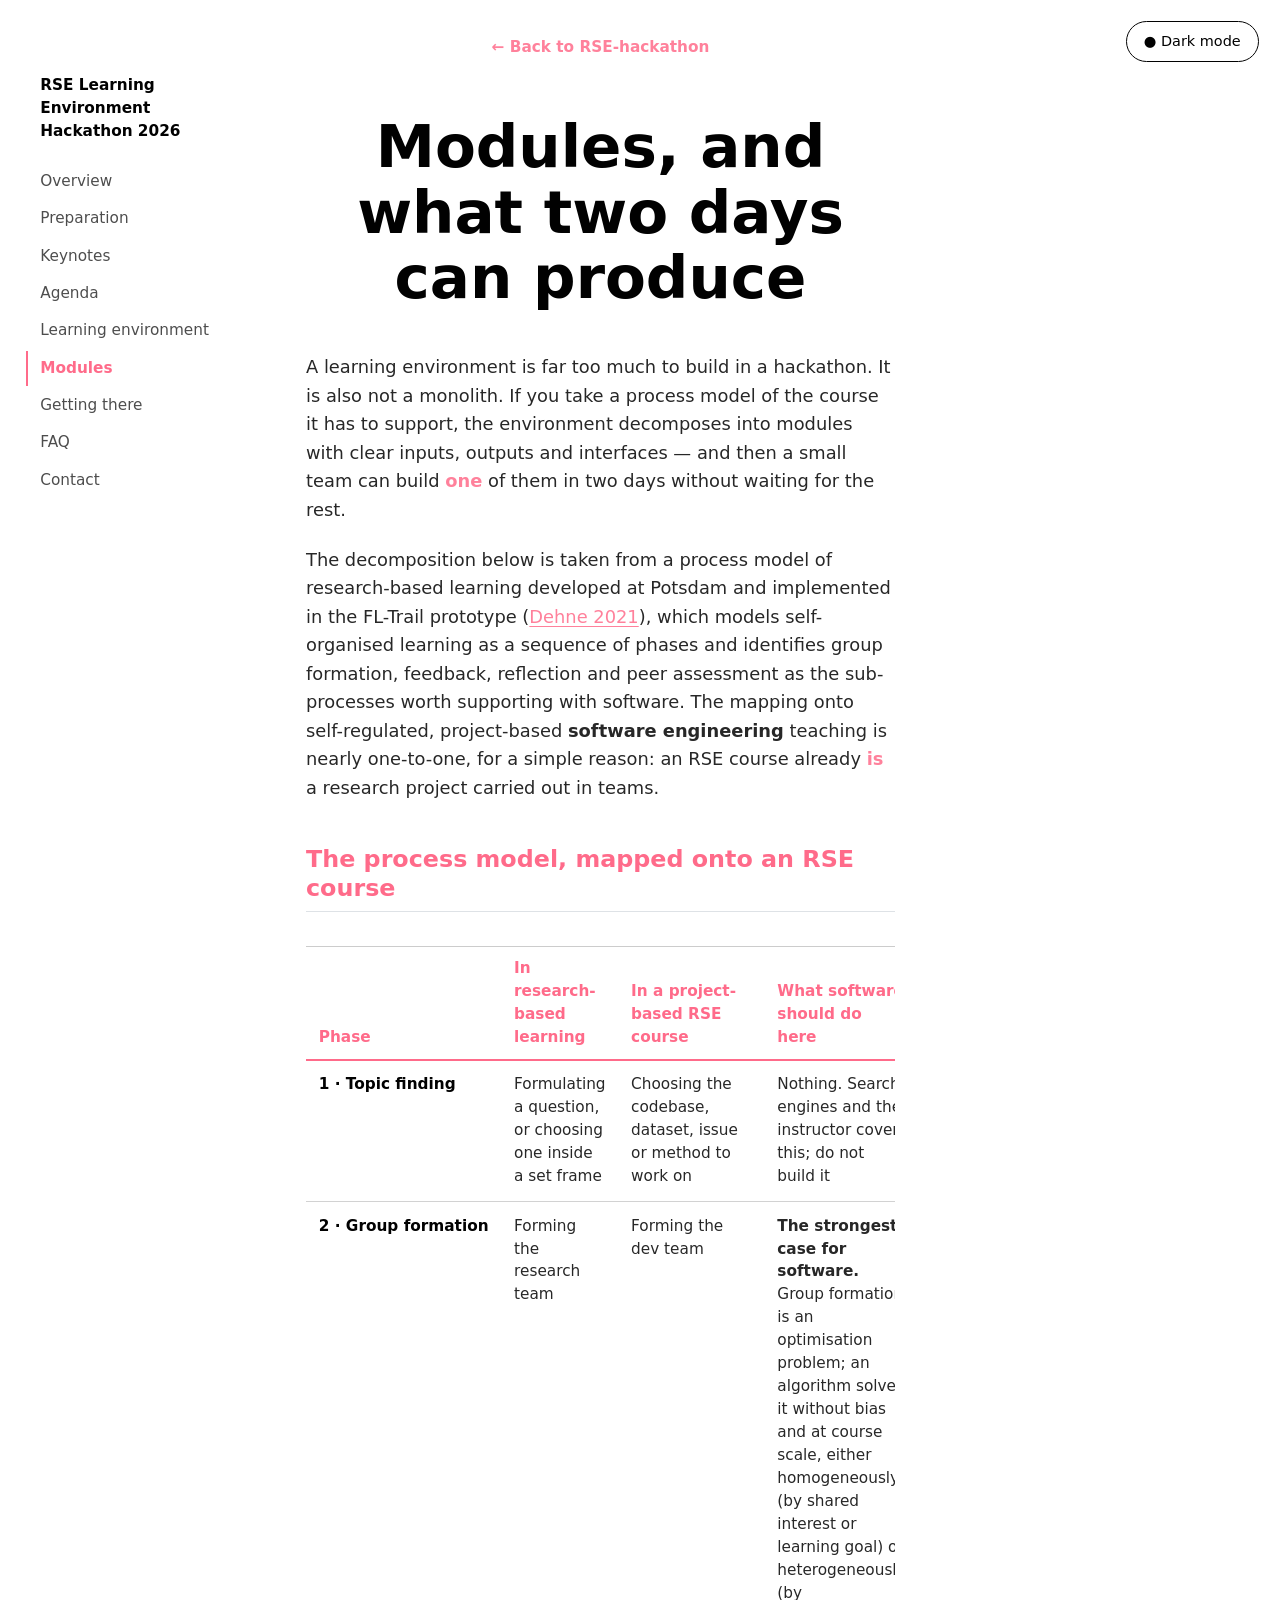
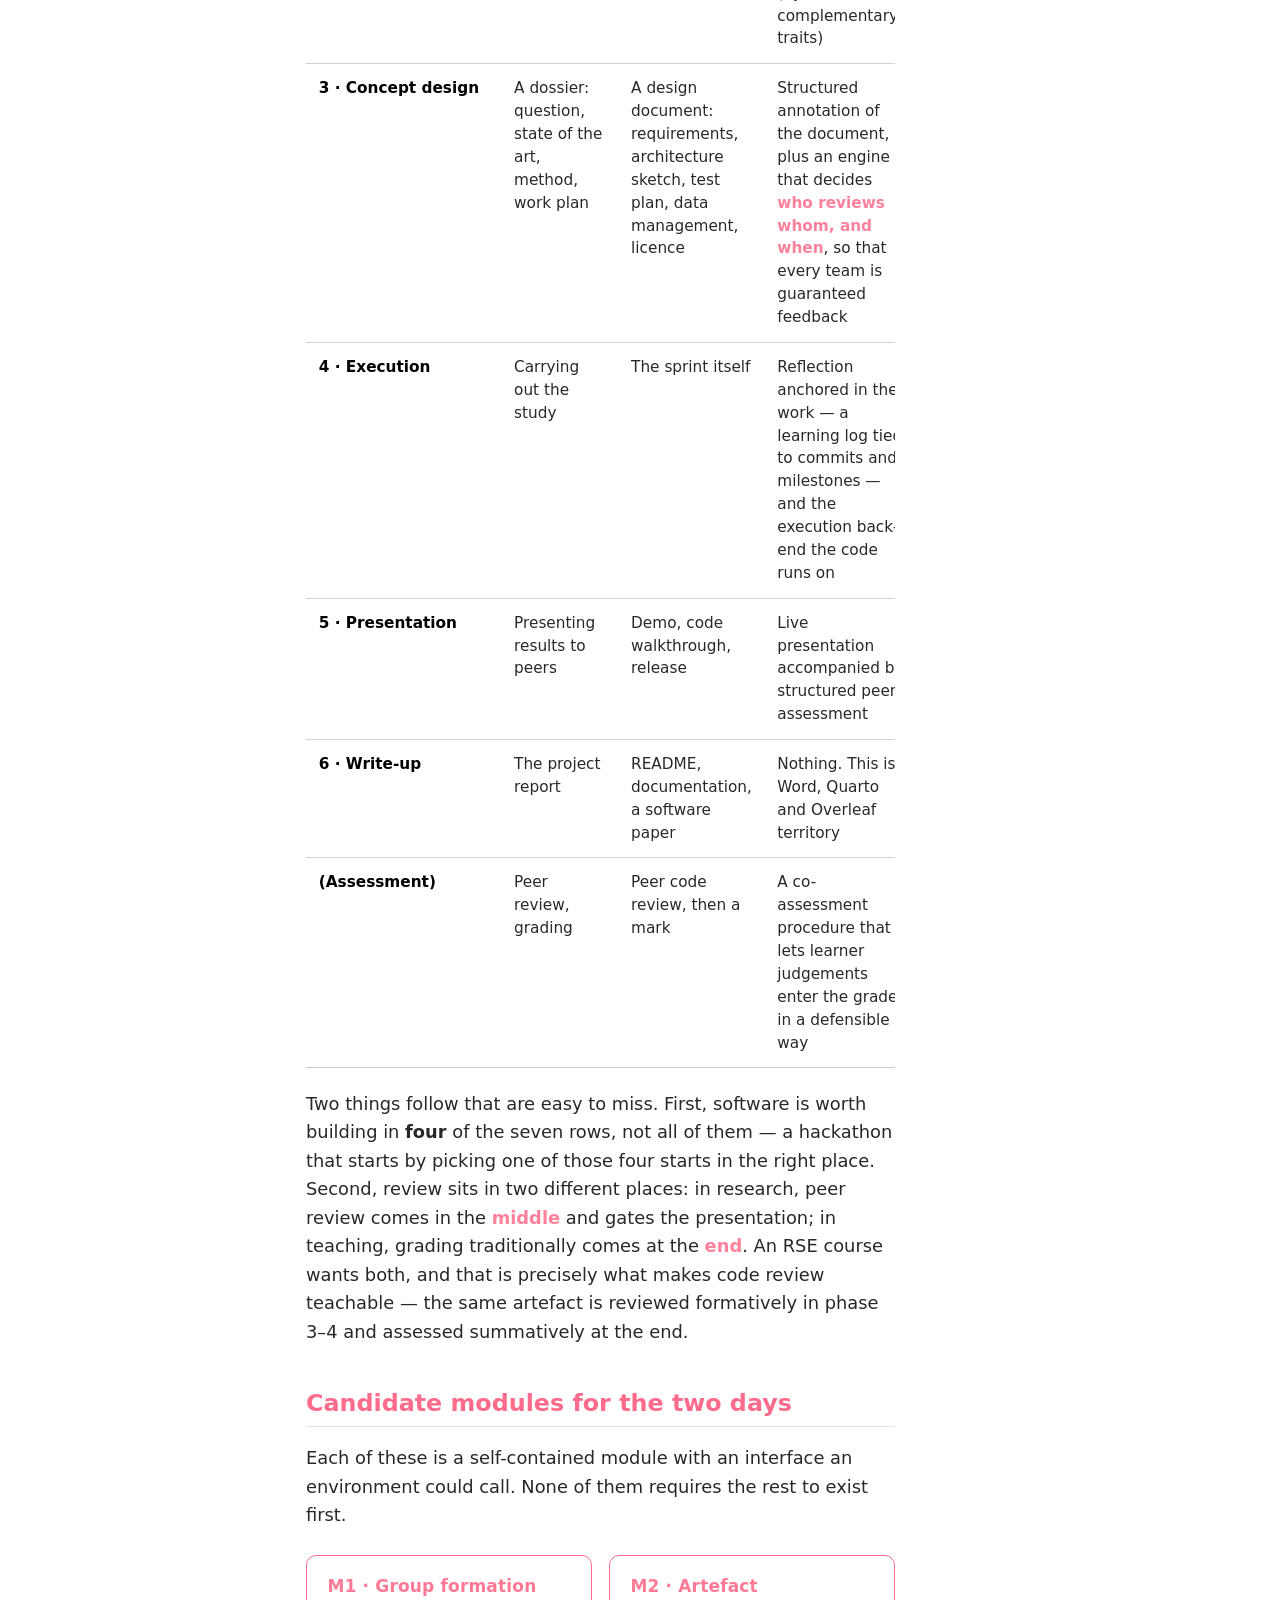
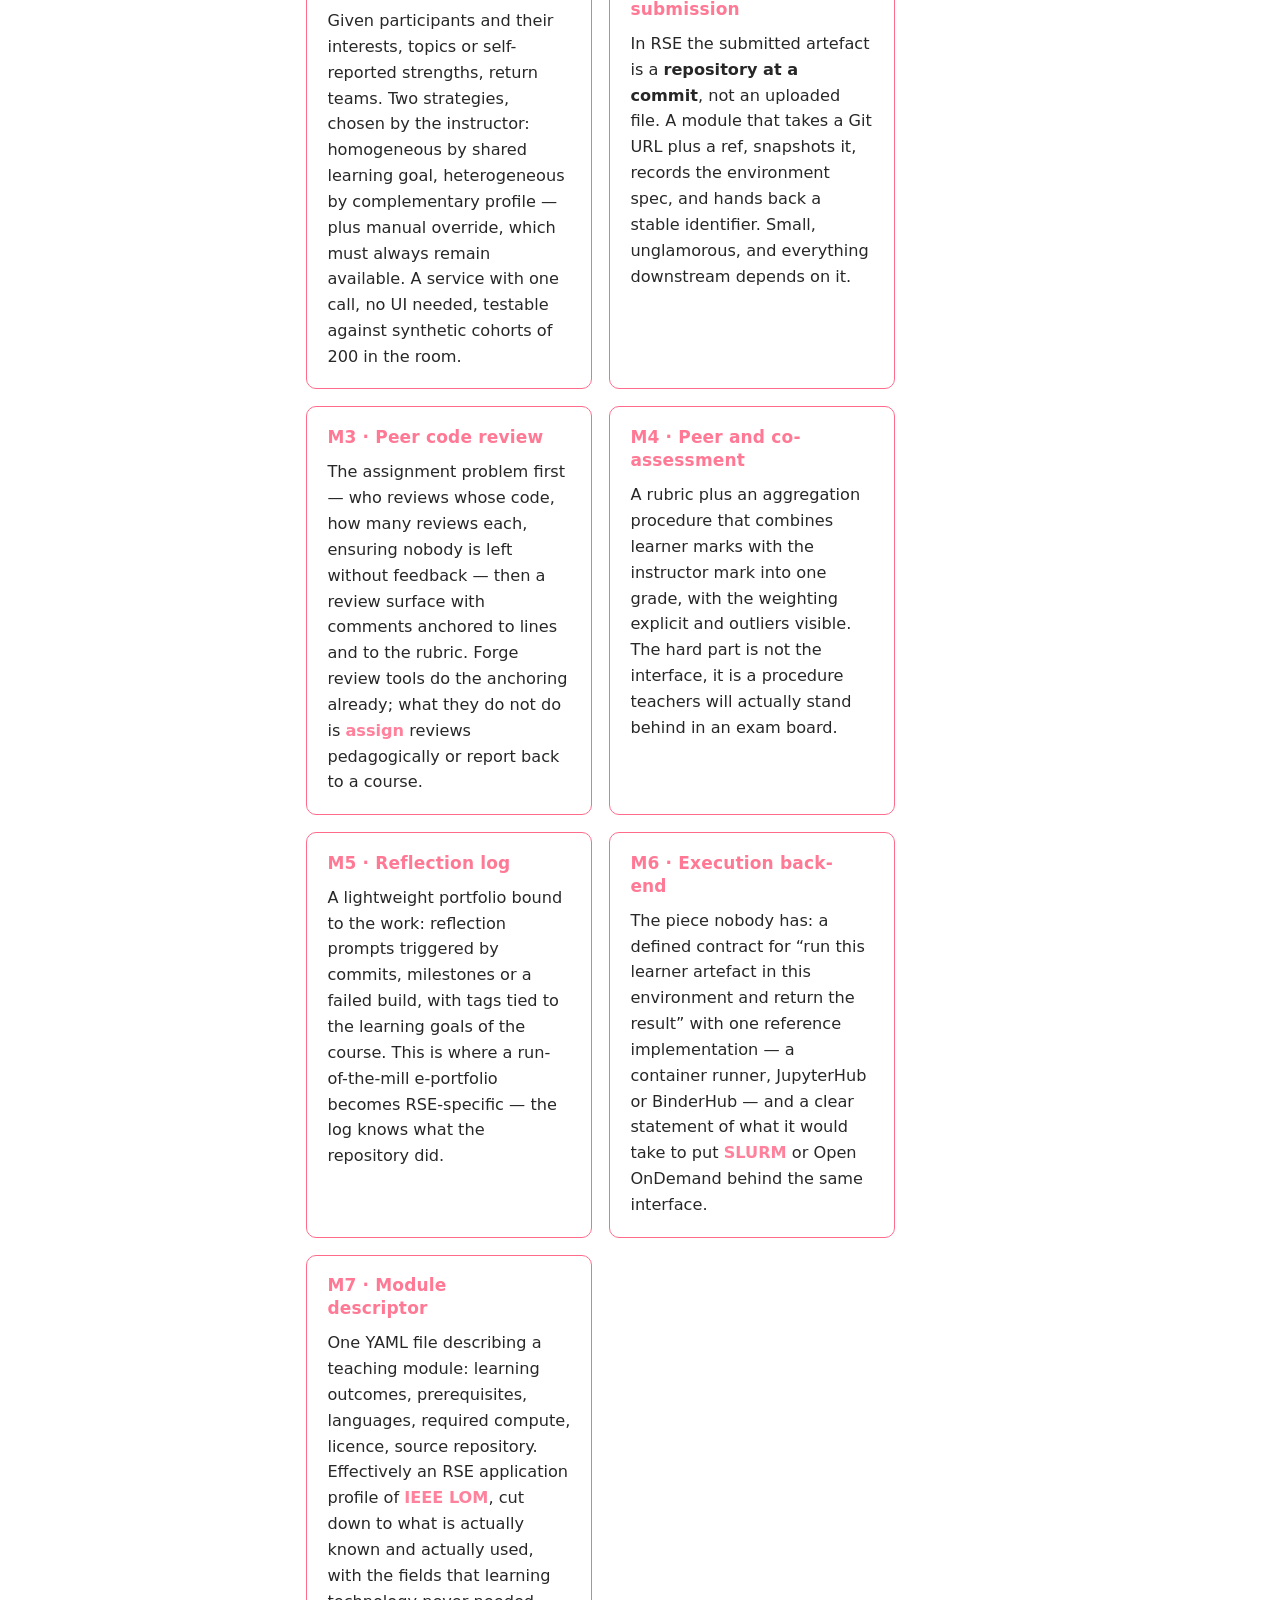
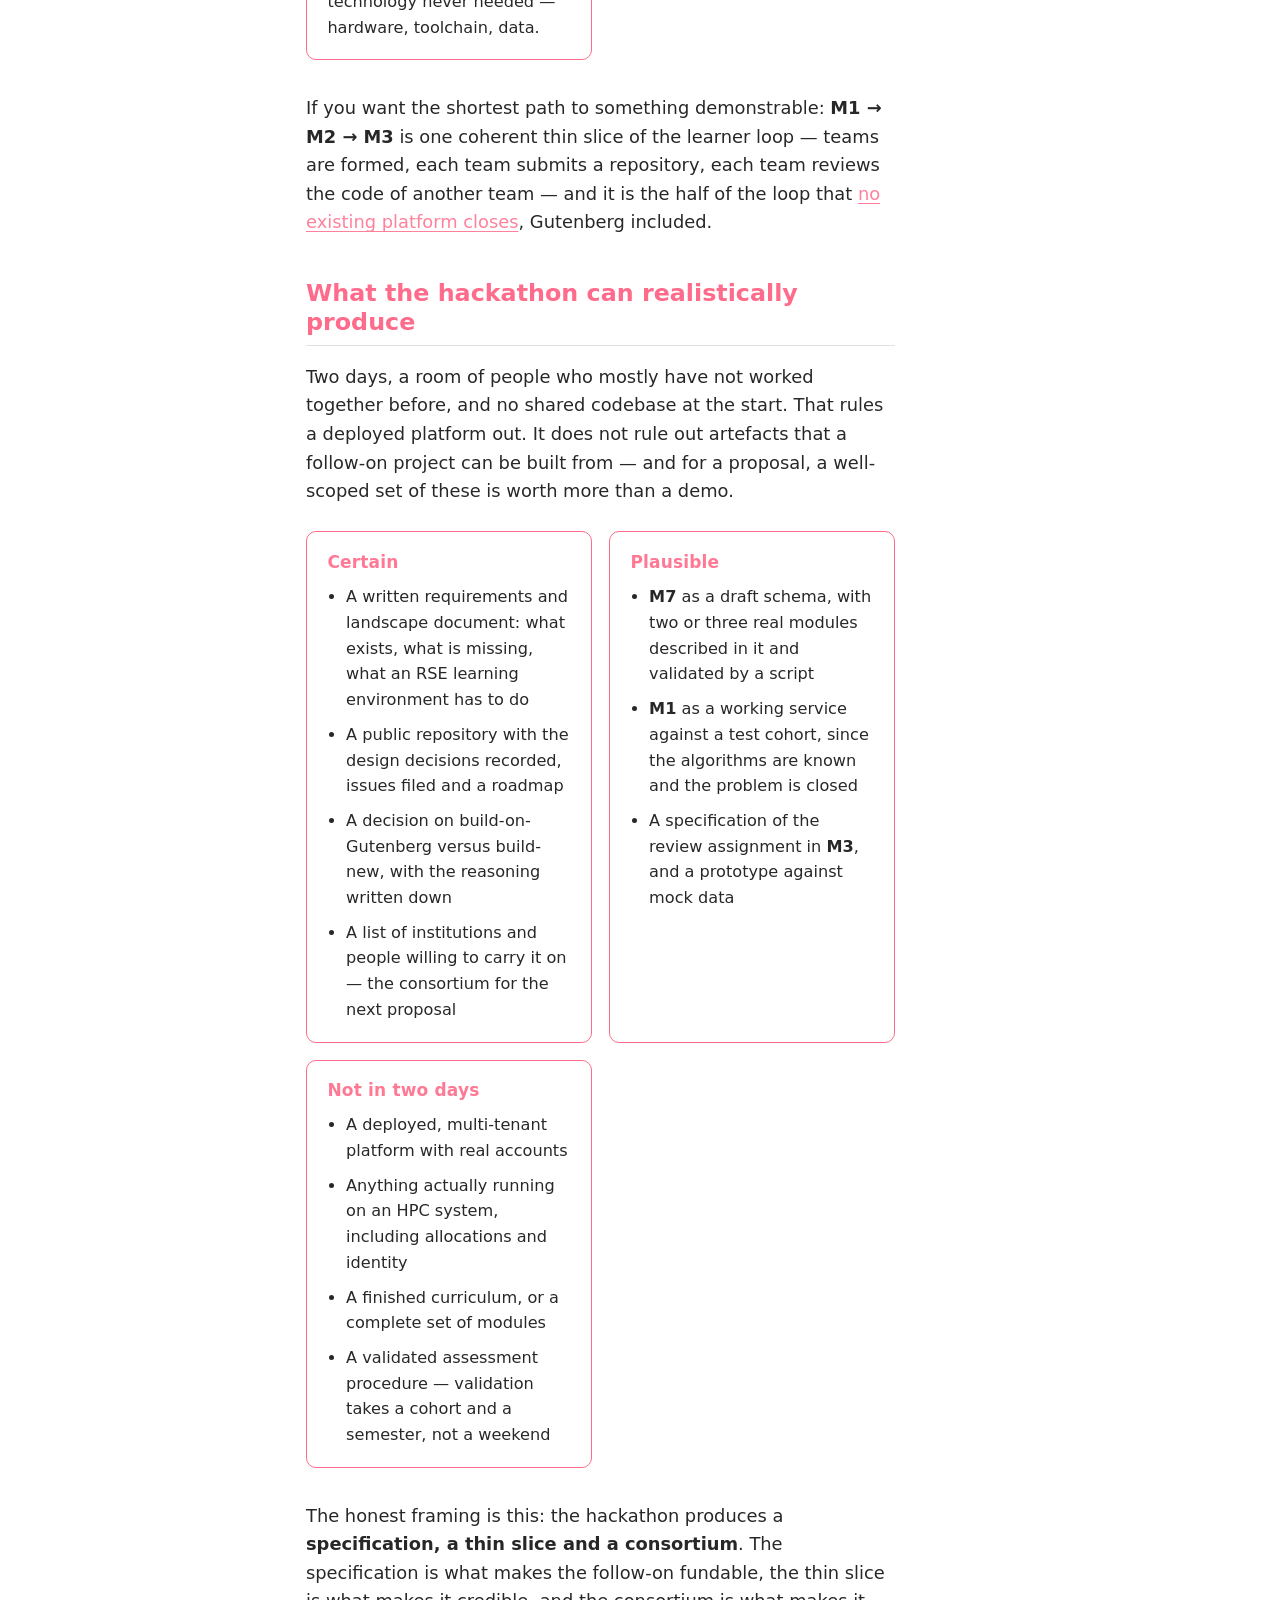
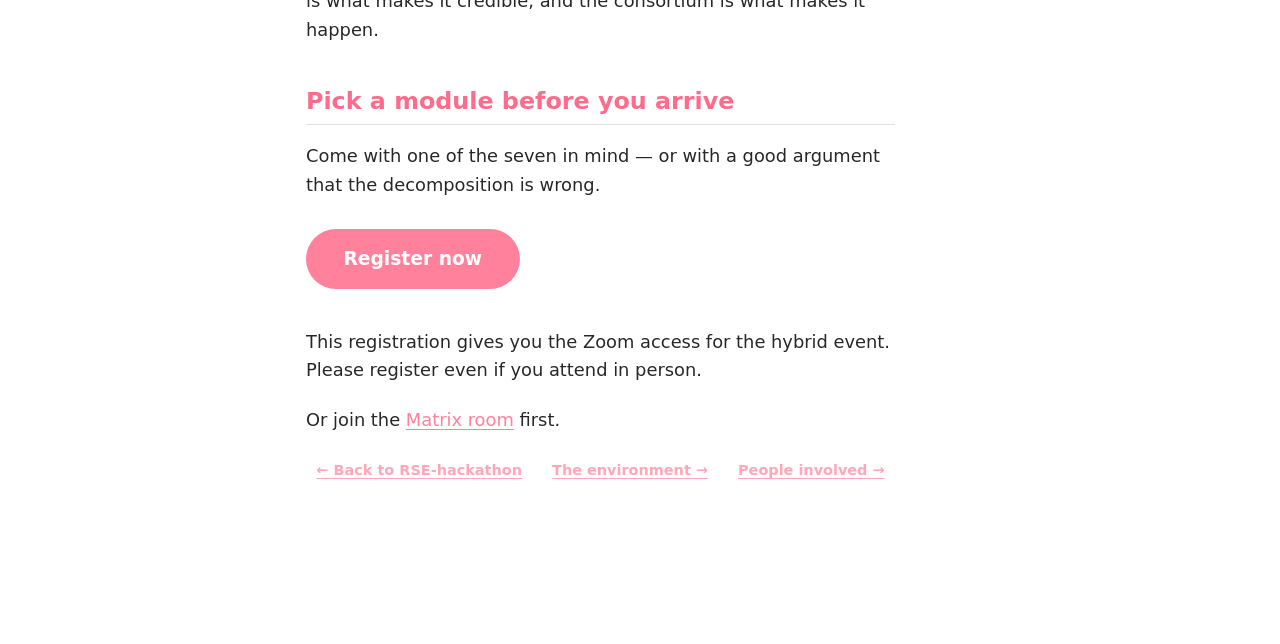
<file: modules.html>
<!DOCTYPE html>
<html xmlns="http://www.w3.org/1999/xhtml" lang="en" xml:lang="en"><head>

<meta charset="utf-8">
<meta name="generator" content="quarto-1.11.9">

<meta name="viewport" content="width=device-width, initial-scale=1.0, user-scalable=yes">


<title>Modules and outputs · RSE Learning Environment Hackathon 2026 – RSE Learning Environment Hackathon 2026</title>
<style>
/* Default styles provided by pandoc.
** See https://pandoc.org/MANUAL.html#variables-for-html for config info.
*/
span.smallcaps{font-variant: small-caps;}
div.columns{display: flex; gap: 1.5em;}
div.column{flex: auto;}
@media screen {
div.columns{gap: min(4vw, 1.5em);}
div.column{overflow-x: auto;}
}
div.hanging-indent{margin-left: 1.5em; text-indent: -1.5em;}
ul.task-list{list-style: none;}
ul.task-list li input[type="checkbox"] {
  width: 0.8em;
  margin: 0 0.8em 0.2em -1em; /* quarto-specific, see https://github.com/quarto-dev/quarto-cli/issues/4556 */ 
  vertical-align: middle;
}
</style>


<script src="site_libs/quarto-nav/quarto-nav.js"></script>
<script src="site_libs/clipboard/clipboard.min.js"></script>
<script src="site_libs/quarto-search/autocomplete.umd.js"></script>
<script src="site_libs/quarto-search/fuse.min.js"></script>
<script src="site_libs/quarto-search/quarto-search.js"></script>
<meta name="quarto:offset" content="./">
<script src="site_libs/quarto-html/quarto.js" type="module"></script>
<script src="site_libs/quarto-html/tabsets/tabsets.js" type="module"></script>
<script src="site_libs/quarto-html/scrollable-regions/scrollable-regions.js" type="module"></script>
<script src="site_libs/quarto-html/popper.min.js"></script>
<script src="site_libs/quarto-html/tippy.umd.min.js"></script>
<script src="site_libs/quarto-html/anchor.min.js"></script>
<link href="site_libs/quarto-html/tippy.css" rel="stylesheet">
<link href="site_libs/quarto-html/quarto-syntax-highlighting-63b5708e65d6cd79cd7618c58d0c21e7.css" rel="stylesheet" id="quarto-text-highlighting-styles">
<script src="site_libs/bootstrap/bootstrap.min.js"></script>
<link href="site_libs/bootstrap/bootstrap-icons.css" rel="stylesheet">
<link href="site_libs/bootstrap/bootstrap-49ae317fcdc1ec168ae28e3f59788e2d.min.css" rel="stylesheet" append-hash="true" id="quarto-bootstrap" data-mode="light">
<script id="quarto-search-options" type="application/json">{
  "location": "sidebar",
  "copy-button": false,
  "collapse-after": 3,
  "panel-placement": "start",
  "type": "textbox",
  "limit": 50,
  "keyboard-shortcut": [
    "f",
    "/",
    "s"
  ],
  "show-item-context": false,
  "language": {
    "search-no-results-text": "No results",
    "search-matching-documents-text": "matching documents",
    "search-copy-link-title": "Copy link to search",
    "search-hide-matches-text": "Hide additional matches",
    "search-more-match-text": "more match in this document",
    "search-more-matches-text": "more matches in this document",
    "search-clear-button-title": "Clear",
    "search-text-placeholder": "",
    "search-detached-cancel-button-title": "Cancel",
    "search-submit-button-title": "Submit",
    "search-label": "Search"
  }
}</script>


</head>

<body class="quarto-light"><a id="quarto-skip-link" class="visually-hidden-focusable" href="#quarto-document-content">Skip to main content</a>

<div id="quarto-search-results"></div>
<!-- content -->
<div id="quarto-content" class="quarto-container page-columns page-rows-contents page-layout-full">
<!-- sidebar -->
<!-- margin-sidebar -->
    
<!-- main -->
<main class="content column-page" id="quarto-document-content" tabindex="-1"><header id="title-block-header" class="quarto-title-block"></header>
<nav class="site-nav" aria-label="Site">
  <a class="site-nav-title" href="index.html">RSE Learning Environment Hackathon 2026</a>
  <a href="index.html">Overview</a>
  <a href="preparation.html">Preparation</a>
  <a href="keynotes.html">Keynotes</a>
  <a href="agenda.html">Agenda</a>
  <a href="learning-environment.html">Learning environment</a>
  <a href="modules.html">Modules</a>
  <a href="getting-there.html">Getting there</a>
  <a href="https://github.com/juliandehne/rse_learning_environment/wiki/Glasgow-Hackathon-FAQ" target="_blank" rel="noopener">FAQ</a>
  <a href="contacts.html">Contact</a>
</nav>
<script>
(function () {
  var page = location.pathname.split('/').pop() || 'index.html';
  document.querySelectorAll('.site-nav a:not(.site-nav-title)').forEach(function (a) {
    if (a.getAttribute('href') === page) a.setAttribute('aria-current', 'page');
  });
})();
</script>




<div class="hero">
<div class="hero-top">
<p><a href="index.html" class="back-link">← Back to RSE-hackathon</a></p>
<section id="modules-and-what-two-days-can-produce" class="level1">
<h1>Modules, and what two days can produce</h1>
</section>
</div>
<div class="hero-body">
<p>A learning environment is far too much to build in a hackathon. It is also not a monolith. If you take a process model of the course it has to support, the environment decomposes into modules with clear inputs, outputs and interfaces — and then a small team can build <em>one</em> of them in two days without waiting for the rest.</p>
<p>The decomposition below is taken from a process model of research-based learning developed at Potsdam and implemented in the FL-Trail prototype (<a href="https://doi.org/10.25932/publishup-49789">Dehne 2021</a>), which models self-organised learning as a sequence of phases and identifies group formation, feedback, reflection and peer assessment as the sub-processes worth supporting with software. The mapping onto self-regulated, project-based <strong>software engineering</strong> teaching is nearly one-to-one, for a simple reason: an RSE course already <em>is</em> a research project carried out in teams.</p>
<section id="the-process-model-mapped-onto-an-rse-course" class="level2">
<h2 class="anchored" data-anchor-id="the-process-model-mapped-onto-an-rse-course">The process model, mapped onto an RSE course</h2>
<div class="landscape phases">
<table class="caption-top table">
<colgroup>
<col style="width: 25%">
<col style="width: 25%">
<col style="width: 25%">
<col style="width: 25%">
</colgroup>
<thead>
<tr class="header">
<th>Phase</th>
<th>In research-based learning</th>
<th>In a project-based RSE course</th>
<th>What software should do here</th>
</tr>
</thead>
<tbody>
<tr class="odd">
<td><strong>1 · Topic finding</strong></td>
<td>Formulating a question, or choosing one inside a set frame</td>
<td>Choosing the codebase, dataset, issue or method to work on</td>
<td>Nothing. Search engines and the instructor cover this; do not build it</td>
</tr>
<tr class="even">
<td><strong>2 · Group formation</strong></td>
<td>Forming the research team</td>
<td>Forming the dev team</td>
<td><strong>The strongest case for software.</strong> Group formation is an optimisation problem; an algorithm solves it without bias and at course scale, either homogeneously (by shared interest or learning goal) or heterogeneously (by complementary traits)</td>
</tr>
<tr class="odd">
<td><strong>3 · Concept design</strong></td>
<td>A dossier: question, state of the art, method, work plan</td>
<td>A design document: requirements, architecture sketch, test plan, data management, licence</td>
<td>Structured annotation of the document, plus an engine that decides <em>who reviews whom, and when</em>, so that every team is guaranteed feedback</td>
</tr>
<tr class="even">
<td><strong>4 · Execution</strong></td>
<td>Carrying out the study</td>
<td>The sprint itself</td>
<td>Reflection anchored in the work — a learning log tied to commits and milestones — and the execution back-end the code runs on</td>
</tr>
<tr class="odd">
<td><strong>5 · Presentation</strong></td>
<td>Presenting results to peers</td>
<td>Demo, code walkthrough, release</td>
<td>Live presentation accompanied by structured peer assessment</td>
</tr>
<tr class="even">
<td><strong>6 · Write-up</strong></td>
<td>The project report</td>
<td>README, documentation, a software paper</td>
<td>Nothing. This is Word, Quarto and Overleaf territory</td>
</tr>
<tr class="odd">
<td><strong>(Assessment)</strong></td>
<td>Peer review, grading</td>
<td>Peer code review, then a mark</td>
<td>A co-assessment procedure that lets learner judgements enter the grade in a defensible way</td>
</tr>
</tbody>
</table>
</div>
<p>Two things follow that are easy to miss. First, software is worth building in <strong>four</strong> of the seven rows, not all of them — a hackathon that starts by picking one of those four starts in the right place. Second, review sits in two different places: in research, peer review comes in the <em>middle</em> and gates the presentation; in teaching, grading traditionally comes at the <em>end</em>. An RSE course wants both, and that is precisely what makes code review teachable — the same artefact is reviewed formatively in phase 3–4 and assessed summatively at the end.</p>
</section>
<section id="candidate-modules-for-the-two-days" class="level2">
<h2 class="anchored" data-anchor-id="candidate-modules-for-the-two-days">Candidate modules for the two days</h2>
<p>Each of these is a self-contained module with an interface an environment could call. None of them requires the rest to exist first.</p>
<div class="why-grid">
<section id="m1-group-formation" class="level3 why-card">
<h3 class="anchored" data-anchor-id="m1-group-formation">M1 · Group formation</h3>
<p>Given participants and their interests, topics or self-reported strengths, return teams. Two strategies, chosen by the instructor: homogeneous by shared learning goal, heterogeneous by complementary profile — plus manual override, which must always remain available. A service with one call, no UI needed, testable against synthetic cohorts of 200 in the room.</p>
</section>
<section id="m2-artefact-submission" class="level3 why-card">
<h3 class="anchored" data-anchor-id="m2-artefact-submission">M2 · Artefact submission</h3>
<p>In RSE the submitted artefact is a <strong>repository at a commit</strong>, not an uploaded file. A module that takes a Git URL plus a ref, snapshots it, records the environment spec, and hands back a stable identifier. Small, unglamorous, and everything downstream depends on it.</p>
</section>
<section id="m3-peer-code-review" class="level3 why-card">
<h3 class="anchored" data-anchor-id="m3-peer-code-review">M3 · Peer code review</h3>
<p>The assignment problem first — who reviews whose code, how many reviews each, ensuring nobody is left without feedback — then a review surface with comments anchored to lines and to the rubric. Forge review tools do the anchoring already; what they do not do is <em>assign</em> reviews pedagogically or report back to a course.</p>
</section>
<section id="m4-peer-and-co-assessment" class="level3 why-card">
<h3 class="anchored" data-anchor-id="m4-peer-and-co-assessment">M4 · Peer and co-assessment</h3>
<p>A rubric plus an aggregation procedure that combines learner marks with the instructor mark into one grade, with the weighting explicit and outliers visible. The hard part is not the interface, it is a procedure teachers will actually stand behind in an exam board.</p>
</section>
<section id="m5-reflection-log" class="level3 why-card">
<h3 class="anchored" data-anchor-id="m5-reflection-log">M5 · Reflection log</h3>
<p>A lightweight portfolio bound to the work: reflection prompts triggered by commits, milestones or a failed build, with tags tied to the learning goals of the course. This is where a run-of-the-mill e-portfolio becomes RSE-specific — the log knows what the repository did.</p>
</section>
<section id="m6-execution-back-end" class="level3 why-card">
<h3 class="anchored" data-anchor-id="m6-execution-back-end">M6 · Execution back-end</h3>
<p>The piece nobody has: a defined contract for “run this learner artefact in this environment and return the result” with one reference implementation — a container runner, JupyterHub or BinderHub — and a clear statement of what it would take to put <span class="highlight">SLURM</span> or Open OnDemand behind the same interface.</p>
</section>
<section id="m7-module-descriptor" class="level3 why-card">
<h3 class="anchored" data-anchor-id="m7-module-descriptor">M7 · Module descriptor</h3>
<p>One YAML file describing a teaching module: learning outcomes, prerequisites, languages, required compute, licence, source repository. Effectively an RSE application profile of <span class="highlight">IEEE LOM</span>, cut down to what is actually known and actually used, with the fields that learning technology never needed — hardware, toolchain, data.</p>
</section>
</div>
<p>If you want the shortest path to something demonstrable: <strong>M1 → M2 → M3</strong> is one coherent thin slice of the learner loop — teams are formed, each team submits a repository, each team reviews the code of another team — and it is the half of the loop that <a href="learning-environment.html">no existing platform closes</a>, Gutenberg included.</p>
</section>
<section id="what-the-hackathon-can-realistically-produce" class="level2">
<h2 class="anchored" data-anchor-id="what-the-hackathon-can-realistically-produce">What the hackathon can realistically produce</h2>
<p>Two days, a room of people who mostly have not worked together before, and no shared codebase at the start. That rules a deployed platform out. It does not rule out artefacts that a follow-on project can be built from — and for a proposal, a well-scoped set of these is worth more than a demo.</p>
<div class="why-grid">
<section id="certain" class="level3 why-card">
<h3 class="anchored" data-anchor-id="certain">Certain</h3>
<ul>
<li>A written requirements and landscape document: what exists, what is missing, what an RSE learning environment has to do</li>
<li>A public repository with the design decisions recorded, issues filed and a roadmap</li>
<li>A decision on build-on-Gutenberg versus build-new, with the reasoning written down</li>
<li>A list of institutions and people willing to carry it on — the consortium for the next proposal</li>
</ul>
</section>
<section id="plausible" class="level3 why-card">
<h3 class="anchored" data-anchor-id="plausible">Plausible</h3>
<ul>
<li><strong>M7</strong> as a draft schema, with two or three real modules described in it and validated by a script</li>
<li><strong>M1</strong> as a working service against a test cohort, since the algorithms are known and the problem is closed</li>
<li>A specification of the review assignment in <strong>M3</strong>, and a prototype against mock data</li>
</ul>
</section>
<section id="not-in-two-days" class="level3 why-card">
<h3 class="anchored" data-anchor-id="not-in-two-days">Not in two days</h3>
<ul>
<li>A deployed, multi-tenant platform with real accounts</li>
<li>Anything actually running on an HPC system, including allocations and identity</li>
<li>A finished curriculum, or a complete set of modules</li>
<li>A validated assessment procedure — validation takes a cohort and a semester, not a weekend</li>
</ul>
</section>
</div>
<p>The honest framing is this: the hackathon produces a <strong>specification, a thin slice and a consortium</strong>. The specification is what makes the follow-on fundable, the thin slice is what makes it credible, and the consortium is what makes it happen.</p>
</section>
<section id="pick-a-module-before-you-arrive" class="level2">
<h2 class="anchored" data-anchor-id="pick-a-module-before-you-arrive">Pick a module before you arrive</h2>
<p>Come with one of the seven in mind — or with a good argument that the decomposition is wrong.</p>
<p><a href="https://uni-bonn.zoom-x.de/meeting/register/XrfyBhd4SVaFdYomJXwidg" class="cta" target="_blank">Register now</a></p>
<p>This registration gives you the Zoom access for the hybrid event. Please register even if you attend in person.</p>
<p>Or join the <a href="https://matrix.to/#/#rse-hackathon-glasgow-:matrix.org">Matrix room</a> first.</p>
</section>
</div>
<div class="organizers">
<p><a href="index.html" class="people-link">← Back to RSE-hackathon</a> <a href="learning-environment.html" class="people-link">The environment →</a> <a href="contacts.html" class="people-link">People involved →</a></p>
</div>
</div>
<button id="theme-toggle" class="theme-toggle" aria-label="Toggle light and dark mode">
● Dark mode
</button>
<script>
(function () {
  var root = document.documentElement;
  var btn = document.getElementById('theme-toggle');
  var stored = localStorage.getItem('theme-v2');
  function setDark() {
    root.setAttribute('data-theme', 'dark');
    btn.textContent = '☀ Light mode';
  }
  function setLight() {
    root.removeAttribute('data-theme');
    btn.textContent = '● Dark mode';
  }
  if (stored === 'dark') setDark();
  btn.addEventListener('click', function () {
    var isDark = root.getAttribute('data-theme') === 'dark';
    if (isDark) {
      setLight();
      localStorage.setItem('theme-v2', 'light');
    } else {
      setDark();
      localStorage.setItem('theme-v2', 'dark');
    }
  });
})();
</script>



</main> <!-- /main -->
<script id="quarto-html-after-body" type="application/javascript">
  window.document.addEventListener("DOMContentLoaded", function (event) {
    const icon = "";
    const anchorJS = new window.AnchorJS();
    anchorJS.options = {
      placement: 'right',
      icon: icon
    };
    anchorJS.add('.anchored');
    const isCodeAnnotation = (el) => {
      for (const clz of el.classList) {
        if (clz.startsWith('code-annotation-')) {                     
          return true;
        }
      }
      return false;
    }
    const onCopySuccess = function(e) {
      // button target
      const button = e.trigger;
      // don't keep focus
      button.blur();
      // flash "checked"
      button.classList.add('code-copy-button-checked');
      var currentTitle = button.getAttribute("title");
      button.setAttribute("title", "Copied!");
      let tooltip;
      if (window.bootstrap) {
        button.setAttribute("data-bs-toggle", "tooltip");
        button.setAttribute("data-bs-placement", "left");
        button.setAttribute("data-bs-title", "Copied!");
        tooltip = new bootstrap.Tooltip(button, 
          { trigger: "manual", 
            customClass: "code-copy-button-tooltip",
            offset: [0, -8]});
        tooltip.show();    
      }
      setTimeout(function() {
        if (tooltip) {
          tooltip.hide();
          button.removeAttribute("data-bs-title");
          button.removeAttribute("data-bs-toggle");
          button.removeAttribute("data-bs-placement");
        }
        button.setAttribute("title", currentTitle);
        button.classList.remove('code-copy-button-checked');
      }, 1000);
      // clear code selection
      e.clearSelection();
    }
    const getTextToCopy = function(trigger) {
      const outerScaffold = trigger.parentElement.cloneNode(true);
      const codeEl = outerScaffold.querySelector('code');
      for (const childEl of codeEl.children) {
        if (isCodeAnnotation(childEl)) {
          childEl.remove();
        }
      }
      return codeEl.innerText;
    }
    const clipboard = new window.ClipboardJS('.code-copy-button:not([data-in-quarto-modal])', {
      text: getTextToCopy
    });
    clipboard.on('success', onCopySuccess);
    if (window.document.getElementById('quarto-embedded-source-code-modal')) {
      const clipboardModal = new window.ClipboardJS('.code-copy-button[data-in-quarto-modal]', {
        text: getTextToCopy,
        container: window.document.getElementById('quarto-embedded-source-code-modal')
      });
      clipboardModal.on('success', onCopySuccess);
    }
      var localhostRegex = new RegExp(/^(?:http|https):\/\/localhost\:?[0-9]*\//);
      var mailtoRegex = new RegExp(/^mailto:/);
        var filterRegex = new RegExp("https:\/\/personalhel\.github\.io\/RSE-hackathon\/");
      var isInternal = (href) => {
          return filterRegex.test(href) || localhostRegex.test(href) || mailtoRegex.test(href);
      }
      // Inspect non-navigation links and adorn them if external
      window.quartoDecorateExternalLinks = function (root) {
     var links = (root || window.document).querySelectorAll('a[href]:not(.nav-link):not(.navbar-brand):not(.toc-action):not(.sidebar-link):not(.sidebar-item-toggle):not(.pagination-link):not(.no-external):not([aria-hidden]):not(.dropdown-item):not(.quarto-navigation-tool):not(.about-link)');
      for (var i=0; i<links.length; i++) {
        const link = links[i];
        if (!isInternal(link.href)) {
          // undo the damage that might have been done by quarto-nav.js in the case of
          // links that we want to consider external
          if (link.dataset.originalHref !== undefined) {
            link.href = link.dataset.originalHref;
          }
          if (!link.classList.contains('no-external-icon')) {
          }
        }
      }
      };
      window.quartoDecorateExternalLinks(window.document);
    // Esc closes the popup (WCAG 1.4.13) and focus leaving both trigger and
    // popup closes it (WCAG 2.4.11); tippy handles neither for interactive popups.
    const hideOnEscAndFocusOut = {
      name: 'hideOnEscAndFocusOut',
      defaultValue: true,
      fn(instance) {
        const dismiss = () => {
          // A show scheduled by the trigger delay would otherwise reopen it
          instance.clearDelayTimeouts();
          instance.hide();
        };
        const onKeyDown = (event) => {
          if (event.key !== 'Escape') {
            return;
          }
          // Keep Esc from also reaching page handlers (e.g. reveal.js overview),
          // except an open reveal.js slide menu, which Esc should close too.
          // The menu handles keys only when its keyboard option is on.
          const menuHandlesEsc = window.Reveal?.getPlugin?.('menu')?.isOpen() &&
            window.Reveal.getConfig().menu?.keyboard !== false;
          if (!menuHandlesEsc) {
            event.stopPropagation();
          }
          if (instance.popper.contains(window.document.activeElement)) {
            // Disabled while refocusing so the focus trigger does not reopen it
            instance.disable();
            instance.reference.focus();
            instance.enable();
          }
          dismiss();
        };
        const onFocusOut = (event) => {
          const target = event.relatedTarget;
          if (target && !instance.reference.contains(target) &&
              !instance.popper.contains(target)) {
            dismiss();
          }
        };
        // On the trigger too: a click trigger (code-annotations: select) has no
        // blur handling. Attached for the instance's lifetime so leaving the
        // trigger also cancels a show still pending on the trigger delay.
        instance.reference.addEventListener('focusout', onFocusOut);
        return {
          onShow() {
            window.document.addEventListener('keydown', onKeyDown, true);
            instance.popper.addEventListener('focusout', onFocusOut);
          },
          onHide() {
            window.document.removeEventListener('keydown', onKeyDown, true);
            instance.popper.removeEventListener('focusout', onFocusOut);
          },
          onDestroy() {
            instance.reference.removeEventListener('focusout', onFocusOut);
          },
        };
      },
    };
    function tippyHover(el, contentFn, onTriggerFn, onUntriggerFn) {
      const config = {
        allowHTML: true,
        maxWidth: 500,
        delay: 100,
        arrow: false,
        appendTo: function(el) {
            return el.parentElement;
        },
        interactive: true,
        interactiveBorder: 10,
        theme: 'quarto',
        placement: 'bottom-start',
        plugins: [hideOnEscAndFocusOut],
      };
      if (contentFn) {
        config.content = contentFn;
      }
      if (onTriggerFn) {
        config.onTrigger = onTriggerFn;
      }
      if (onUntriggerFn) {
        config.onUntrigger = onUntriggerFn;
      }
      window.tippy(el, config); 
    }
    const noterefs = window.document.querySelectorAll('a[role="doc-noteref"]');
    for (var i=0; i<noterefs.length; i++) {
      const ref = noterefs[i];
      tippyHover(ref, function() {
        // use id or data attribute instead here
        let href = ref.getAttribute('data-footnote-href') || ref.getAttribute('href');
        try { href = new URL(href).hash; } catch {}
        const id = href.replace(/^#\/?/, "");
        const note = window.document.getElementById(id);
        if (note) {
          return note.innerHTML;
        } else {
          return "";
        }
      });
    }
    const xrefs = window.document.querySelectorAll('a.quarto-xref');
    const processXRef = (id, note) => {
      // Strip column container classes
      const stripColumnClz = (el) => {
        el.classList.remove("page-full", "page-columns");
        if (el.children) {
          for (const child of el.children) {
            stripColumnClz(child);
          }
        }
      }
      stripColumnClz(note)
      if (id === null || id.startsWith('sec-')) {
        // Special case sections, only their first couple elements
        const container = document.createElement("div");
        if (note.children && note.children.length > 2) {
          container.appendChild(note.children[0].cloneNode(true));
          for (let i = 1; i < note.children.length; i++) {
            const child = note.children[i];
            if (child.tagName === "P" && child.innerText === "") {
              continue;
            } else {
              container.appendChild(child.cloneNode(true));
              break;
            }
          }
          if (window.Quarto?.typesetMath) {
            window.Quarto.typesetMath(container);
          }
          return container.innerHTML
        } else {
          if (window.Quarto?.typesetMath) {
            window.Quarto.typesetMath(note);
          }
          return note.innerHTML;
        }
      } else {
        // Remove any anchor links if they are present
        const anchorLink = note.querySelector('a.anchorjs-link');
        if (anchorLink) {
          anchorLink.remove();
        }
        if (window.Quarto?.typesetMath) {
          window.Quarto.typesetMath(note);
        }
        if (note.classList.contains("callout")) {
          return note.outerHTML;
        } else {
          return note.innerHTML;
        }
      }
    }
    for (var i=0; i<xrefs.length; i++) {
      const xref = xrefs[i];
      tippyHover(xref, undefined, function(instance) {
        instance.disable();
        let url = xref.getAttribute('href');
        let hash = undefined; 
        if (url.startsWith('#')) {
          hash = url;
        } else {
          try { hash = new URL(url).hash; } catch {}
        }
        if (hash) {
          const id = hash.replace(/^#\/?/, "");
          const note = window.document.getElementById(id);
          if (note !== null) {
            try {
              const html = processXRef(id, note.cloneNode(true));
              instance.setContent(html);
            } finally {
              instance.enable();
              instance.show();
            }
          } else {
            // See if we can fetch this
            fetch(url.split('#')[0])
            .then(res => res.text())
            .then(html => {
              const parser = new DOMParser();
              const htmlDoc = parser.parseFromString(html, "text/html");
              const note = htmlDoc.getElementById(id);
              if (note !== null) {
                const html = processXRef(id, note);
                instance.setContent(html);
              } 
            }).finally(() => {
              instance.enable();
              instance.show();
            });
          }
        } else {
          // See if we can fetch a full url (with no hash to target)
          // This is a special case and we should probably do some content thinning / targeting
          fetch(url)
          .then(res => res.text())
          .then(html => {
            const parser = new DOMParser();
            const htmlDoc = parser.parseFromString(html, "text/html");
            const note = htmlDoc.querySelector('main.content');
            if (note !== null) {
              // This should only happen for chapter cross references
              // (since there is no id in the URL)
              // remove the first header
              if (note.children.length > 0 && note.children[0].tagName === "HEADER") {
                note.children[0].remove();
              }
              const html = processXRef(null, note);
              instance.setContent(html);
            } 
          }).finally(() => {
            instance.enable();
            instance.show();
          });
        }
      }, function(instance) {
      });
    }
        let selectedAnnoteEl;
        const selectorForAnnotation = ( cell, annotation) => {
          let cellAttr = 'data-code-cell="' + cell + '"';
          let lineAttr = 'data-code-annotation="' +  annotation + '"';
          const selector = 'span[' + cellAttr + '][' + lineAttr + ']';
          return selector;
        }
        const selectCodeLines = (annoteEl) => {
          const doc = window.document;
          const targetCell = annoteEl.getAttribute("data-target-cell");
          const targetAnnotation = annoteEl.getAttribute("data-target-annotation");
          const annoteSpan = window.document.querySelector(selectorForAnnotation(targetCell, targetAnnotation));
          const lines = annoteSpan.getAttribute("data-code-lines").split(",");
          const lineIds = lines.map((line) => {
            return targetCell + "-" + line;
          })
          // Each band is positioned against its own containing block, which is
          // not the offsetParent of the lines, so place it from client rects.
          const placeBand = (band, firstEl, lastEl, codeBlock) => {
            const container = band.offsetParent;
            if (container === null) {
              return;
            }
            const containerRect = container.getBoundingClientRect();
            // Reveal.js scales slides with a transform, so convert client
            // pixels back to the CSS pixels of the container.
            const scale = containerRect.height / container.offsetHeight || 1;
            const firstRect = firstEl.getBoundingClientRect();
            const lastRect = lastEl.getBoundingClientRect();
            const top = (firstRect.top - containerRect.top) / scale - container.clientTop + container.scrollTop;
            const height = (lastRect.bottom - firstRect.top) / scale;
            band.style.top = top - 2 + "px";
            band.style.height = height + 4 + "px";
            if (codeBlock) {
              // Without the copy button wrapper, the containing block is wider
              // than the code block, so span the code block explicitly.
              const blockRect = codeBlock.getBoundingClientRect();
              band.style.left = (blockRect.left - containerRect.left) / scale - container.clientLeft + container.scrollLeft + "px";
              band.style.width = blockRect.width / scale + "px";
            }
          };
          if (lineIds.length > 0) {
            const el = window.document.getElementById(lineIds[0]);
            const lastEl = window.document.getElementById(lineIds[lineIds.length - 1]);
            const parent = el.parentElement.parentElement;
            // cook up a div (if necessary) and position it
            let div = window.document.getElementById("code-annotation-line-highlight");
            if (div === null) {
              div = window.document.createElement("div");
              div.setAttribute("id", "code-annotation-line-highlight");
              div.style.position = 'absolute';
              parent.appendChild(div);
            }
            placeBand(div, el, lastEl, parent.closest("div.sourceCode") || parent);
            let gutterDiv = window.document.getElementById("code-annotation-line-highlight-gutter");
            if (gutterDiv === null) {
              gutterDiv = window.document.createElement("div");
              gutterDiv.setAttribute("id", "code-annotation-line-highlight-gutter");
              gutterDiv.style.position = 'absolute';
              const codeCell = window.document.getElementById(targetCell);
              const gutter = codeCell.querySelector('.code-annotation-gutter');
              gutter.appendChild(gutterDiv);
            }
            placeBand(gutterDiv, el, lastEl);
            selectedAnnoteEl = annoteEl;
          }
        };
        const unselectCodeLines = () => {
          const elementsIds = ["code-annotation-line-highlight", "code-annotation-line-highlight-gutter"];
          elementsIds.forEach((elId) => {
            const div = window.document.getElementById(elId);
            if (div) {
              div.remove();
            }
          });
          selectedAnnoteEl = undefined;
        };
          // Handle positioning of the toggle
      window.addEventListener(
        "resize",
        throttle(() => {
          elRect = undefined;
          if (selectedAnnoteEl) {
            selectCodeLines(selectedAnnoteEl);
          }
        }, 10)
      );
      function throttle(fn, ms) {
      let throttle = false;
      let timer;
        return (...args) => {
          if(!throttle) { // first call gets through
              fn.apply(this, args);
              throttle = true;
          } else { // all the others get throttled
              if(timer) clearTimeout(timer); // cancel #2
              timer = setTimeout(() => {
                fn.apply(this, args);
                timer = throttle = false;
              }, ms);
          }
        };
      }
        // Attach click handler to the DT
        const annoteDls = window.document.querySelectorAll('dt[data-target-cell]');
        for (const annoteDlNode of annoteDls) {
          annoteDlNode.addEventListener('click', (event) => {
            const clickedEl = event.target;
            if (clickedEl !== selectedAnnoteEl) {
              unselectCodeLines();
              const activeEl = window.document.querySelector('dt[data-target-cell].code-annotation-active');
              if (activeEl) {
                activeEl.classList.remove('code-annotation-active');
              }
              selectCodeLines(clickedEl);
              clickedEl.classList.add('code-annotation-active');
            } else {
              // Unselect the line
              unselectCodeLines();
              clickedEl.classList.remove('code-annotation-active');
            }
          });
        }
    const findCites = (el) => {
      const parentEl = el.parentElement;
      if (parentEl) {
        const cites = parentEl.dataset.cites;
        if (cites) {
          return {
            el,
            cites: cites.split(' ')
          };
        } else {
          return findCites(el.parentElement)
        }
      } else {
        return undefined;
      }
    };
    var bibliorefs = window.document.querySelectorAll('a[role="doc-biblioref"]');
    for (var i=0; i<bibliorefs.length; i++) {
      const ref = bibliorefs[i];
      const citeInfo = findCites(ref);
      if (citeInfo) {
        tippyHover(citeInfo.el, function() {
          var popup = window.document.createElement('div');
          citeInfo.cites.forEach(function(cite) {
            var citeDiv = window.document.createElement('div');
            citeDiv.classList.add('hanging-indent');
            citeDiv.classList.add('csl-entry');
            var biblioDiv = window.document.getElementById('ref-' + cite);
            if (biblioDiv) {
              citeDiv.innerHTML = biblioDiv.innerHTML;
            }
            popup.appendChild(citeDiv);
          });
          return popup.innerHTML;
        });
      }
    }
  });
  </script>
  <script type="application/javascript">
  window.quartoScrollableRegionsLabels = {"code":"Scrollable code","output":"Scrollable output"};
  </script>
</div> <!-- /content -->




</body></html>
</file>
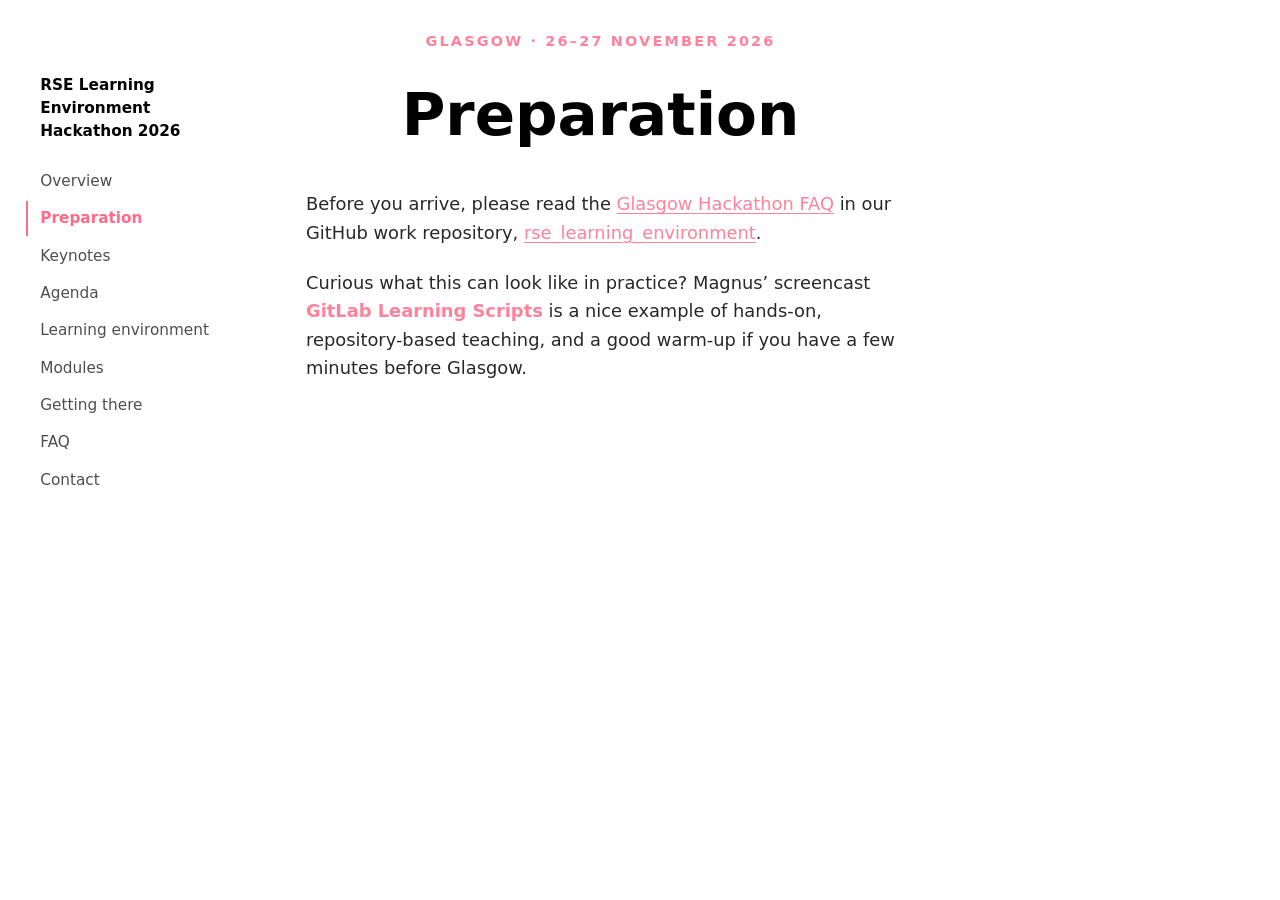
<file: preparation.html>
<!DOCTYPE html>
<html xmlns="http://www.w3.org/1999/xhtml" lang="en" xml:lang="en"><head>

<meta charset="utf-8">
<meta name="generator" content="quarto-1.11.9">

<meta name="viewport" content="width=device-width, initial-scale=1.0, user-scalable=yes">


<title>Preparation · RSE Learning Environment Hackathon 2026 – RSE Learning Environment Hackathon 2026</title>
<style>
/* Default styles provided by pandoc.
** See https://pandoc.org/MANUAL.html#variables-for-html for config info.
*/
span.smallcaps{font-variant: small-caps;}
div.columns{display: flex; gap: 1.5em;}
div.column{flex: auto;}
@media screen {
div.columns{gap: min(4vw, 1.5em);}
div.column{overflow-x: auto;}
}
div.hanging-indent{margin-left: 1.5em; text-indent: -1.5em;}
ul.task-list{list-style: none;}
ul.task-list li input[type="checkbox"] {
  width: 0.8em;
  margin: 0 0.8em 0.2em -1em; /* quarto-specific, see https://github.com/quarto-dev/quarto-cli/issues/4556 */ 
  vertical-align: middle;
}
</style>


<script src="site_libs/quarto-nav/quarto-nav.js"></script>
<script src="site_libs/clipboard/clipboard.min.js"></script>
<script src="site_libs/quarto-search/autocomplete.umd.js"></script>
<script src="site_libs/quarto-search/fuse.min.js"></script>
<script src="site_libs/quarto-search/quarto-search.js"></script>
<meta name="quarto:offset" content="./">
<script src="site_libs/quarto-html/quarto.js" type="module"></script>
<script src="site_libs/quarto-html/tabsets/tabsets.js" type="module"></script>
<script src="site_libs/quarto-html/scrollable-regions/scrollable-regions.js" type="module"></script>
<script src="site_libs/quarto-html/popper.min.js"></script>
<script src="site_libs/quarto-html/tippy.umd.min.js"></script>
<script src="site_libs/quarto-html/anchor.min.js"></script>
<link href="site_libs/quarto-html/tippy.css" rel="stylesheet">
<link href="site_libs/quarto-html/quarto-syntax-highlighting-63b5708e65d6cd79cd7618c58d0c21e7.css" rel="stylesheet" id="quarto-text-highlighting-styles">
<script src="site_libs/bootstrap/bootstrap.min.js"></script>
<link href="site_libs/bootstrap/bootstrap-icons.css" rel="stylesheet">
<link href="site_libs/bootstrap/bootstrap-49ae317fcdc1ec168ae28e3f59788e2d.min.css" rel="stylesheet" append-hash="true" id="quarto-bootstrap" data-mode="light">
<script id="quarto-search-options" type="application/json">{
  "location": "sidebar",
  "copy-button": false,
  "collapse-after": 3,
  "panel-placement": "start",
  "type": "textbox",
  "limit": 50,
  "keyboard-shortcut": [
    "f",
    "/",
    "s"
  ],
  "show-item-context": false,
  "language": {
    "search-no-results-text": "No results",
    "search-matching-documents-text": "matching documents",
    "search-copy-link-title": "Copy link to search",
    "search-hide-matches-text": "Hide additional matches",
    "search-more-match-text": "more match in this document",
    "search-more-matches-text": "more matches in this document",
    "search-clear-button-title": "Clear",
    "search-text-placeholder": "",
    "search-detached-cancel-button-title": "Cancel",
    "search-submit-button-title": "Submit",
    "search-label": "Search"
  }
}</script>


</head>

<body class="quarto-light"><a id="quarto-skip-link" class="visually-hidden-focusable" href="#quarto-document-content">Skip to main content</a>

<div id="quarto-search-results"></div>
<!-- content -->
<div id="quarto-content" class="quarto-container page-columns page-rows-contents page-layout-full">
<!-- sidebar -->
<!-- margin-sidebar -->
    
<!-- main -->
<main class="content column-page" id="quarto-document-content" tabindex="-1"><header id="title-block-header" class="quarto-title-block"></header>
<nav class="site-nav" aria-label="Site">
  <a class="site-nav-title" href="index.html">RSE Learning Environment Hackathon 2026</a>
  <a href="index.html">Overview</a>
  <a href="preparation.html">Preparation</a>
  <a href="keynotes.html">Keynotes</a>
  <a href="agenda.html">Agenda</a>
  <a href="learning-environment.html">Learning environment</a>
  <a href="modules.html">Modules</a>
  <a href="getting-there.html">Getting there</a>
  <a href="https://github.com/juliandehne/rse_learning_environment/wiki/Glasgow-Hackathon-FAQ" target="_blank" rel="noopener">FAQ</a>
  <a href="contacts.html">Contact</a>
</nav>
<script>
(function () {
  var page = location.pathname.split('/').pop() || 'index.html';
  document.querySelectorAll('.site-nav a:not(.site-nav-title)').forEach(function (a) {
    if (a.getAttribute('href') === page) a.setAttribute('aria-current', 'page');
  });
})();
</script>




<div class="hero">
<div class="hero-top">
<p><span class="eyebrow">Glasgow · 26–27 November 2026</span></p>
<section id="preparation" class="level1">
<h1>Preparation</h1>
</section>
</div>
<div class="hero-body">
<p>Before you arrive, please read the <a href="https://github.com/juliandehne/rse_learning_environment/wiki/Glasgow-Hackathon-FAQ" target="_blank">Glasgow Hackathon FAQ</a> in our GitHub work repository, <a href="https://github.com/juliandehne/rse_learning_environment" target="_blank">rse_learning_environment</a>.</p>
<p>Curious what this can look like in practice? Magnus’ screencast <span class="highlight">GitLab Learning Scripts</span> is a nice example of hands-on, repository-based teaching, and a good warm-up if you have a few minutes before Glasgow.</p>
<div class="quarto-video ratio ratio-16x9"><iframe data-external="1" src="https://www.youtube.com/embed/_EzCXV4UT9Q" title="GitLab Learning Scripts" frameborder="0" allow="accelerometer; autoplay; clipboard-write; encrypted-media; gyroscope; picture-in-picture" allowfullscreen=""></iframe></div>
</div>
</div>



</main> <!-- /main -->
<script id="quarto-html-after-body" type="application/javascript">
  window.document.addEventListener("DOMContentLoaded", function (event) {
    const icon = "";
    const anchorJS = new window.AnchorJS();
    anchorJS.options = {
      placement: 'right',
      icon: icon
    };
    anchorJS.add('.anchored');
    const isCodeAnnotation = (el) => {
      for (const clz of el.classList) {
        if (clz.startsWith('code-annotation-')) {                     
          return true;
        }
      }
      return false;
    }
    const onCopySuccess = function(e) {
      // button target
      const button = e.trigger;
      // don't keep focus
      button.blur();
      // flash "checked"
      button.classList.add('code-copy-button-checked');
      var currentTitle = button.getAttribute("title");
      button.setAttribute("title", "Copied!");
      let tooltip;
      if (window.bootstrap) {
        button.setAttribute("data-bs-toggle", "tooltip");
        button.setAttribute("data-bs-placement", "left");
        button.setAttribute("data-bs-title", "Copied!");
        tooltip = new bootstrap.Tooltip(button, 
          { trigger: "manual", 
            customClass: "code-copy-button-tooltip",
            offset: [0, -8]});
        tooltip.show();    
      }
      setTimeout(function() {
        if (tooltip) {
          tooltip.hide();
          button.removeAttribute("data-bs-title");
          button.removeAttribute("data-bs-toggle");
          button.removeAttribute("data-bs-placement");
        }
        button.setAttribute("title", currentTitle);
        button.classList.remove('code-copy-button-checked');
      }, 1000);
      // clear code selection
      e.clearSelection();
    }
    const getTextToCopy = function(trigger) {
      const outerScaffold = trigger.parentElement.cloneNode(true);
      const codeEl = outerScaffold.querySelector('code');
      for (const childEl of codeEl.children) {
        if (isCodeAnnotation(childEl)) {
          childEl.remove();
        }
      }
      return codeEl.innerText;
    }
    const clipboard = new window.ClipboardJS('.code-copy-button:not([data-in-quarto-modal])', {
      text: getTextToCopy
    });
    clipboard.on('success', onCopySuccess);
    if (window.document.getElementById('quarto-embedded-source-code-modal')) {
      const clipboardModal = new window.ClipboardJS('.code-copy-button[data-in-quarto-modal]', {
        text: getTextToCopy,
        container: window.document.getElementById('quarto-embedded-source-code-modal')
      });
      clipboardModal.on('success', onCopySuccess);
    }
      var localhostRegex = new RegExp(/^(?:http|https):\/\/localhost\:?[0-9]*\//);
      var mailtoRegex = new RegExp(/^mailto:/);
        var filterRegex = new RegExp("https:\/\/personalhel\.github\.io\/RSE-hackathon\/");
      var isInternal = (href) => {
          return filterRegex.test(href) || localhostRegex.test(href) || mailtoRegex.test(href);
      }
      // Inspect non-navigation links and adorn them if external
      window.quartoDecorateExternalLinks = function (root) {
     var links = (root || window.document).querySelectorAll('a[href]:not(.nav-link):not(.navbar-brand):not(.toc-action):not(.sidebar-link):not(.sidebar-item-toggle):not(.pagination-link):not(.no-external):not([aria-hidden]):not(.dropdown-item):not(.quarto-navigation-tool):not(.about-link)');
      for (var i=0; i<links.length; i++) {
        const link = links[i];
        if (!isInternal(link.href)) {
          // undo the damage that might have been done by quarto-nav.js in the case of
          // links that we want to consider external
          if (link.dataset.originalHref !== undefined) {
            link.href = link.dataset.originalHref;
          }
          if (!link.classList.contains('no-external-icon')) {
          }
        }
      }
      };
      window.quartoDecorateExternalLinks(window.document);
    // Esc closes the popup (WCAG 1.4.13) and focus leaving both trigger and
    // popup closes it (WCAG 2.4.11); tippy handles neither for interactive popups.
    const hideOnEscAndFocusOut = {
      name: 'hideOnEscAndFocusOut',
      defaultValue: true,
      fn(instance) {
        const dismiss = () => {
          // A show scheduled by the trigger delay would otherwise reopen it
          instance.clearDelayTimeouts();
          instance.hide();
        };
        const onKeyDown = (event) => {
          if (event.key !== 'Escape') {
            return;
          }
          // Keep Esc from also reaching page handlers (e.g. reveal.js overview),
          // except an open reveal.js slide menu, which Esc should close too.
          // The menu handles keys only when its keyboard option is on.
          const menuHandlesEsc = window.Reveal?.getPlugin?.('menu')?.isOpen() &&
            window.Reveal.getConfig().menu?.keyboard !== false;
          if (!menuHandlesEsc) {
            event.stopPropagation();
          }
          if (instance.popper.contains(window.document.activeElement)) {
            // Disabled while refocusing so the focus trigger does not reopen it
            instance.disable();
            instance.reference.focus();
            instance.enable();
          }
          dismiss();
        };
        const onFocusOut = (event) => {
          const target = event.relatedTarget;
          if (target && !instance.reference.contains(target) &&
              !instance.popper.contains(target)) {
            dismiss();
          }
        };
        // On the trigger too: a click trigger (code-annotations: select) has no
        // blur handling. Attached for the instance's lifetime so leaving the
        // trigger also cancels a show still pending on the trigger delay.
        instance.reference.addEventListener('focusout', onFocusOut);
        return {
          onShow() {
            window.document.addEventListener('keydown', onKeyDown, true);
            instance.popper.addEventListener('focusout', onFocusOut);
          },
          onHide() {
            window.document.removeEventListener('keydown', onKeyDown, true);
            instance.popper.removeEventListener('focusout', onFocusOut);
          },
          onDestroy() {
            instance.reference.removeEventListener('focusout', onFocusOut);
          },
        };
      },
    };
    function tippyHover(el, contentFn, onTriggerFn, onUntriggerFn) {
      const config = {
        allowHTML: true,
        maxWidth: 500,
        delay: 100,
        arrow: false,
        appendTo: function(el) {
            return el.parentElement;
        },
        interactive: true,
        interactiveBorder: 10,
        theme: 'quarto',
        placement: 'bottom-start',
        plugins: [hideOnEscAndFocusOut],
      };
      if (contentFn) {
        config.content = contentFn;
      }
      if (onTriggerFn) {
        config.onTrigger = onTriggerFn;
      }
      if (onUntriggerFn) {
        config.onUntrigger = onUntriggerFn;
      }
      window.tippy(el, config); 
    }
    const noterefs = window.document.querySelectorAll('a[role="doc-noteref"]');
    for (var i=0; i<noterefs.length; i++) {
      const ref = noterefs[i];
      tippyHover(ref, function() {
        // use id or data attribute instead here
        let href = ref.getAttribute('data-footnote-href') || ref.getAttribute('href');
        try { href = new URL(href).hash; } catch {}
        const id = href.replace(/^#\/?/, "");
        const note = window.document.getElementById(id);
        if (note) {
          return note.innerHTML;
        } else {
          return "";
        }
      });
    }
    const xrefs = window.document.querySelectorAll('a.quarto-xref');
    const processXRef = (id, note) => {
      // Strip column container classes
      const stripColumnClz = (el) => {
        el.classList.remove("page-full", "page-columns");
        if (el.children) {
          for (const child of el.children) {
            stripColumnClz(child);
          }
        }
      }
      stripColumnClz(note)
      if (id === null || id.startsWith('sec-')) {
        // Special case sections, only their first couple elements
        const container = document.createElement("div");
        if (note.children && note.children.length > 2) {
          container.appendChild(note.children[0].cloneNode(true));
          for (let i = 1; i < note.children.length; i++) {
            const child = note.children[i];
            if (child.tagName === "P" && child.innerText === "") {
              continue;
            } else {
              container.appendChild(child.cloneNode(true));
              break;
            }
          }
          if (window.Quarto?.typesetMath) {
            window.Quarto.typesetMath(container);
          }
          return container.innerHTML
        } else {
          if (window.Quarto?.typesetMath) {
            window.Quarto.typesetMath(note);
          }
          return note.innerHTML;
        }
      } else {
        // Remove any anchor links if they are present
        const anchorLink = note.querySelector('a.anchorjs-link');
        if (anchorLink) {
          anchorLink.remove();
        }
        if (window.Quarto?.typesetMath) {
          window.Quarto.typesetMath(note);
        }
        if (note.classList.contains("callout")) {
          return note.outerHTML;
        } else {
          return note.innerHTML;
        }
      }
    }
    for (var i=0; i<xrefs.length; i++) {
      const xref = xrefs[i];
      tippyHover(xref, undefined, function(instance) {
        instance.disable();
        let url = xref.getAttribute('href');
        let hash = undefined; 
        if (url.startsWith('#')) {
          hash = url;
        } else {
          try { hash = new URL(url).hash; } catch {}
        }
        if (hash) {
          const id = hash.replace(/^#\/?/, "");
          const note = window.document.getElementById(id);
          if (note !== null) {
            try {
              const html = processXRef(id, note.cloneNode(true));
              instance.setContent(html);
            } finally {
              instance.enable();
              instance.show();
            }
          } else {
            // See if we can fetch this
            fetch(url.split('#')[0])
            .then(res => res.text())
            .then(html => {
              const parser = new DOMParser();
              const htmlDoc = parser.parseFromString(html, "text/html");
              const note = htmlDoc.getElementById(id);
              if (note !== null) {
                const html = processXRef(id, note);
                instance.setContent(html);
              } 
            }).finally(() => {
              instance.enable();
              instance.show();
            });
          }
        } else {
          // See if we can fetch a full url (with no hash to target)
          // This is a special case and we should probably do some content thinning / targeting
          fetch(url)
          .then(res => res.text())
          .then(html => {
            const parser = new DOMParser();
            const htmlDoc = parser.parseFromString(html, "text/html");
            const note = htmlDoc.querySelector('main.content');
            if (note !== null) {
              // This should only happen for chapter cross references
              // (since there is no id in the URL)
              // remove the first header
              if (note.children.length > 0 && note.children[0].tagName === "HEADER") {
                note.children[0].remove();
              }
              const html = processXRef(null, note);
              instance.setContent(html);
            } 
          }).finally(() => {
            instance.enable();
            instance.show();
          });
        }
      }, function(instance) {
      });
    }
        let selectedAnnoteEl;
        const selectorForAnnotation = ( cell, annotation) => {
          let cellAttr = 'data-code-cell="' + cell + '"';
          let lineAttr = 'data-code-annotation="' +  annotation + '"';
          const selector = 'span[' + cellAttr + '][' + lineAttr + ']';
          return selector;
        }
        const selectCodeLines = (annoteEl) => {
          const doc = window.document;
          const targetCell = annoteEl.getAttribute("data-target-cell");
          const targetAnnotation = annoteEl.getAttribute("data-target-annotation");
          const annoteSpan = window.document.querySelector(selectorForAnnotation(targetCell, targetAnnotation));
          const lines = annoteSpan.getAttribute("data-code-lines").split(",");
          const lineIds = lines.map((line) => {
            return targetCell + "-" + line;
          })
          // Each band is positioned against its own containing block, which is
          // not the offsetParent of the lines, so place it from client rects.
          const placeBand = (band, firstEl, lastEl, codeBlock) => {
            const container = band.offsetParent;
            if (container === null) {
              return;
            }
            const containerRect = container.getBoundingClientRect();
            // Reveal.js scales slides with a transform, so convert client
            // pixels back to the CSS pixels of the container.
            const scale = containerRect.height / container.offsetHeight || 1;
            const firstRect = firstEl.getBoundingClientRect();
            const lastRect = lastEl.getBoundingClientRect();
            const top = (firstRect.top - containerRect.top) / scale - container.clientTop + container.scrollTop;
            const height = (lastRect.bottom - firstRect.top) / scale;
            band.style.top = top - 2 + "px";
            band.style.height = height + 4 + "px";
            if (codeBlock) {
              // Without the copy button wrapper, the containing block is wider
              // than the code block, so span the code block explicitly.
              const blockRect = codeBlock.getBoundingClientRect();
              band.style.left = (blockRect.left - containerRect.left) / scale - container.clientLeft + container.scrollLeft + "px";
              band.style.width = blockRect.width / scale + "px";
            }
          };
          if (lineIds.length > 0) {
            const el = window.document.getElementById(lineIds[0]);
            const lastEl = window.document.getElementById(lineIds[lineIds.length - 1]);
            const parent = el.parentElement.parentElement;
            // cook up a div (if necessary) and position it
            let div = window.document.getElementById("code-annotation-line-highlight");
            if (div === null) {
              div = window.document.createElement("div");
              div.setAttribute("id", "code-annotation-line-highlight");
              div.style.position = 'absolute';
              parent.appendChild(div);
            }
            placeBand(div, el, lastEl, parent.closest("div.sourceCode") || parent);
            let gutterDiv = window.document.getElementById("code-annotation-line-highlight-gutter");
            if (gutterDiv === null) {
              gutterDiv = window.document.createElement("div");
              gutterDiv.setAttribute("id", "code-annotation-line-highlight-gutter");
              gutterDiv.style.position = 'absolute';
              const codeCell = window.document.getElementById(targetCell);
              const gutter = codeCell.querySelector('.code-annotation-gutter');
              gutter.appendChild(gutterDiv);
            }
            placeBand(gutterDiv, el, lastEl);
            selectedAnnoteEl = annoteEl;
          }
        };
        const unselectCodeLines = () => {
          const elementsIds = ["code-annotation-line-highlight", "code-annotation-line-highlight-gutter"];
          elementsIds.forEach((elId) => {
            const div = window.document.getElementById(elId);
            if (div) {
              div.remove();
            }
          });
          selectedAnnoteEl = undefined;
        };
          // Handle positioning of the toggle
      window.addEventListener(
        "resize",
        throttle(() => {
          elRect = undefined;
          if (selectedAnnoteEl) {
            selectCodeLines(selectedAnnoteEl);
          }
        }, 10)
      );
      function throttle(fn, ms) {
      let throttle = false;
      let timer;
        return (...args) => {
          if(!throttle) { // first call gets through
              fn.apply(this, args);
              throttle = true;
          } else { // all the others get throttled
              if(timer) clearTimeout(timer); // cancel #2
              timer = setTimeout(() => {
                fn.apply(this, args);
                timer = throttle = false;
              }, ms);
          }
        };
      }
        // Attach click handler to the DT
        const annoteDls = window.document.querySelectorAll('dt[data-target-cell]');
        for (const annoteDlNode of annoteDls) {
          annoteDlNode.addEventListener('click', (event) => {
            const clickedEl = event.target;
            if (clickedEl !== selectedAnnoteEl) {
              unselectCodeLines();
              const activeEl = window.document.querySelector('dt[data-target-cell].code-annotation-active');
              if (activeEl) {
                activeEl.classList.remove('code-annotation-active');
              }
              selectCodeLines(clickedEl);
              clickedEl.classList.add('code-annotation-active');
            } else {
              // Unselect the line
              unselectCodeLines();
              clickedEl.classList.remove('code-annotation-active');
            }
          });
        }
    const findCites = (el) => {
      const parentEl = el.parentElement;
      if (parentEl) {
        const cites = parentEl.dataset.cites;
        if (cites) {
          return {
            el,
            cites: cites.split(' ')
          };
        } else {
          return findCites(el.parentElement)
        }
      } else {
        return undefined;
      }
    };
    var bibliorefs = window.document.querySelectorAll('a[role="doc-biblioref"]');
    for (var i=0; i<bibliorefs.length; i++) {
      const ref = bibliorefs[i];
      const citeInfo = findCites(ref);
      if (citeInfo) {
        tippyHover(citeInfo.el, function() {
          var popup = window.document.createElement('div');
          citeInfo.cites.forEach(function(cite) {
            var citeDiv = window.document.createElement('div');
            citeDiv.classList.add('hanging-indent');
            citeDiv.classList.add('csl-entry');
            var biblioDiv = window.document.getElementById('ref-' + cite);
            if (biblioDiv) {
              citeDiv.innerHTML = biblioDiv.innerHTML;
            }
            popup.appendChild(citeDiv);
          });
          return popup.innerHTML;
        });
      }
    }
  });
  </script>
  <script type="application/javascript">
  window.quartoScrollableRegionsLabels = {"code":"Scrollable code","output":"Scrollable output"};
  </script>
</div> <!-- /content -->




</body></html>
</file>
<file: site_libs/quarto-html/tippy.css>
.tippy-box[data-animation=fade][data-state=hidden]{opacity:0}[data-tippy-root]{max-width:calc(100vw - 10px)}.tippy-box{position:relative;background-color:#333;color:#fff;border-radius:4px;font-size:14px;line-height:1.4;white-space:normal;outline:0;transition-property:transform,visibility,opacity}.tippy-box[data-placement^=top]>.tippy-arrow{bottom:0}.tippy-box[data-placement^=top]>.tippy-arrow:before{bottom:-7px;left:0;border-width:8px 8px 0;border-top-color:initial;transform-origin:center top}.tippy-box[data-placement^=bottom]>.tippy-arrow{top:0}.tippy-box[data-placement^=bottom]>.tippy-arrow:before{top:-7px;left:0;border-width:0 8px 8px;border-bottom-color:initial;transform-origin:center bottom}.tippy-box[data-placement^=left]>.tippy-arrow{right:0}.tippy-box[data-placement^=left]>.tippy-arrow:before{border-width:8px 0 8px 8px;border-left-color:initial;right:-7px;transform-origin:center left}.tippy-box[data-placement^=right]>.tippy-arrow{left:0}.tippy-box[data-placement^=right]>.tippy-arrow:before{left:-7px;border-width:8px 8px 8px 0;border-right-color:initial;transform-origin:center right}.tippy-box[data-inertia][data-state=visible]{transition-timing-function:cubic-bezier(.54,1.5,.38,1.11)}.tippy-arrow{width:16px;height:16px;color:#333}.tippy-arrow:before{content:"";position:absolute;border-color:transparent;border-style:solid}.tippy-content{position:relative;padding:5px 9px;z-index:1}
</file>
<file: site_libs/quarto-html/quarto-syntax-highlighting-63b5708e65d6cd79cd7618c58d0c21e7.css>
/* quarto syntax highlight colors */
:root {
  --quarto-hl-ot-color: #003B4F;
  --quarto-hl-at-color: #657422;
  --quarto-hl-ss-color: #20794D;
  --quarto-hl-an-color: #5E5E5E;
  --quarto-hl-fu-color: #4758AB;
  --quarto-hl-st-color: #20794D;
  --quarto-hl-cf-color: #003B4F;
  --quarto-hl-op-color: #5E5E5E;
  --quarto-hl-er-color: #AD0000;
  --quarto-hl-bn-color: #AD0000;
  --quarto-hl-al-color: #AD0000;
  --quarto-hl-va-color: #111111;
  --quarto-hl-bu-color: inherit;
  --quarto-hl-ex-color: inherit;
  --quarto-hl-pp-color: #AD0000;
  --quarto-hl-in-color: #5E5E5E;
  --quarto-hl-vs-color: #20794D;
  --quarto-hl-wa-color: #5E5E5E;
  --quarto-hl-do-color: #5E5E5E;
  --quarto-hl-im-color: #00769E;
  --quarto-hl-ch-color: #20794D;
  --quarto-hl-dt-color: #AD0000;
  --quarto-hl-fl-color: #AD0000;
  --quarto-hl-co-color: #5E5E5E;
  --quarto-hl-cv-color: #5E5E5E;
  --quarto-hl-cn-color: #8f5902;
  --quarto-hl-sc-color: #5E5E5E;
  --quarto-hl-dv-color: #AD0000;
  --quarto-hl-kw-color: #003B4F;
}

/* other quarto variables */
:root {
  --quarto-font-monospace: SFMono-Regular, Menlo, Monaco, Consolas, "Liberation Mono", "Courier New", monospace;
}

/* syntax highlight based on Pandoc's rules */
pre > code.sourceCode > span {
  color: #003B4F;
}

code.sourceCode > span {
  color: #003B4F;
}

div.sourceCode,
div.sourceCode pre.sourceCode {
  color: #003B4F;
}

/* Normal */
code span {
  color: #003B4F;
}

/* Alert */
code span.al {
  color: #AD0000;
  font-style: inherit;
}

/* Annotation */
code span.an {
  color: #5E5E5E;
  font-style: inherit;
}

/* Attribute */
code span.at {
  color: #657422;
  font-style: inherit;
}

/* BaseN */
code span.bn {
  color: #AD0000;
  font-style: inherit;
}

/* BuiltIn */
code span.bu {
  font-style: inherit;
}

/* ControlFlow */
code span.cf {
  color: #003B4F;
  font-weight: bold;
  font-style: inherit;
}

/* Char */
code span.ch {
  color: #20794D;
  font-style: inherit;
}

/* Constant */
code span.cn {
  color: #8f5902;
  font-style: inherit;
}

/* Comment */
code span.co {
  color: #5E5E5E;
  font-style: inherit;
}

/* CommentVar */
code span.cv {
  color: #5E5E5E;
  font-style: italic;
}

/* Documentation */
code span.do {
  color: #5E5E5E;
  font-style: italic;
}

/* DataType */
code span.dt {
  color: #AD0000;
  font-style: inherit;
}

/* DecVal */
code span.dv {
  color: #AD0000;
  font-style: inherit;
}

/* Error */
code span.er {
  color: #AD0000;
  font-style: inherit;
}

/* Extension */
code span.ex {
  font-style: inherit;
}

/* Float */
code span.fl {
  color: #AD0000;
  font-style: inherit;
}

/* Function */
code span.fu {
  color: #4758AB;
  font-style: inherit;
}

/* Import */
code span.im {
  color: #00769E;
  font-style: inherit;
}

/* Information */
code span.in {
  color: #5E5E5E;
  font-style: inherit;
}

/* Keyword */
code span.kw {
  color: #003B4F;
  font-weight: bold;
  font-style: inherit;
}

/* Operator */
code span.op {
  color: #5E5E5E;
  font-style: inherit;
}

/* Other */
code span.ot {
  color: #003B4F;
  font-style: inherit;
}

/* Preprocessor */
code span.pp {
  color: #AD0000;
  font-style: inherit;
}

/* SpecialChar */
code span.sc {
  color: #5E5E5E;
  font-style: inherit;
}

/* SpecialString */
code span.ss {
  color: #20794D;
  font-style: inherit;
}

/* String */
code span.st {
  color: #20794D;
  font-style: inherit;
}

/* Variable */
code span.va {
  color: #111111;
  font-style: inherit;
}

/* VerbatimString */
code span.vs {
  color: #20794D;
  font-style: inherit;
}

/* Warning */
code span.wa {
  color: #5E5E5E;
  font-style: italic;
}

.prevent-inlining {
  content: "</";
}

/*# sourceMappingURL=054cc16b9e9817627be6994582d2ffb5.css.map */
</file>
